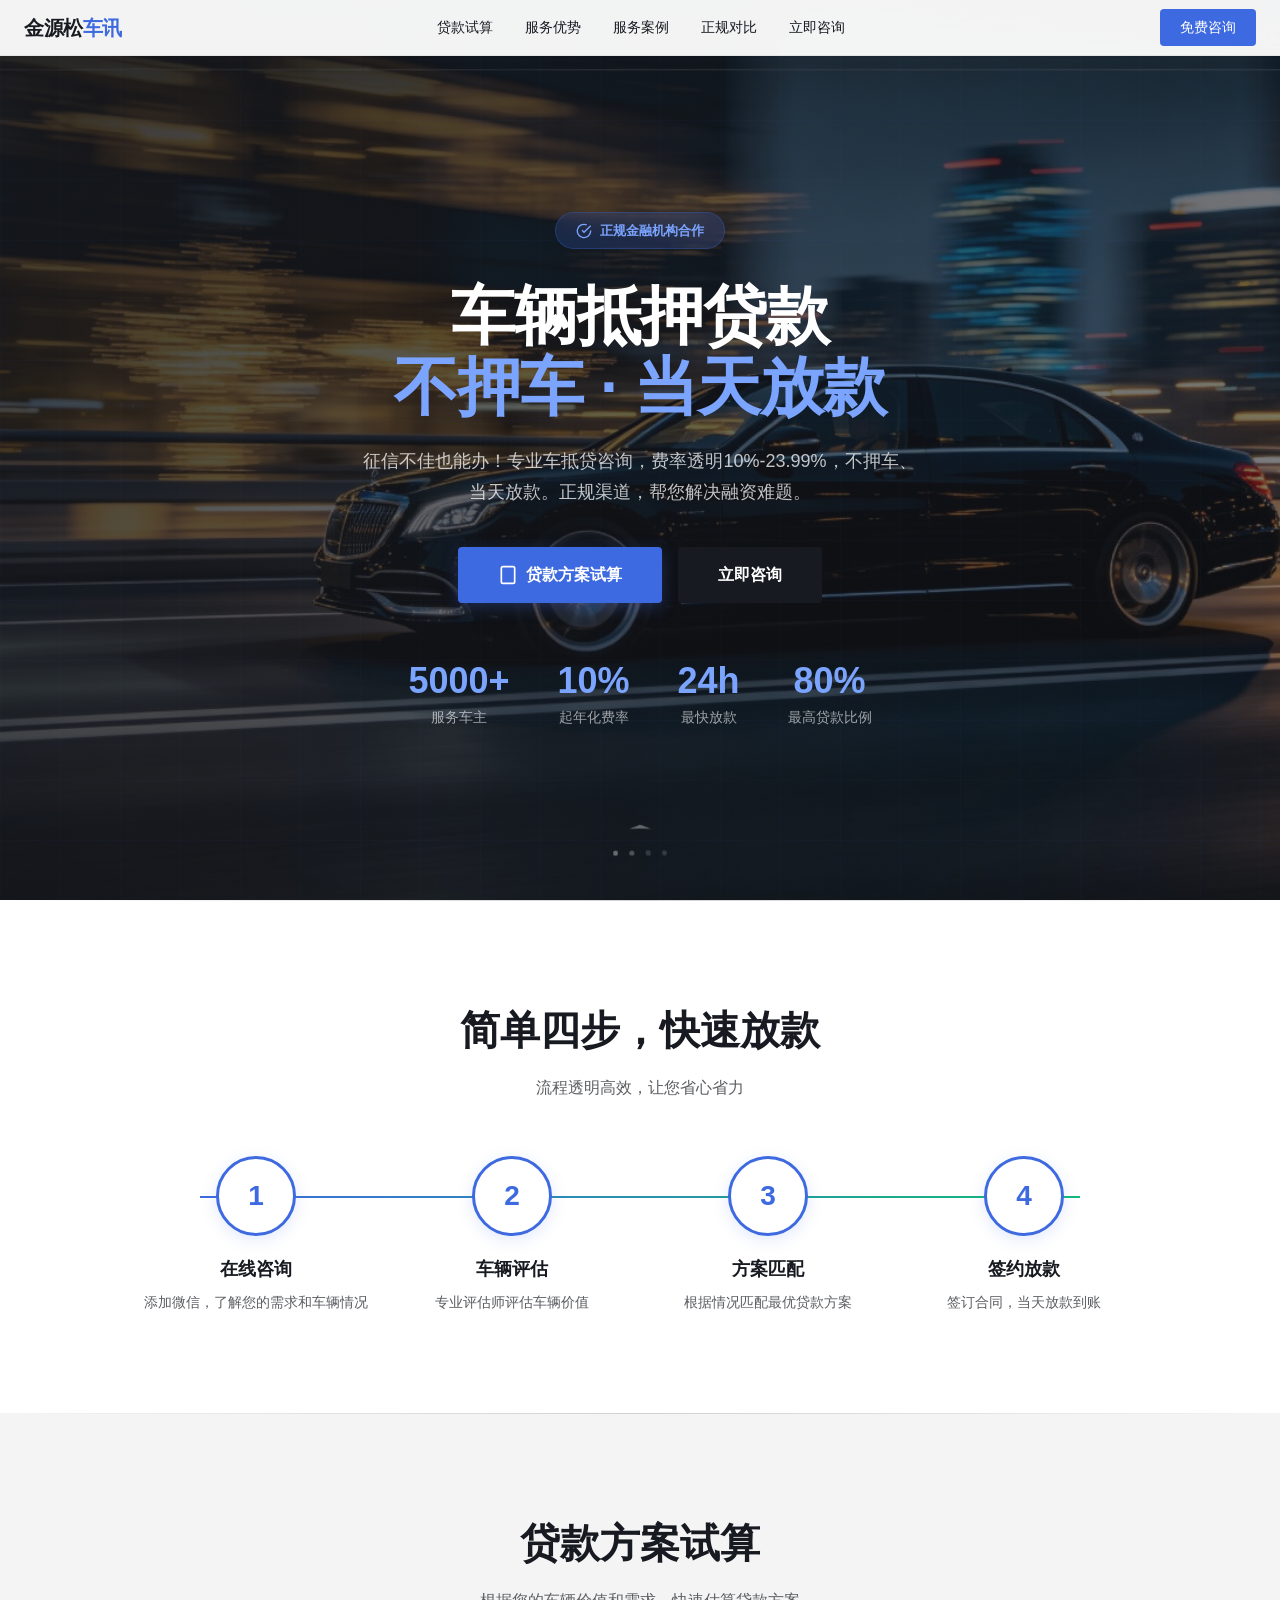
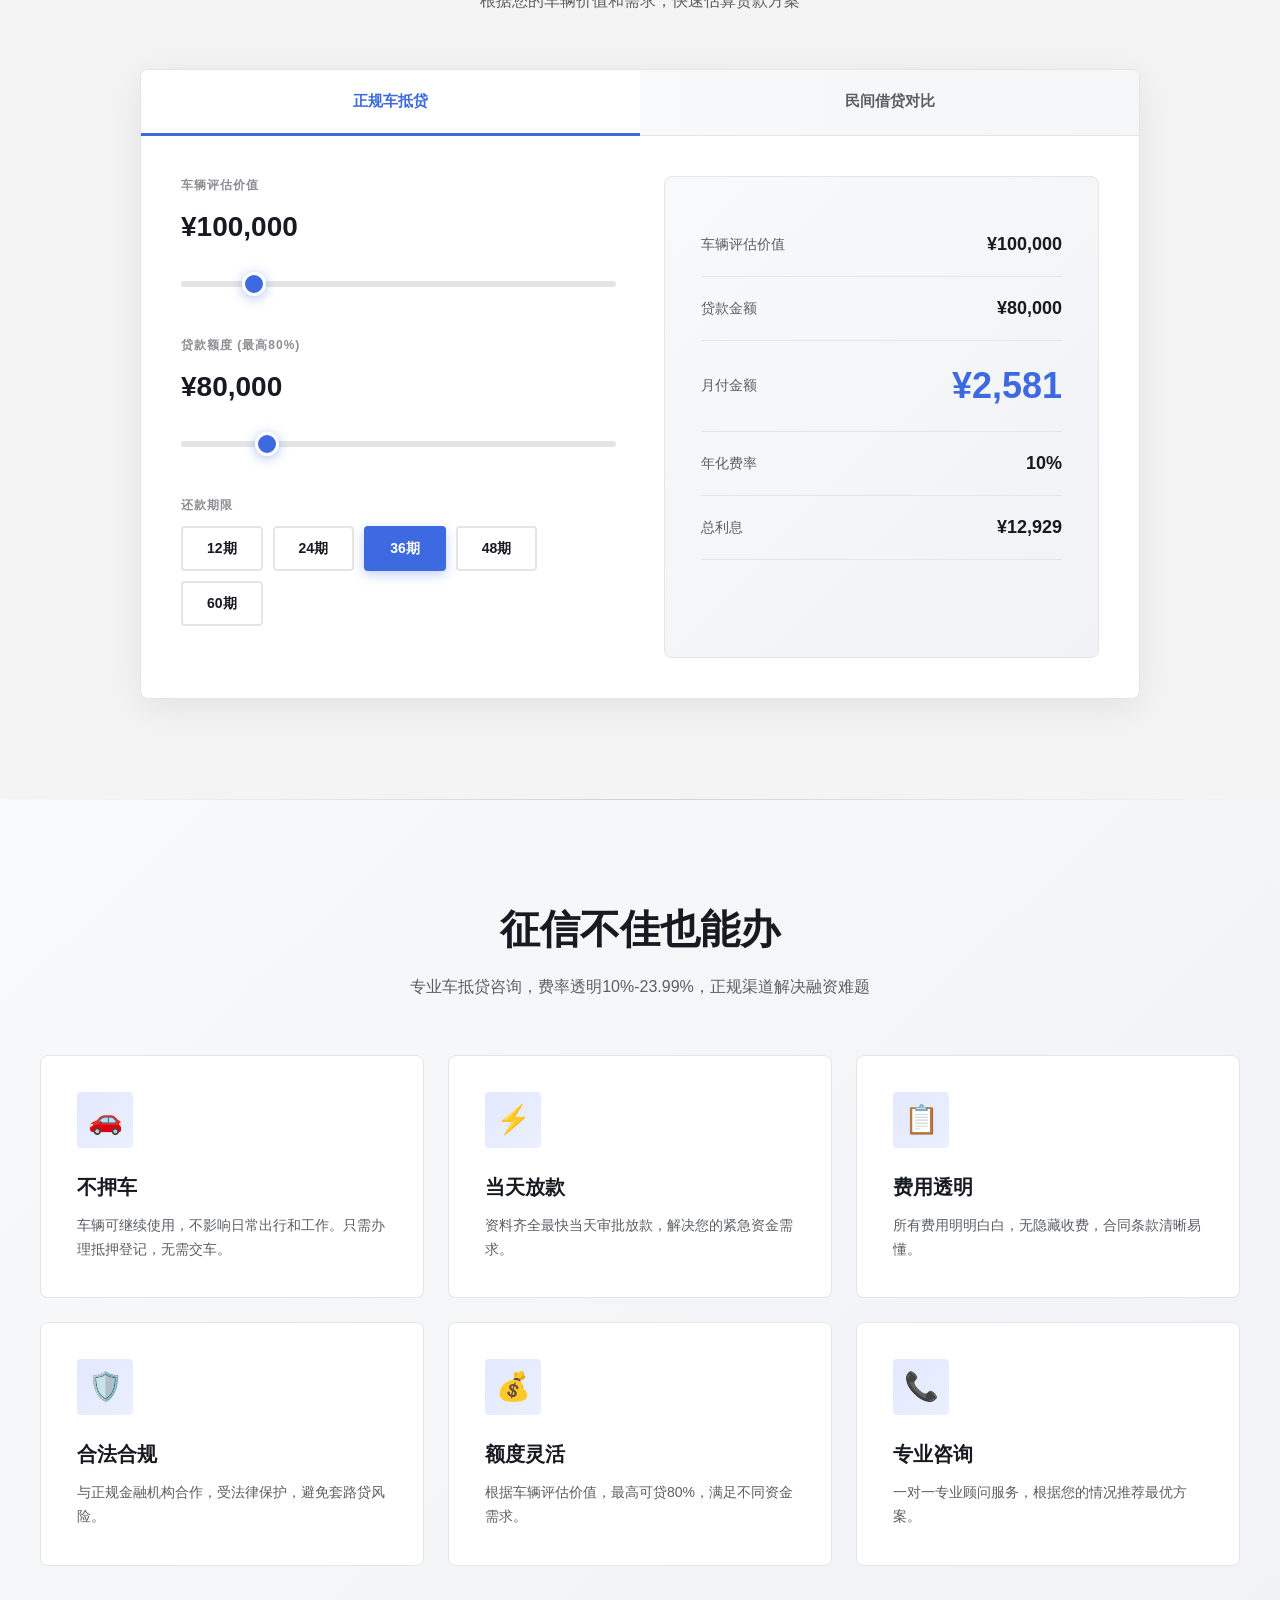
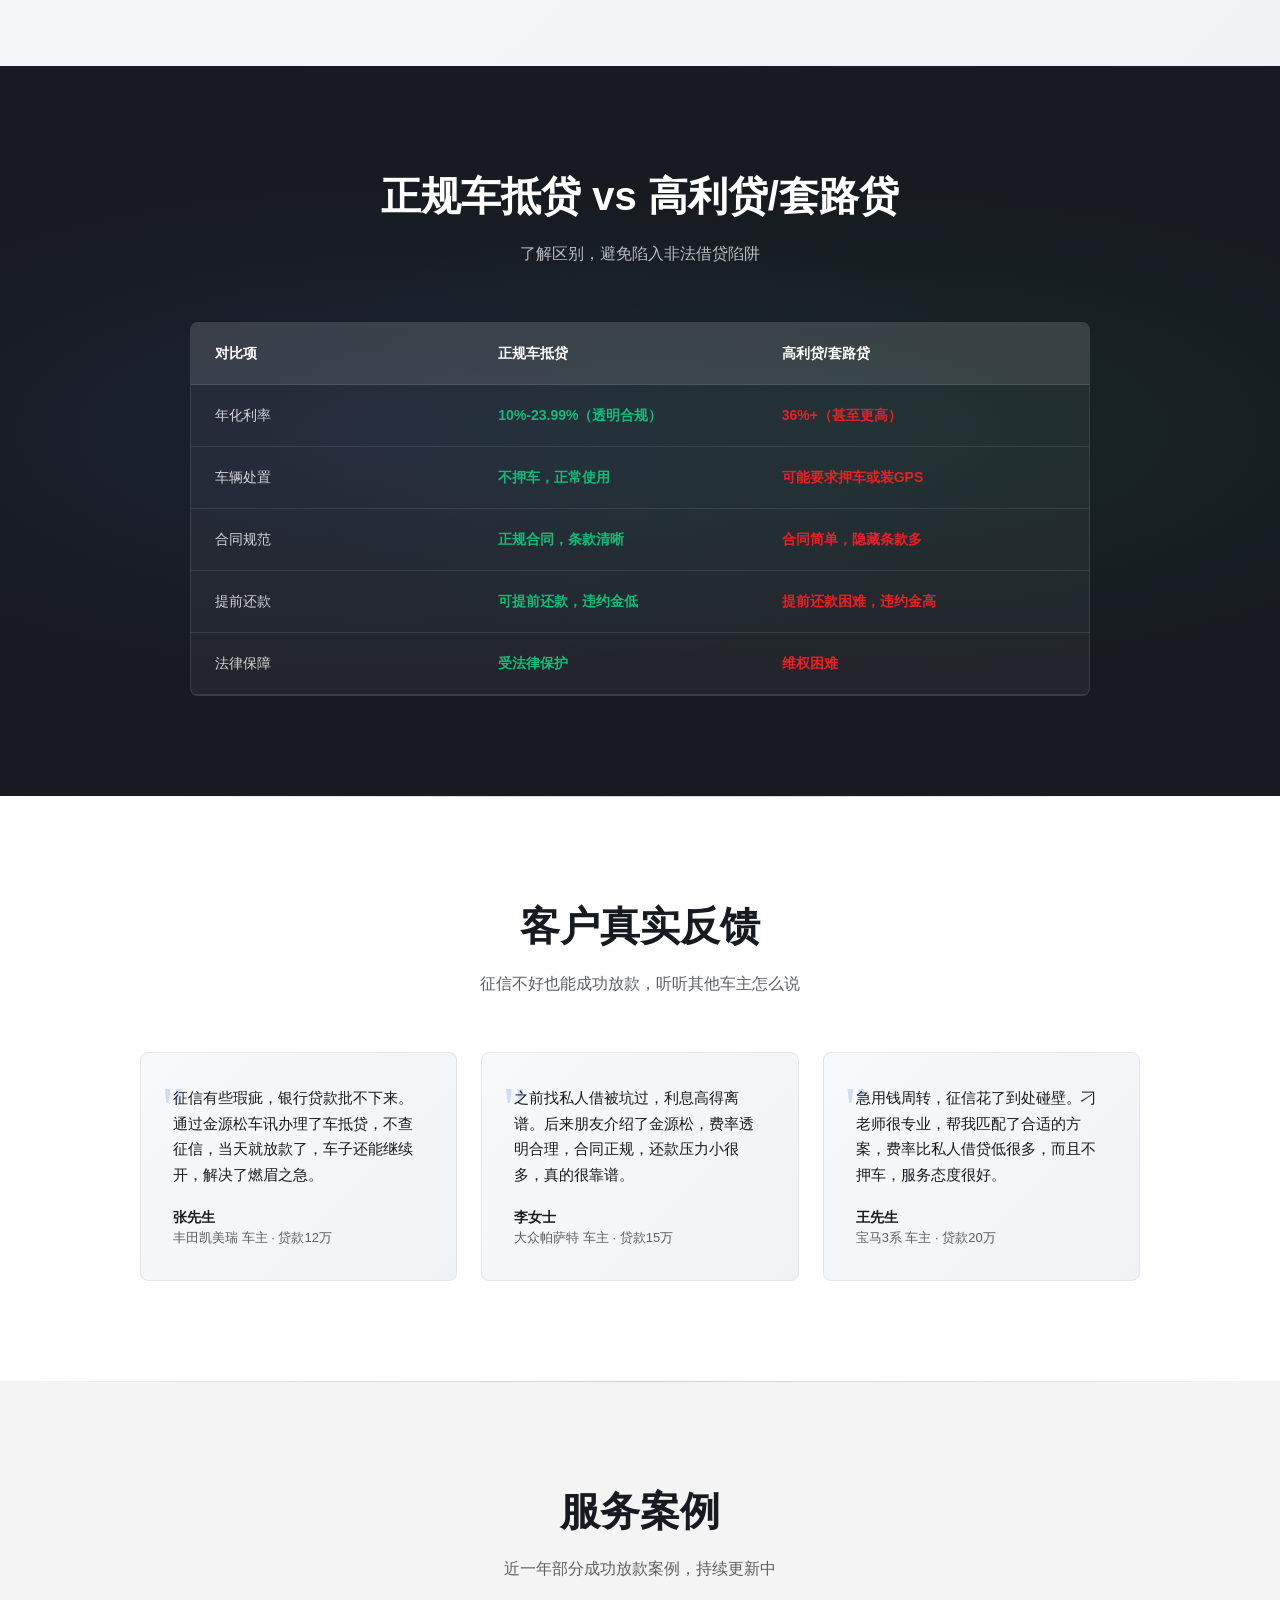
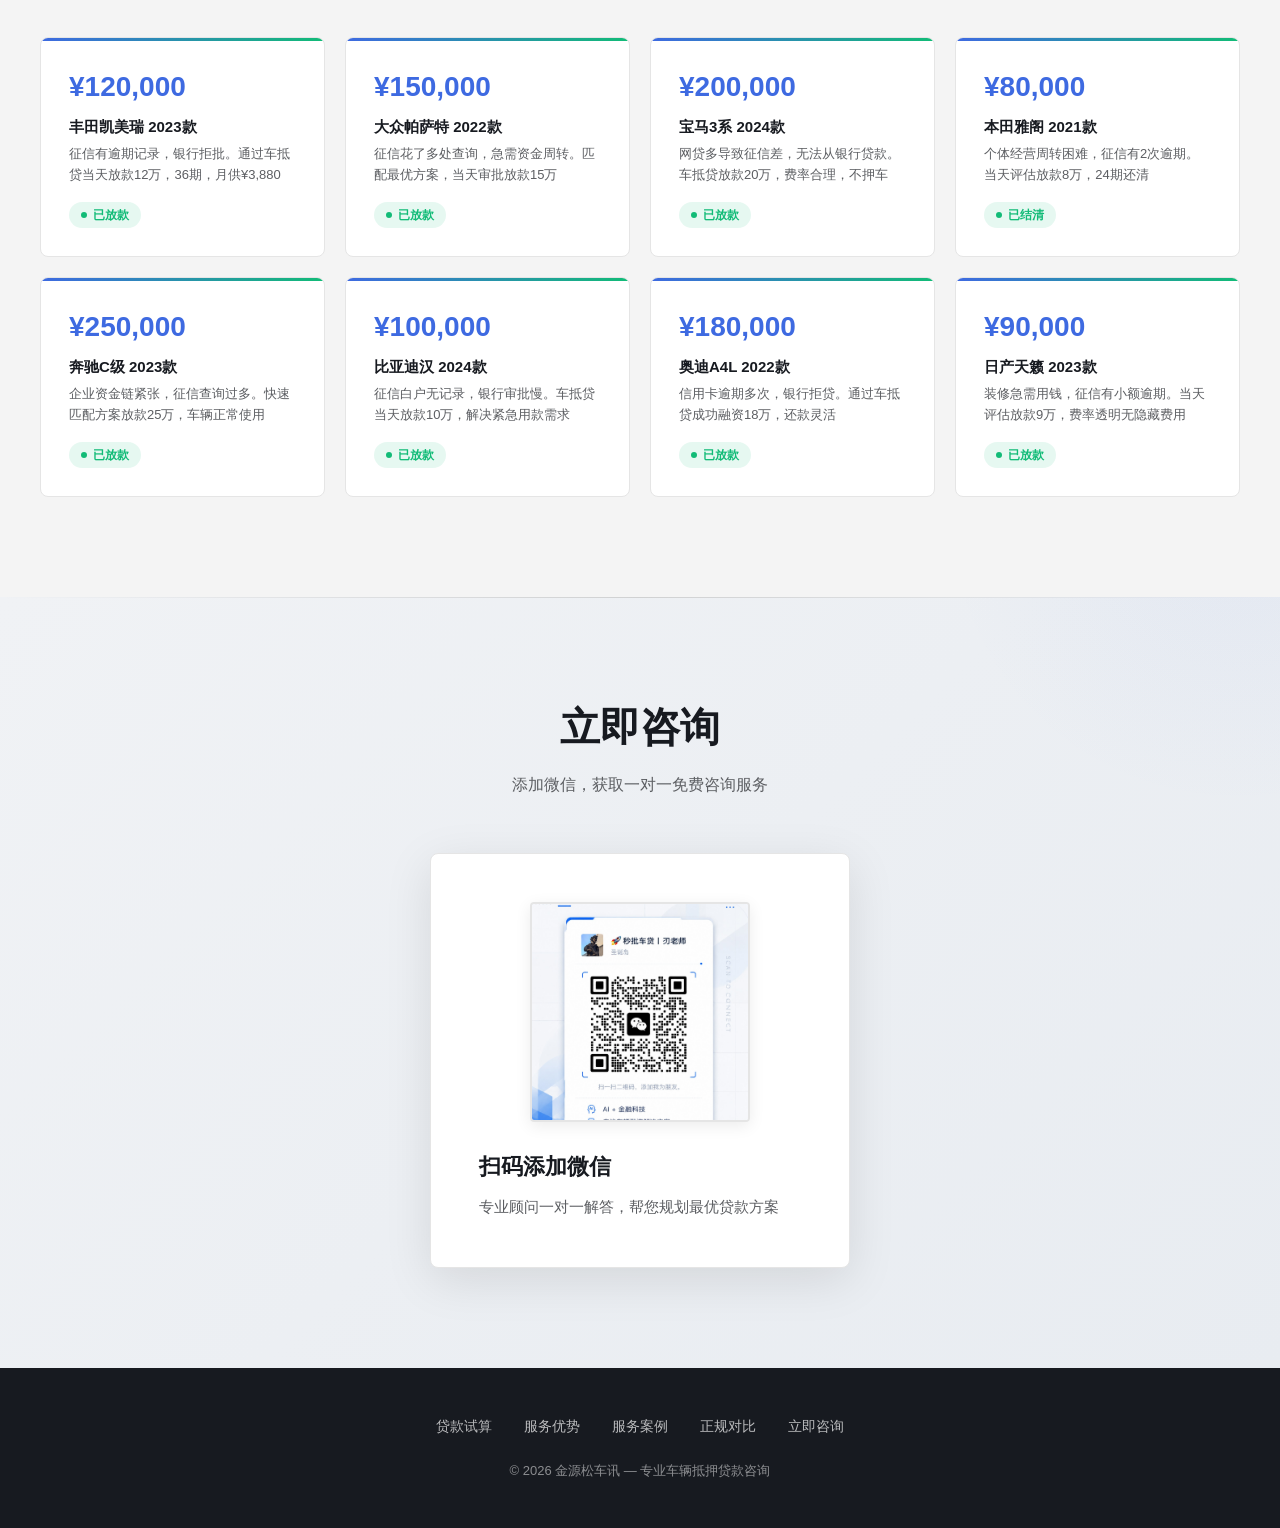
<file: index.html>
<!doctype html>
<html lang="zh-CN">
<head>
  <meta charset="utf-8" />
  <meta name="viewport" content="width=device-width, initial-scale=1" />
  <title>金源松车讯 — 专业车辆抵押贷款咨询</title>
  <meta name="description" content="征信不佳也能办！专业车辆抵押贷款咨询，费率10%-23.99%，不押车、费用透明、当天放款，帮您解决融资难题。" />
  <link rel="preconnect" href="https://fonts.googleapis.com" />
  <link rel="preconnect" href="https://fonts.gstatic.com" crossorigin />
  <link href="https://fonts.googleapis.com/css2?family=Noto+Sans+SC:wght@300;400;500;600;700&display=swap" rel="stylesheet" />
  <style>
    :root {
      --bg-primary: #ffffff;
      --bg-secondary: #f4f4f4;
      --bg-tertiary: #e5e5e5;
      --bg-dark: #171a20;
      --bg-dark-hover: #22262e;
      
      --text-primary: #171a20;
      --text-secondary: #5c5e62;
      --text-muted: #8e8f94;
      --text-light: #ffffff;
      
      --accent: #3e6ae1;
      --accent-hover: #3457b1;
      --accent-light: #e2e8ff;
      
      --success: #12bb77;
      --warning: #f5b800;
      --danger: #e82127;
      
      --border: #d0d1d2;
      --border-light: #e5e5e5;
      
      --font: 'Noto+Sans+SC', -apple-system, BlinkMacSystemFont, sans-serif;
      --radius: 4px;
      --radius-lg: 8px;
      --transition: 0.3s cubic-bezier(0.4,0,0.2,1);
    }

    *, *::before, *::after { box-sizing: border-box; margin: 0; padding: 0; }
    html { scroll-behavior: smooth; }
    body {
      font-family: var(--font);
      font-size: 14px;
      line-height: 1.5;
      color: var(--text-primary);
      background: var(--bg-primary);
      -webkit-font-smoothing: antialiased;
    }
    img { max-width: 100%; height: auto; display: block; }
    a { color: inherit; text-decoration: none; }
    ul, ol { list-style: none; }
    button { font-family: inherit; cursor: pointer; border: none; background: none; }

    /* ===== Header ===== */
    .site-header {
      position: fixed;
      top: 0;
      left: 0;
      right: 0;
      height: 56px;
      background: rgba(255,255,255,0.95);
      backdrop-filter: blur(20px);
      border-bottom: 1px solid var(--border-light);
      z-index: 1000;
      display: flex;
      align-items: center;
      justify-content: space-between;
      padding: 0 24px;
    }
    .logo {
      font-size: 20px;
      font-weight: 700;
      color: var(--text-primary);
      letter-spacing: -0.5px;
    }
    .logo span { color: var(--accent); }
    .header-nav {
      display: flex;
      gap: 32px;
      align-items: center;
    }
    .header-nav a {
      font-size: 14px;
      font-weight: 500;
      color: var(--text-primary);
      transition: color var(--transition);
    }
    .header-nav a:hover { color: var(--accent); }
    .header-cta {
      background: var(--accent);
      color: white;
      padding: 8px 20px;
      border-radius: var(--radius);
      font-size: 14px;
      font-weight: 500;
      transition: background var(--transition);
    }
    .header-cta:hover { background: var(--accent-hover); }

    /* ===== Hero Section with Background Pattern ===== */
    .hero {
      min-height: 100vh;
      display: flex;
      flex-direction: column;
      justify-content: center;
      align-items: center;
      text-align: center;
      padding: 120px 24px 80px;
      background: 
        linear-gradient(135deg, rgba(23,26,32,0.85) 0%, rgba(23,26,32,0.7) 40%, rgba(23,26,32,0.5) 100%),
        url('images/hero_bg.jpg') center/cover no-repeat;
      position: relative;
      overflow: hidden;
    }
    .hero::before {
      content: '';
      position: absolute;
      top: 0;
      left: 0;
      right: 0;
      bottom: 0;
      background-image: 
        linear-gradient(rgba(62,106,225,0.03) 1px, transparent 1px),
        linear-gradient(90deg, rgba(62,106,225,0.03) 1px, transparent 1px);
      background-size: 60px 60px;
      pointer-events: none;
    }
    .hero-content {
      position: relative;
      z-index: 1;
      max-width: 800px;
    }
    .hero-badge {
      display: inline-flex;
      align-items: center;
      gap: 8px;
      background: rgba(62,106,225,0.2);
      color: #7ba4ff;
      padding: 8px 20px;
      border-radius: 100px;
      font-size: 13px;
      font-weight: 600;
      margin-bottom: 32px;
      border: 1px solid rgba(62,106,225,0.3);
      backdrop-filter: blur(10px);
    }
    .hero h1 {
      font-size: clamp(36px, 6vw, 64px);
      font-weight: 700;
      line-height: 1.1;
      letter-spacing: -1px;
      margin-bottom: 24px;
      color: #ffffff;
    }
    .hero h1 .highlight { color: #7ba4ff; }
    .hero-desc {
      font-size: 18px;
      color: rgba(255,255,255,0.75);
      margin-bottom: 40px;
      line-height: 1.7;
      max-width: 560px;
      margin-left: auto;
      margin-right: auto;
    }
    .hero-cta-group {
      display: flex;
      gap: 16px;
      flex-wrap: wrap;
      justify-content: center;
      margin-bottom: 60px;
    }
    .btn-primary {
      background: var(--accent);
      color: white;
      padding: 16px 40px;
      border-radius: var(--radius);
      font-size: 16px;
      font-weight: 600;
      transition: all var(--transition);
      display: inline-flex;
      align-items: center;
      gap: 8px;
      box-shadow: 0 4px 16px rgba(62,106,225,0.3);
    }
    .btn-primary:hover { 
      background: var(--accent-hover); 
      transform: translateY(-2px);
      box-shadow: 0 8px 24px rgba(62,106,225,0.4);
    }
    .btn-secondary {
      background: var(--bg-dark);
      color: white;
      padding: 16px 40px;
      border-radius: var(--radius);
      font-size: 16px;
      font-weight: 600;
      transition: all var(--transition);
    }
    .btn-secondary:hover { 
      background: var(--bg-dark-hover); 
      transform: translateY(-2px);
    }

    /* Hero Stats */
    .hero-stats {
      display: flex;
      justify-content: center;
      gap: 48px;
      flex-wrap: wrap;
      position: relative;
      z-index: 1;
    }
    .stat-item {
      text-align: center;
    }
    .stat-number {
      font-size: 36px;
      font-weight: 700;
      color: #7ba4ff;
      line-height: 1;
      margin-bottom: 8px;
    }
    .stat-label {
      font-size: 14px;
      color: rgba(255,255,255,0.6);
    }

    /* ===== Calculator Section ===== */
    .calculator-section {
      background: var(--bg-secondary);
      padding: 100px 24px;
      position: relative;
    }
    .calculator-section::before {
      content: '';
      position: absolute;
      top: 0;
      left: 0;
      right: 0;
      height: 1px;
      background: linear-gradient(90deg, transparent, var(--border), transparent);
    }
    .section-header {
      text-align: center;
      margin-bottom: 56px;
    }
    .section-header h2 {
      font-size: clamp(28px, 4vw, 40px);
      font-weight: 700;
      margin-bottom: 16px;
    }
    .section-header p {
      font-size: 16px;
      color: var(--text-secondary);
      max-width: 500px;
      margin: 0 auto;
    }

    .calculator-container {
      max-width: 1000px;
      margin: 0 auto;
      background: white;
      border-radius: var(--radius-lg);
      box-shadow: 0 8px 40px rgba(0,0,0,0.08);
      overflow: hidden;
      border: 1px solid var(--border-light);
    }
    .calc-tabs {
      display: flex;
      border-bottom: 1px solid var(--border-light);
      background: linear-gradient(to right, #fafbfc, #f5f6f8);
    }
    .calc-tab {
      flex: 1;
      padding: 20px;
      text-align: center;
      font-size: 15px;
      font-weight: 600;
      color: var(--text-secondary);
      cursor: pointer;
      transition: all var(--transition);
      border-bottom: 3px solid transparent;
      margin-bottom: -1px;
    }
    .calc-tab.active {
      color: var(--accent);
      border-bottom-color: var(--accent);
      background: white;
    }
    .calc-tab:hover { color: var(--accent); }

    .calc-body {
      padding: 40px;
      display: grid;
      grid-template-columns: 1fr 1fr;
      gap: 48px;
    }
    @media (max-width: 768px) {
      .calc-body { grid-template-columns: 1fr; gap: 32px; }
    }

    .calc-field {
      margin-bottom: 32px;
    }
    .calc-field label {
      display: block;
      font-size: 12px;
      font-weight: 600;
      color: var(--text-muted);
      margin-bottom: 12px;
      text-transform: uppercase;
      letter-spacing: 1px;
    }
    .calc-field .value-display {
      font-size: 28px;
      font-weight: 700;
      color: var(--text-primary);
      margin-bottom: 16px;
    }
    .slider-container {
      position: relative;
      height: 40px;
      display: flex;
      align-items: center;
    }
    input[type="range"] {
      -webkit-appearance: none;
      width: 100%;
      height: 6px;
      background: var(--border-light);
      border-radius: 3px;
      outline: none;
    }
    input[type="range"]::-webkit-slider-thumb {
      -webkit-appearance: none;
      width: 24px;
      height: 24px;
      background: var(--accent);
      border-radius: 50%;
      cursor: pointer;
      box-shadow: 0 2px 12px rgba(62,106,225,0.4);
      transition: transform var(--transition);
      border: 3px solid white;
    }
    input[type="range"]::-webkit-slider-thumb:hover { transform: scale(1.15); }

    .term-options {
      display: flex;
      gap: 10px;
      flex-wrap: wrap;
    }
    .term-option {
      padding: 10px 24px;
      border: 2px solid var(--border-light);
      border-radius: var(--radius);
      font-size: 14px;
      font-weight: 600;
      cursor: pointer;
      transition: all var(--transition);
      background: white;
    }
    .term-option:hover { border-color: var(--accent); color: var(--accent); }
    .term-option.active {
      background: var(--accent);
      border-color: var(--accent);
      color: white;
      box-shadow: 0 4px 12px rgba(62,106,225,0.3);
    }

    .calc-result {
      background: linear-gradient(135deg, #f8f9fa 0%, #f0f2f5 100%);
      border-radius: var(--radius-lg);
      padding: 36px;
      border: 1px solid var(--border-light);
    }
    .result-item {
      display: flex;
      justify-content: space-between;
      align-items: center;
      padding: 18px 0;
      border-bottom: 1px solid var(--border-light);
    }
    .result-item:last-child { border-bottom: none; }
    .result-label {
      font-size: 14px;
      color: var(--text-secondary);
    }
    .result-value {
      font-size: 18px;
      font-weight: 700;
      color: var(--text-primary);
    }
    .result-value.highlight {
      font-size: 36px;
      color: var(--accent);
    }
    .result-value.saving {
      color: var(--success);
    }

    /* ===== Process Section ===== */
    .process-section {
      padding: 100px 24px;
      background: white;
      position: relative;
    }
    .process-section::before {
      content: '';
      position: absolute;
      top: 0;
      left: 0;
      right: 0;
      height: 1px;
      background: linear-gradient(90deg, transparent, var(--border), transparent);
    }
    .process-steps {
      max-width: 1000px;
      margin: 0 auto;
      display: flex;
      justify-content: space-between;
      gap: 24px;
      position: relative;
    }
    .process-steps::before {
      content: '';
      position: absolute;
      top: 40px;
      left: 60px;
      right: 60px;
      height: 2px;
      background: linear-gradient(90deg, var(--accent), var(--success));
      z-index: 0;
    }
    @media (max-width: 768px) {
      .process-steps { flex-direction: column; }
      .process-steps::before { display: none; }
    }
    .process-step {
      flex: 1;
      text-align: center;
      position: relative;
      z-index: 1;
    }
    .step-number {
      width: 80px;
      height: 80px;
      background: white;
      border: 3px solid var(--accent);
      border-radius: 50%;
      display: flex;
      align-items: center;
      justify-content: center;
      margin: 0 auto 20px;
      font-size: 28px;
      font-weight: 700;
      color: var(--accent);
      box-shadow: 0 4px 16px rgba(62,106,225,0.15);
    }
    .process-step h3 {
      font-size: 18px;
      font-weight: 700;
      margin-bottom: 8px;
    }
    .process-step p {
      font-size: 14px;
      color: var(--text-secondary);
      line-height: 1.6;
    }

    /* ===== Features Section ===== */
    .features-section {
      padding: 100px 24px;
      background: 
        linear-gradient(135deg, #f8f9fa 0%, #f0f2f5 100%);
      position: relative;
    }
    .features-section::before {
      content: '';
      position: absolute;
      top: 0;
      left: 0;
      right: 0;
      height: 1px;
      background: linear-gradient(90deg, transparent, var(--border), transparent);
    }
    .features-grid {
      max-width: 1200px;
      margin: 0 auto;
      display: grid;
      grid-template-columns: repeat(auto-fit, minmax(320px, 1fr));
      gap: 24px;
    }
    .feature-card {
      padding: 36px;
      border-radius: var(--radius-lg);
      background: white;
      transition: all var(--transition);
      border: 1px solid var(--border-light);
      position: relative;
      overflow: hidden;
    }
    .feature-card::before {
      content: '';
      position: absolute;
      top: 0;
      left: 0;
      right: 0;
      height: 3px;
      background: linear-gradient(90deg, var(--accent), var(--success));
      transform: scaleX(0);
      transition: transform var(--transition);
    }
    .feature-card:hover::before {
      transform: scaleX(1);
    }
    .feature-card:hover {
      transform: translateY(-6px);
      box-shadow: 0 20px 60px rgba(0,0,0,0.1);
      border-color: var(--accent);
    }
    .feature-icon {
      width: 56px;
      height: 56px;
      background: linear-gradient(135deg, var(--accent-light), rgba(62,106,225,0.1));
      border-radius: var(--radius);
      display: flex;
      align-items: center;
      justify-content: center;
      margin-bottom: 24px;
      font-size: 28px;
    }
    .feature-card h3 {
      font-size: 20px;
      font-weight: 700;
      margin-bottom: 12px;
    }
    .feature-card p {
      font-size: 14px;
      color: var(--text-secondary);
      line-height: 1.7;
    }

    /* ===== Comparison Section ===== */
    .comparison-section {
      padding: 100px 24px;
      background: var(--bg-dark);
      color: white;
      position: relative;
      overflow: hidden;
    }
    .comparison-section::before {
      content: '';
      position: absolute;
      top: 0;
      left: 0;
      right: 0;
      bottom: 0;
      background: 
        radial-gradient(ellipse at 30% 50%, rgba(62,106,225,0.1) 0%, transparent 50%),
        radial-gradient(ellipse at 70% 50%, rgba(18,187,119,0.08) 0%, transparent 50%);
      pointer-events: none;
    }
    .comparison-section .section-header h2,
    .comparison-section .section-header p {
      color: white;
      position: relative;
      z-index: 1;
    }
    .comparison-section .section-header p {
      opacity: 0.7;
    }
    .comparison-table {
      max-width: 900px;
      margin: 0 auto;
      background: rgba(255,255,255,0.05);
      border-radius: var(--radius-lg);
      overflow: hidden;
      border: 1px solid rgba(255,255,255,0.1);
      position: relative;
      z-index: 1;
    }
    .comparison-row {
      display: grid;
      grid-template-columns: 1fr 1fr 1fr;
      padding: 20px 24px;
      border-bottom: 1px solid rgba(255,255,255,0.1);
      align-items: center;
    }
    .comparison-row.header {
      background: rgba(255,255,255,0.1);
      font-weight: 700;
      font-size: 14px;
    }
    .comparison-row .check { color: var(--success); font-weight: 700; }
    .comparison-row .cross { color: var(--danger); font-weight: 700; }
    .comparison-row .label { opacity: 0.8; }

    /* ===== Testimonials Section ===== */
    .testimonials-section {
      padding: 100px 24px;
      background: white;
      position: relative;
    }
    .testimonials-section::before {
      content: '';
      position: absolute;
      top: 0;
      left: 0;
      right: 0;
      height: 1px;
      background: linear-gradient(90deg, transparent, var(--border), transparent);
    }
    .testimonials-grid {
      max-width: 1000px;
      margin: 0 auto;
      display: grid;
      grid-template-columns: repeat(auto-fit, minmax(300px, 1fr));
      gap: 24px;
    }
    .testimonial-card {
      padding: 32px;
      background: linear-gradient(135deg, #f8f9fa, #f0f2f5);
      border-radius: var(--radius-lg);
      border: 1px solid var(--border-light);
      position: relative;
    }
    .testimonial-card::before {
      content: '"';
      font-size: 60px;
      color: var(--accent);
      opacity: 0.2;
      position: absolute;
      top: 10px;
      left: 20px;
      font-family: Georgia, serif;
    }
    .testimonial-text {
      font-size: 15px;
      line-height: 1.7;
      color: var(--text-primary);
      margin-bottom: 20px;
      position: relative;
      z-index: 1;
    }
    .testimonial-author {
      font-size: 14px;
      font-weight: 600;
      color: var(--text-primary);
    }
    .testimonial-role {
      font-size: 13px;
      color: var(--text-secondary);
    }

    /* ===== Cases Section ===== */
    .cases-section {
      padding: 100px 24px;
      background: var(--bg-secondary);
      position: relative;
    }
    .cases-section::before {
      content: '';
      position: absolute;
      top: 0;
      left: 0;
      right: 0;
      height: 1px;
      background: linear-gradient(90deg, transparent, var(--border), transparent);
    }
    .cases-grid {
      max-width: 1200px;
      margin: 0 auto;
      display: grid;
      grid-template-columns: repeat(auto-fit, minmax(260px, 1fr));
      gap: 20px;
    }
    .case-card {
      background: white;
      border-radius: var(--radius-lg);
      padding: 28px;
      border: 1px solid var(--border-light);
      transition: all var(--transition);
      position: relative;
      overflow: hidden;
    }
    .case-card:hover {
      transform: translateY(-4px);
      box-shadow: 0 16px 48px rgba(0,0,0,0.08);
    }
    .case-card::before {
      content: '';
      position: absolute;
      top: 0;
      left: 0;
      right: 0;
      height: 3px;
      background: linear-gradient(90deg, var(--accent), var(--success));
    }
    .case-amount {
      font-size: 28px;
      font-weight: 700;
      color: var(--accent);
      margin-bottom: 8px;
    }
    .case-vehicle {
      font-size: 15px;
      font-weight: 600;
      color: var(--text-primary);
      margin-bottom: 6px;
    }
    .case-detail {
      font-size: 13px;
      color: var(--text-secondary);
      line-height: 1.6;
    }
    .case-status {
      display: inline-flex;
      align-items: center;
      gap: 6px;
      margin-top: 16px;
      padding: 4px 12px;
      background: rgba(18,187,119,0.1);
      color: var(--success);
      border-radius: 100px;
      font-size: 12px;
      font-weight: 600;
    }
    .case-status::before {
      content: '';
      width: 6px;
      height: 6px;
      background: var(--success);
      border-radius: 50%;
    }

    /* ===== QR Section ===== */
    .qr-section {
      padding: 100px 24px;
      background: 
        linear-gradient(135deg, #f0f2f5 0%, #e8ecf1 100%);
      position: relative;
      overflow: hidden;
    }
    .qr-section::before {
      content: '';
      position: absolute;
      top: 0;
      left: 0;
      right: 0;
      height: 1px;
      background: linear-gradient(90deg, transparent, var(--border), transparent);
    }
    .qr-section::after {
      content: '';
      position: absolute;
      top: -50%;
      right: -20%;
      width: 600px;
      height: 600px;
      background: radial-gradient(circle, rgba(62,106,225,0.05) 0%, transparent 70%);
      pointer-events: none;
    }
    .qr-container {
      max-width: 420px;
      margin: 0 auto;
      background: white;
      border-radius: var(--radius-lg);
      padding: 48px;
      box-shadow: 0 12px 48px rgba(0,0,0,0.1);
      border: 1px solid var(--border-light);
      position: relative;
      z-index: 1;
    }
    .qr-image {
      width: 220px;
      height: 220px;
      margin: 0 auto 28px;
      border-radius: var(--radius);
      overflow: hidden;
      border: 2px solid var(--border-light);
      box-shadow: 0 4px 16px rgba(0,0,0,0.08);
    }
    .qr-image img {
      width: 100%;
      height: 100%;
      object-fit: cover;
    }
    .qr-text h3 {
      font-size: 22px;
      font-weight: 700;
      margin-bottom: 12px;
    }
    .qr-text p {
      font-size: 15px;
      color: var(--text-secondary);
      line-height: 1.6;
    }

    /* ===== Footer ===== */
    .site-footer {
      background: var(--bg-dark);
      color: white;
      padding: 48px 24px;
      text-align: center;
      position: relative;
    }
    .footer-links {
      display: flex;
      justify-content: center;
      gap: 32px;
      margin-bottom: 24px;
      flex-wrap: wrap;
    }
    .footer-links a {
      font-size: 14px;
      color: rgba(255,255,255,0.7);
      transition: color var(--transition);
    }
    .footer-links a:hover { color: white; }
    .copyright {
      font-size: 13px;
      color: rgba(255,255,255,0.5);
    }

    /* ===== Mobile Menu ===== */
    .mobile-menu-btn {
      display: none;
      flex-direction: column;
      gap: 5px;
      cursor: pointer;
      padding: 8px;
    }
    .mobile-menu-btn span {
      display: block;
      width: 24px;
      height: 2px;
      background: var(--text-primary);
      transition: all var(--transition);
    }
    @media (max-width: 768px) {
      .header-nav { display: none; }
      .mobile-menu-btn { display: flex; }
      .hero { padding-top: 100px; }
      .hero-stats { gap: 24px; }
      .process-steps::before { display: none; }
    }
  </style>
</head>
<body>

  <!-- Header -->
  <header class="site-header">
    <div class="logo">金源松<span>车讯</span></div>
    <nav class="header-nav">
      <a href="#calculator">贷款试算</a>
      <a href="#features">服务优势</a>
      <a href="#cases">服务案例</a>
      <a href="#comparison">正规对比</a>
      <a href="#contact">立即咨询</a>
    </nav>
    <a href="#contact" class="header-cta">免费咨询</a>
    <div class="mobile-menu-btn">
      <span></span>
      <span></span>
      <span></span>
    </div>
  </header>

  <!-- Hero Section -->
  <section class="hero">
    <div class="hero-content">
      <div class="hero-badge">
        <svg width="16" height="16" viewBox="0 0 24 24" fill="none" stroke="currentColor" stroke-width="2"><path d="M22 11.08V12a10 10 0 1 1-5.93-9.14"></path><polyline points="22 4 12 14.01 9 11.01"></polyline></svg>
        正规金融机构合作
      </div>
      <h1>车辆抵押贷款<br><span class="highlight">不押车 · 当天放款</span></h1>
      <p class="hero-desc">
        征信不佳也能办！专业车抵贷咨询，费率透明10%-23.99%，不押车、当天放款。正规渠道，帮您解决融资难题。
      </p>
      <div class="hero-cta-group">
        <a href="#calculator" class="btn-primary">
          <svg width="20" height="20" viewBox="0 0 24 24" fill="none" stroke="currentColor" stroke-width="2"><rect x="4" y="2" width="16" height="20" rx="2"></rect><line x1="12" y1="18" x2="12.01" y2="18"></line></svg>
          贷款方案试算
        </a>
        <a href="#contact" class="btn-secondary">立即咨询</a>
      </div>
    </div>
    <div class="hero-stats">
      <div class="stat-item">
        <div class="stat-number">5000+</div>
        <div class="stat-label">服务车主</div>
      </div>
      <div class="stat-item">
        <div class="stat-number">10%</div>
        <div class="stat-label">起年化费率</div>
      </div>
      <div class="stat-item">
        <div class="stat-number">24h</div>
        <div class="stat-label">最快放款</div>
      </div>
      <div class="stat-item">
        <div class="stat-number">80%</div>
        <div class="stat-label">最高贷款比例</div>
      </div>
    </div>
  </section>

  <!-- Process Section -->
  <section class="process-section" id="process">
    <div class="section-header">
      <h2>简单四步，快速放款</h2>
      <p>流程透明高效，让您省心省力</p>
    </div>
    <div class="process-steps">
      <div class="process-step">
        <div class="step-number">1</div>
        <h3>在线咨询</h3>
        <p>添加微信，了解您的需求和车辆情况</p>
      </div>
      <div class="process-step">
        <div class="step-number">2</div>
        <h3>车辆评估</h3>
        <p>专业评估师评估车辆价值</p>
      </div>
      <div class="process-step">
        <div class="step-number">3</div>
        <h3>方案匹配</h3>
        <p>根据情况匹配最优贷款方案</p>
      </div>
      <div class="process-step">
        <div class="step-number">4</div>
        <h3>签约放款</h3>
        <p>签订合同，当天放款到账</p>
      </div>
    </div>
  </section>

  <!-- Calculator Section -->
  <section class="calculator-section" id="calculator">
    <div class="section-header">
      <h2>贷款方案试算</h2>
      <p>根据您的车辆价值和需求，快速估算贷款方案</p>
    </div>
    <div class="calculator-container">
      <div class="calc-tabs">
        <div class="calc-tab active" onclick="switchTab(this, 'formal')">正规车抵贷</div>
        <div class="calc-tab" onclick="switchTab(this, 'informal')">民间借贷对比</div>
      </div>
      <div class="calc-body">
        <div class="calc-inputs">
          <div class="calc-field">
            <label>车辆评估价值</label>
            <div class="value-display" id="carValueDisplay">¥100,000</div>
            <div class="slider-container">
              <input type="range" id="carValue" min="30000" max="500000" step="5000" value="100000" oninput="updateCalculation()">
            </div>
          </div>
          <div class="calc-field">
            <label>贷款额度 (最高80%)</label>
            <div class="value-display" id="loanAmountDisplay">¥80,000</div>
            <div class="slider-container">
              <input type="range" id="loanAmount" min="10000" max="400000" step="5000" value="80000" oninput="updateCalculation()">
            </div>
          </div>
          <div class="calc-field">
            <label>还款期限</label>
            <div class="term-options">
              <div class="term-option" onclick="selectTerm(this, 12)">12期</div>
              <div class="term-option" onclick="selectTerm(this, 24)">24期</div>
              <div class="term-option active" onclick="selectTerm(this, 36)">36期</div>
              <div class="term-option" onclick="selectTerm(this, 48)">48期</div>
              <div class="term-option" onclick="selectTerm(this, 60)">60期</div>
            </div>
          </div>
        </div>
        <div class="calc-result">
          <div class="result-item">
            <span class="result-label">车辆评估价值</span>
            <span class="result-value" id="resultCarValue">¥100,000</span>
          </div>
          <div class="result-item">
            <span class="result-label">贷款金额</span>
            <span class="result-value" id="resultLoanAmount">¥80,000</span>
          </div>
          <div class="result-item">
            <span class="result-label">月付金额</span>
            <span class="result-value highlight" id="resultMonthly">¥2,525</span>
          </div>
          <div class="result-item">
            <span class="result-label">年化费率</span>
            <span class="result-value" id="resultRate">10%</span>
          </div>
          <div class="result-item">
            <span class="result-label">总利息</span>
            <span class="result-value" id="resultTotalInterest">¥10,915</span>
          </div>
          <div class="result-item" id="savingRow" style="display:none;">
            <span class="result-label">相比民间借贷节省</span>
            <span class="result-value saving" id="resultSaving">¥15,000+</span>
          </div>
        </div>
      </div>
    </div>
  </section>

  <!-- Features Section -->
  <section class="features-section" id="features">
    <div class="section-header">
      <h2>征信不佳也能办</h2>
      <p>专业车抵贷咨询，费率透明10%-23.99%，正规渠道解决融资难题</p>
    </div>
    <div class="features-grid">
      <div class="feature-card">
        <div class="feature-icon">🚗</div>
        <h3>不押车</h3>
        <p>车辆可继续使用，不影响日常出行和工作。只需办理抵押登记，无需交车。</p>
      </div>
      <div class="feature-card">
        <div class="feature-icon">⚡</div>
        <h3>当天放款</h3>
        <p>资料齐全最快当天审批放款，解决您的紧急资金需求。</p>
      </div>
      <div class="feature-card">
        <div class="feature-icon">📋</div>
        <h3>费用透明</h3>
        <p>所有费用明明白白，无隐藏收费，合同条款清晰易懂。</p>
      </div>
      <div class="feature-card">
        <div class="feature-icon">🛡️</div>
        <h3>合法合规</h3>
        <p>与正规金融机构合作，受法律保护，避免套路贷风险。</p>
      </div>
      <div class="feature-card">
        <div class="feature-icon">💰</div>
        <h3>额度灵活</h3>
        <p>根据车辆评估价值，最高可贷80%，满足不同资金需求。</p>
      </div>
      <div class="feature-card">
        <div class="feature-icon">📞</div>
        <h3>专业咨询</h3>
        <p>一对一专业顾问服务，根据您的情况推荐最优方案。</p>
      </div>
    </div>
  </section>

  <!-- Comparison Section -->
  <section class="comparison-section" id="comparison">
    <div class="section-header">
      <h2>正规车抵贷 vs 高利贷/套路贷</h2>
      <p>了解区别，避免陷入非法借贷陷阱</p>
    </div>
    <div class="comparison-table">
      <div class="comparison-row header">
        <div>对比项</div>
        <div>正规车抵贷</div>
        <div>高利贷/套路贷</div>
      </div>
      <div class="comparison-row">
        <div class="label">年化利率</div>
        <div class="check">10%-23.99%（透明合规）</div>
        <div class="cross">36%+（甚至更高）</div>
      </div>
      <div class="comparison-row">
        <div class="label">车辆处置</div>
        <div class="check">不押车，正常使用</div>
        <div class="cross">可能要求押车或装GPS</div>
      </div>
      <div class="comparison-row">
        <div class="label">合同规范</div>
        <div class="check">正规合同，条款清晰</div>
        <div class="cross">合同简单，隐藏条款多</div>
      </div>
      <div class="comparison-row">
        <div class="label">提前还款</div>
        <div class="check">可提前还款，违约金低</div>
        <div class="cross">提前还款困难，违约金高</div>
      </div>
      <div class="comparison-row">
        <div class="label">法律保障</div>
        <div class="check">受法律保护</div>
        <div class="cross">维权困难</div>
      </div>
    </div>
  </section>

  <!-- Testimonials Section -->
  <section class="testimonials-section" id="testimonials">
    <div class="section-header">
      <h2>客户真实反馈</h2>
      <p>征信不好也能成功放款，听听其他车主怎么说</p>
    </div>
    <div class="testimonials-grid">
      <div class="testimonial-card">
        <p class="testimonial-text">征信有些瑕疵，银行贷款批不下来。通过金源松车讯办理了车抵贷，不查征信，当天就放款了，车子还能继续开，解决了燃眉之急。</p>
        <div class="testimonial-author">张先生</div>
        <div class="testimonial-role">丰田凯美瑞 车主 · 贷款12万</div>
      </div>
      <div class="testimonial-card">
        <p class="testimonial-text">之前找私人借被坑过，利息高得离谱。后来朋友介绍了金源松，费率透明合理，合同正规，还款压力小很多，真的很靠谱。</p>
        <div class="testimonial-author">李女士</div>
        <div class="testimonial-role">大众帕萨特 车主 · 贷款15万</div>
      </div>
      <div class="testimonial-card">
        <p class="testimonial-text">急用钱周转，征信花了到处碰壁。刁老师很专业，帮我匹配了合适的方案，费率比私人借贷低很多，而且不押车，服务态度很好。</p>
        <div class="testimonial-author">王先生</div>
        <div class="testimonial-role">宝马3系 车主 · 贷款20万</div>
      </div>
    </div>
  </section>

  <!-- Cases Section -->
  <section class="cases-section" id="cases">
    <div class="section-header">
      <h2>服务案例</h2>
      <p>近一年部分成功放款案例，持续更新中</p>
    </div>
    <div class="cases-grid">
      <div class="case-card">
        <div class="case-amount">¥120,000</div>
        <div class="case-vehicle">丰田凯美瑞 2023款</div>
        <div class="case-detail">征信有逾期记录，银行拒批。通过车抵贷当天放款12万，36期，月供¥3,880</div>
        <div class="case-status">已放款</div>
      </div>
      <div class="case-card">
        <div class="case-amount">¥150,000</div>
        <div class="case-vehicle">大众帕萨特 2022款</div>
        <div class="case-detail">征信花了多处查询，急需资金周转。匹配最优方案，当天审批放款15万</div>
        <div class="case-status">已放款</div>
      </div>
      <div class="case-card">
        <div class="case-amount">¥200,000</div>
        <div class="case-vehicle">宝马3系 2024款</div>
        <div class="case-detail">网贷多导致征信差，无法从银行贷款。车抵贷放款20万，费率合理，不押车</div>
        <div class="case-status">已放款</div>
      </div>
      <div class="case-card">
        <div class="case-amount">¥80,000</div>
        <div class="case-vehicle">本田雅阁 2021款</div>
        <div class="case-detail">个体经营周转困难，征信有2次逾期。当天评估放款8万，24期还清</div>
        <div class="case-status">已结清</div>
      </div>
      <div class="case-card">
        <div class="case-amount">¥250,000</div>
        <div class="case-vehicle">奔驰C级 2023款</div>
        <div class="case-detail">企业资金链紧张，征信查询过多。快速匹配方案放款25万，车辆正常使用</div>
        <div class="case-status">已放款</div>
      </div>
      <div class="case-card">
        <div class="case-amount">¥100,000</div>
        <div class="case-vehicle">比亚迪汉 2024款</div>
        <div class="case-detail">征信白户无记录，银行审批慢。车抵贷当天放款10万，解决紧急用款需求</div>
        <div class="case-status">已放款</div>
      </div>
      <div class="case-card">
        <div class="case-amount">¥180,000</div>
        <div class="case-vehicle">奥迪A4L 2022款</div>
        <div class="case-detail">信用卡逾期多次，银行拒贷。通过车抵贷成功融资18万，还款灵活</div>
        <div class="case-status">已放款</div>
      </div>
      <div class="case-card">
        <div class="case-amount">¥90,000</div>
        <div class="case-vehicle">日产天籁 2023款</div>
        <div class="case-detail">装修急需用钱，征信有小额逾期。当天评估放款9万，费率透明无隐藏费用</div>
        <div class="case-status">已放款</div>
      </div>
    </div>
  </section>

  <!-- QR Section -->
  <section class="qr-section" id="contact">
    <div class="section-header">
      <h2>立即咨询</h2>
      <p>添加微信，获取一对一免费咨询服务</p>
    </div>
    <div class="qr-container">
      <div class="qr-image">
        <img src="images/qrcode.jpg" alt="金源松车讯微信二维码" onerror="this.parentElement.innerHTML='<div style=\'display:flex;align-items:center;justify-content:center;height:100%;color:#999;\'>二维码</div>'">
      </div>
      <div class="qr-text">
        <h3>扫码添加微信</h3>
        <p>专业顾问一对一解答，帮您规划最优贷款方案</p>
      </div>
    </div>
  </section>

  <!-- Footer -->
  <footer class="site-footer">
    <div class="footer-links">
      <a href="#calculator">贷款试算</a>
      <a href="#features">服务优势</a>
      <a href="#cases">服务案例</a>
      <a href="#comparison">正规对比</a>
      <a href="#contact">立即咨询</a>
    </div>
    <div class="copyright">
      © 2026 金源松车讯 — 专业车辆抵押贷款咨询
    </div>
  </footer>

  <script>
    let currentTerm = 36;
    let currentTab = 'formal';

    function switchTab(element, tab) {
      document.querySelectorAll('.calc-tab').forEach(t => t.classList.remove('active'));
      element.classList.add('active');
      currentTab = tab;
      updateCalculation();
    }

    function selectTerm(element, term) {
      document.querySelectorAll('.term-option').forEach(t => t.classList.remove('active'));
      element.classList.add('active');
      currentTerm = term;
      updateCalculation();
    }

    function updateCalculation() {
      const carValue = parseInt(document.getElementById('carValue').value);
      const loanAmount = parseInt(document.getElementById('loanAmount').value);
      
      // Update displays
      document.getElementById('carValueDisplay').textContent = '¥' + carValue.toLocaleString();
      document.getElementById('loanAmountDisplay').textContent = '¥' + loanAmount.toLocaleString();
      
      // Calculate based on tab
      let rate, monthly, totalInterest;
      
      if (currentTab === 'formal') {
        // Formal loan: 10% annual rate
        rate = 10;
        const monthlyRate = rate / 100 / 12;
        monthly = loanAmount * (monthlyRate * Math.pow(1 + monthlyRate, currentTerm)) / (Math.pow(1 + monthlyRate, currentTerm) - 1);
        totalInterest = monthly * currentTerm - loanAmount;
        document.getElementById('savingRow').style.display = 'none';
      } else {
        // Informal loan: 36% annual rate
        rate = 36;
        const monthlyRate = rate / 100 / 12;
        monthly = loanAmount * (monthlyRate * Math.pow(1 + monthlyRate, currentTerm)) / (Math.pow(1 + monthlyRate, currentTerm) - 1);
        totalInterest = monthly * currentTerm - loanAmount;
        
        // Calculate savings
        const formalRate = 10 / 100 / 12;
        const formalMonthly = loanAmount * (formalRate * Math.pow(1 + formalRate, currentTerm)) / (Math.pow(1 + formalRate, currentTerm) - 1);
        const formalTotalInterest = formalMonthly * currentTerm - loanAmount;
        const saving = totalInterest - formalTotalInterest;
        document.getElementById('resultSaving').textContent = '¥' + Math.round(saving).toLocaleString();
        document.getElementById('savingRow').style.display = 'flex';
      }
      
      // Update results
      document.getElementById('resultCarValue').textContent = '¥' + carValue.toLocaleString();
      document.getElementById('resultLoanAmount').textContent = '¥' + loanAmount.toLocaleString();
      document.getElementById('resultMonthly').textContent = '¥' + Math.round(monthly).toLocaleString();
      document.getElementById('resultRate').textContent = rate + '%';
      document.getElementById('resultTotalInterest').textContent = '¥' + Math.round(totalInterest).toLocaleString();
    }

    // Initialize
    updateCalculation();
  </script>

</body>
</html>
</file>
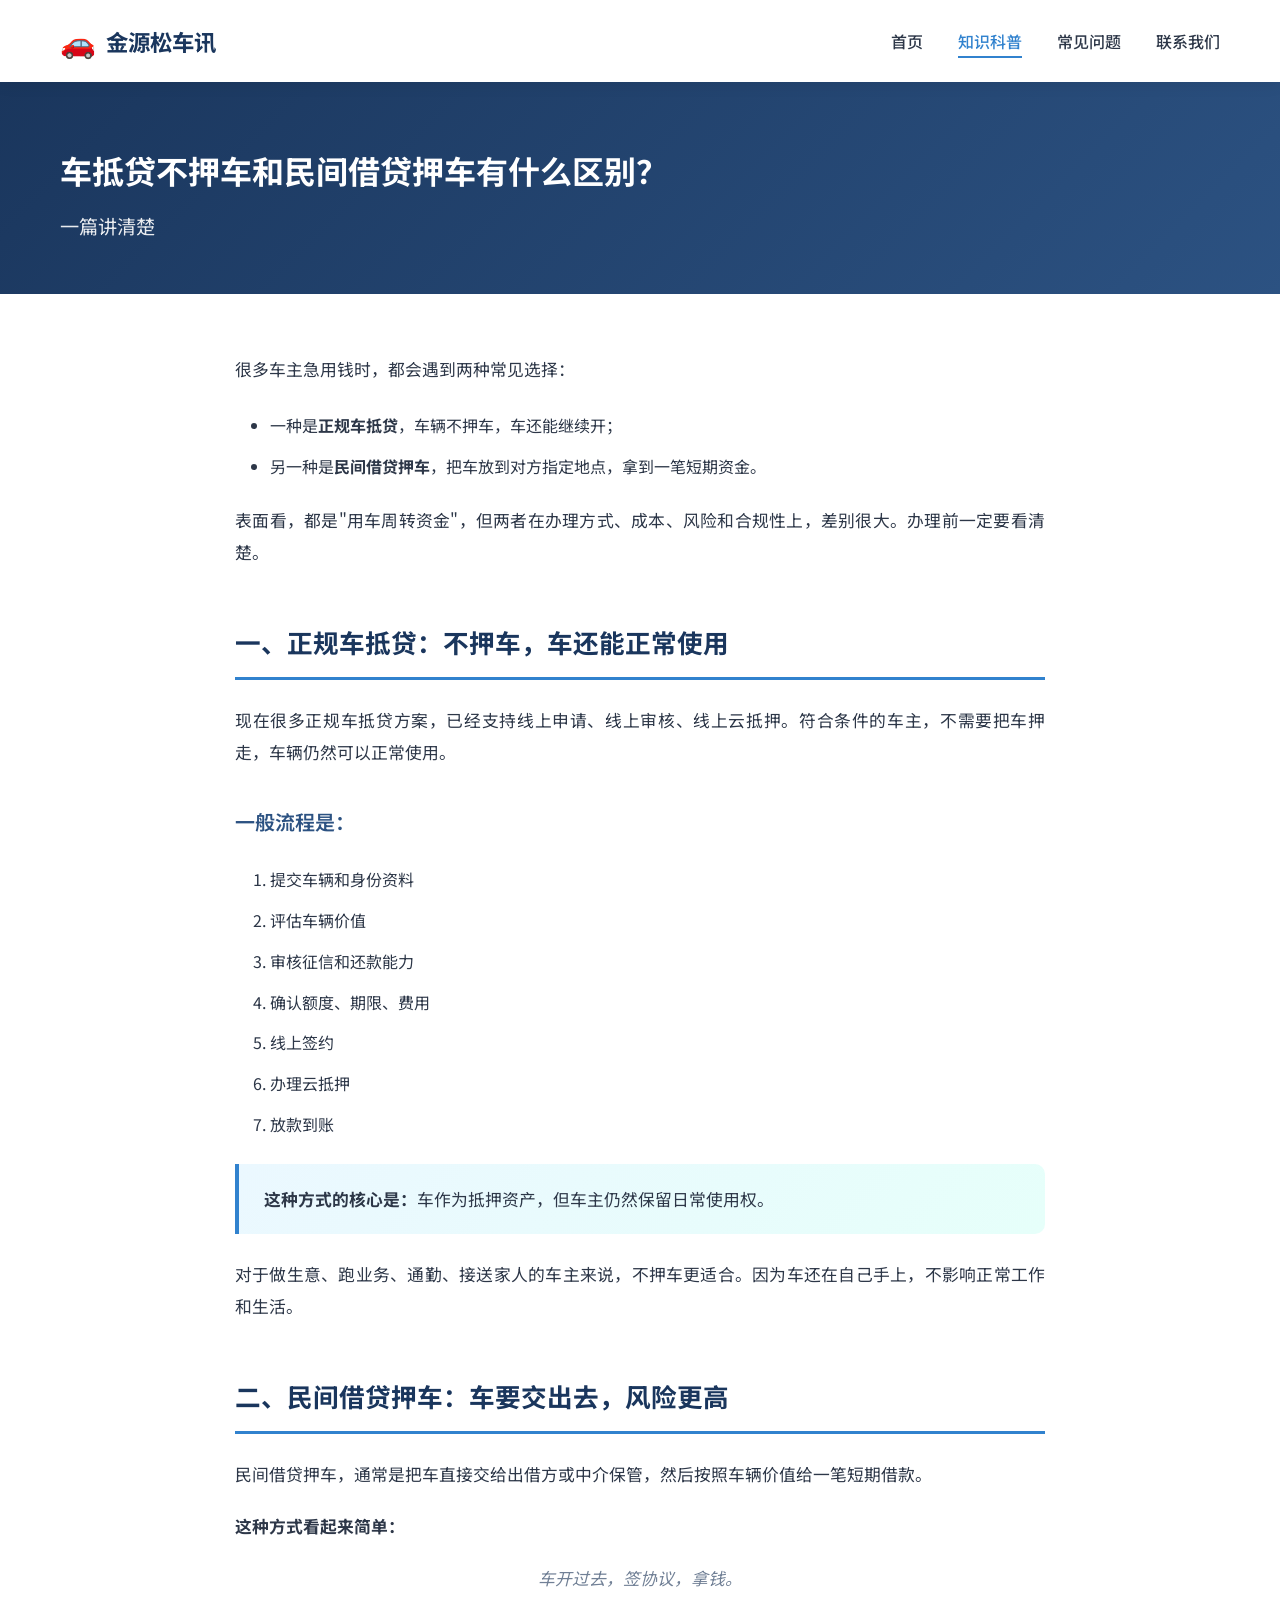
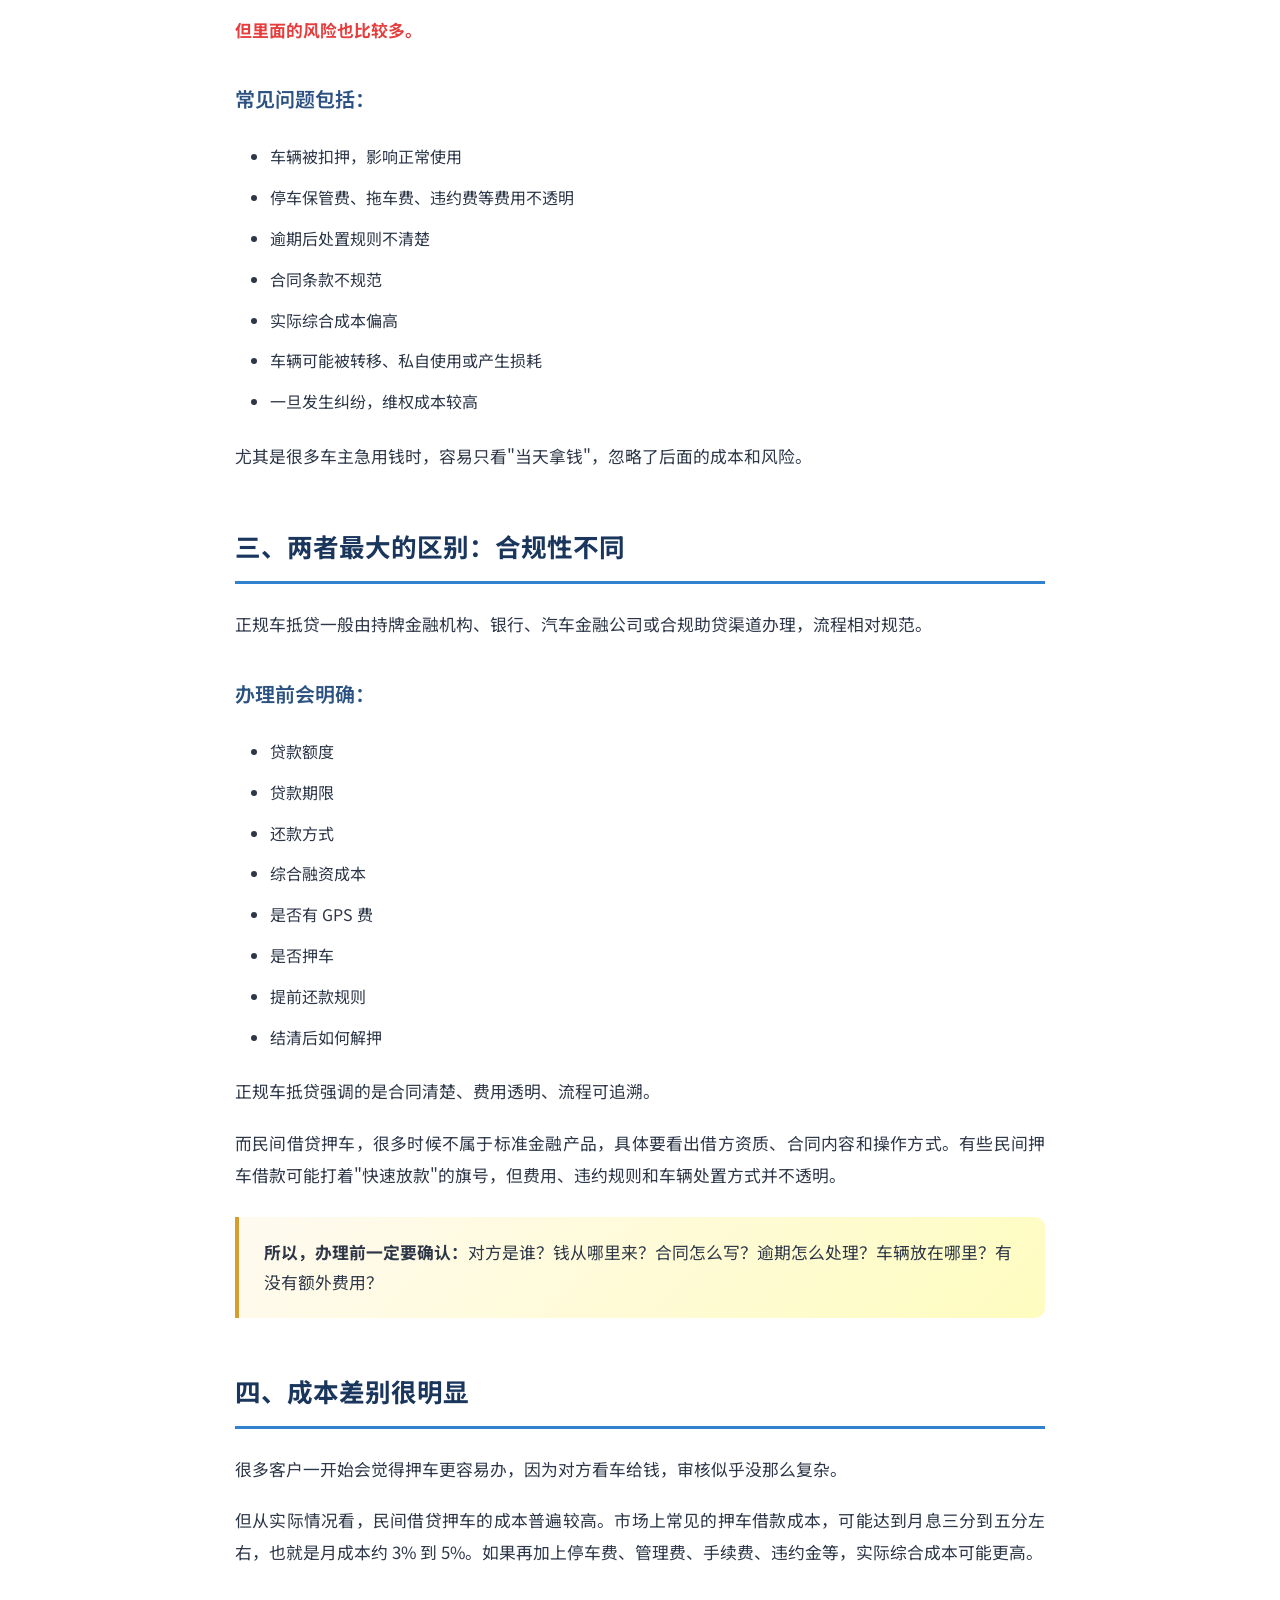
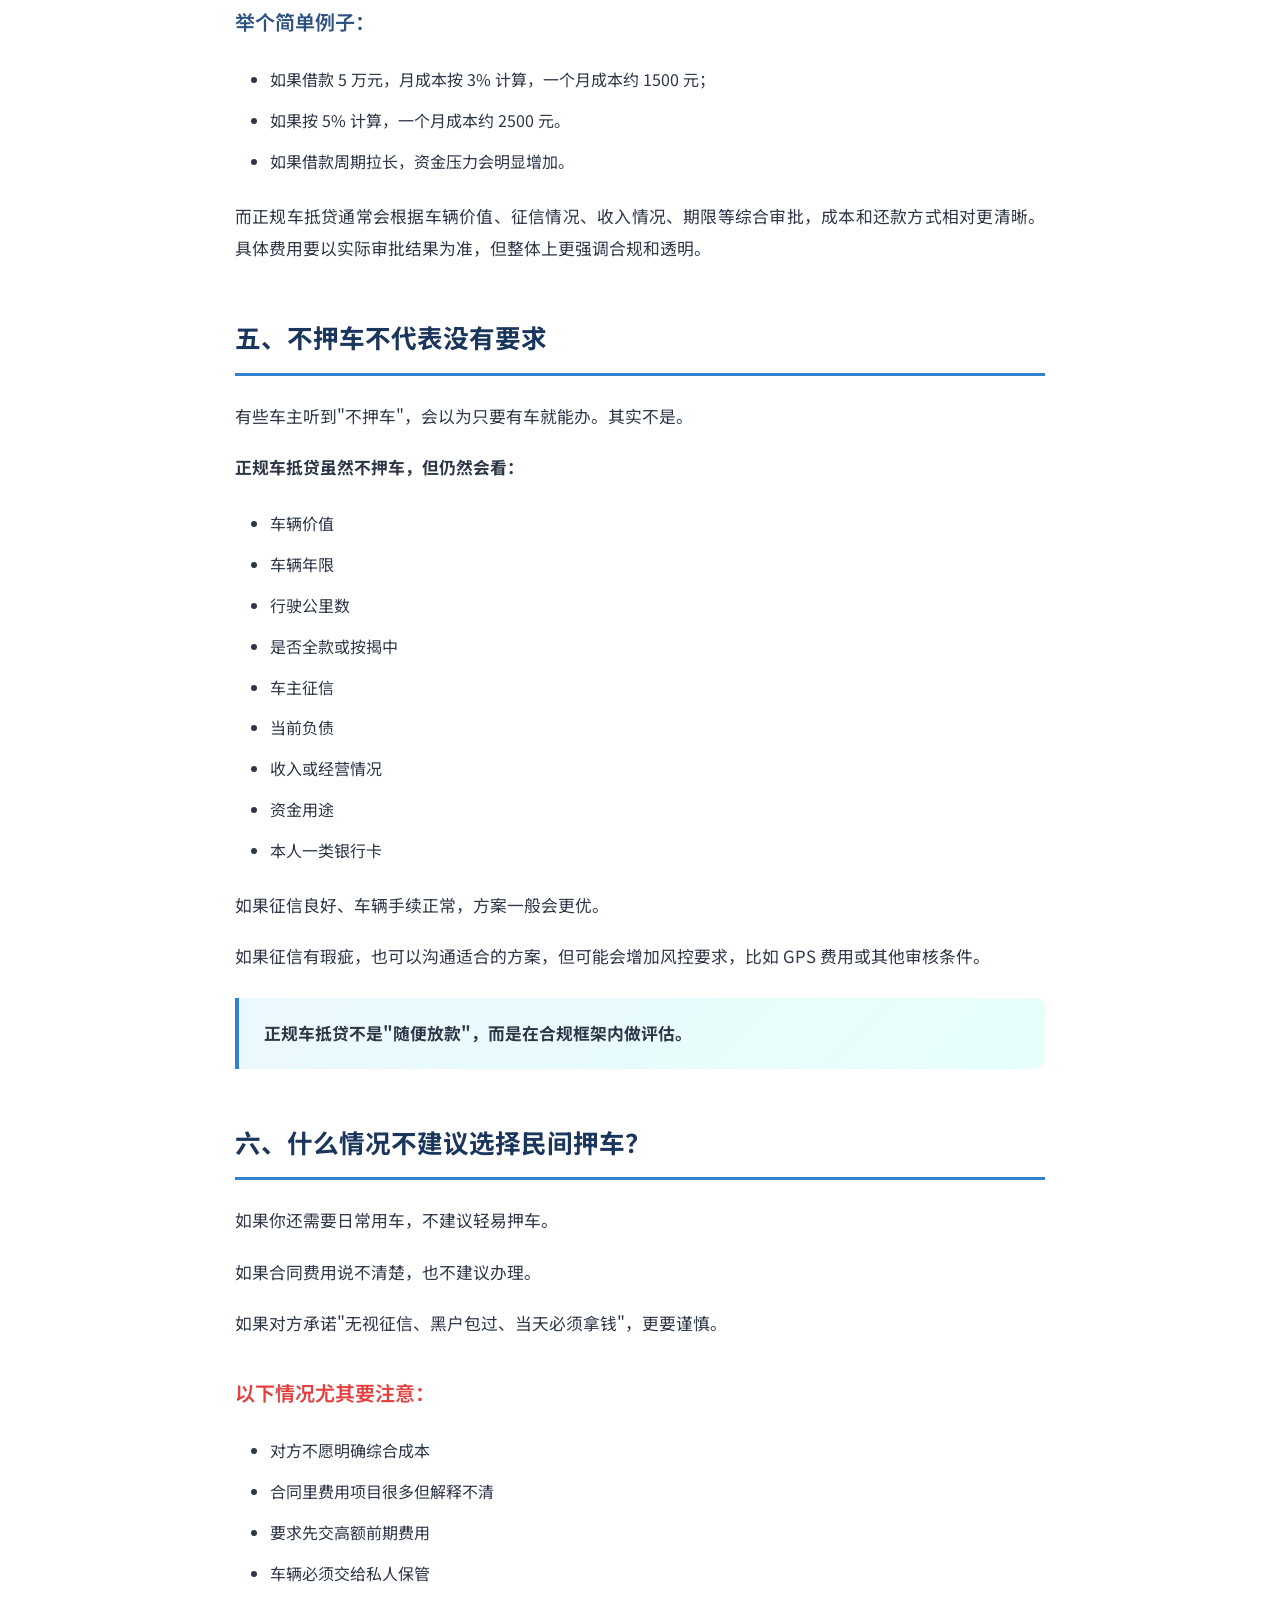
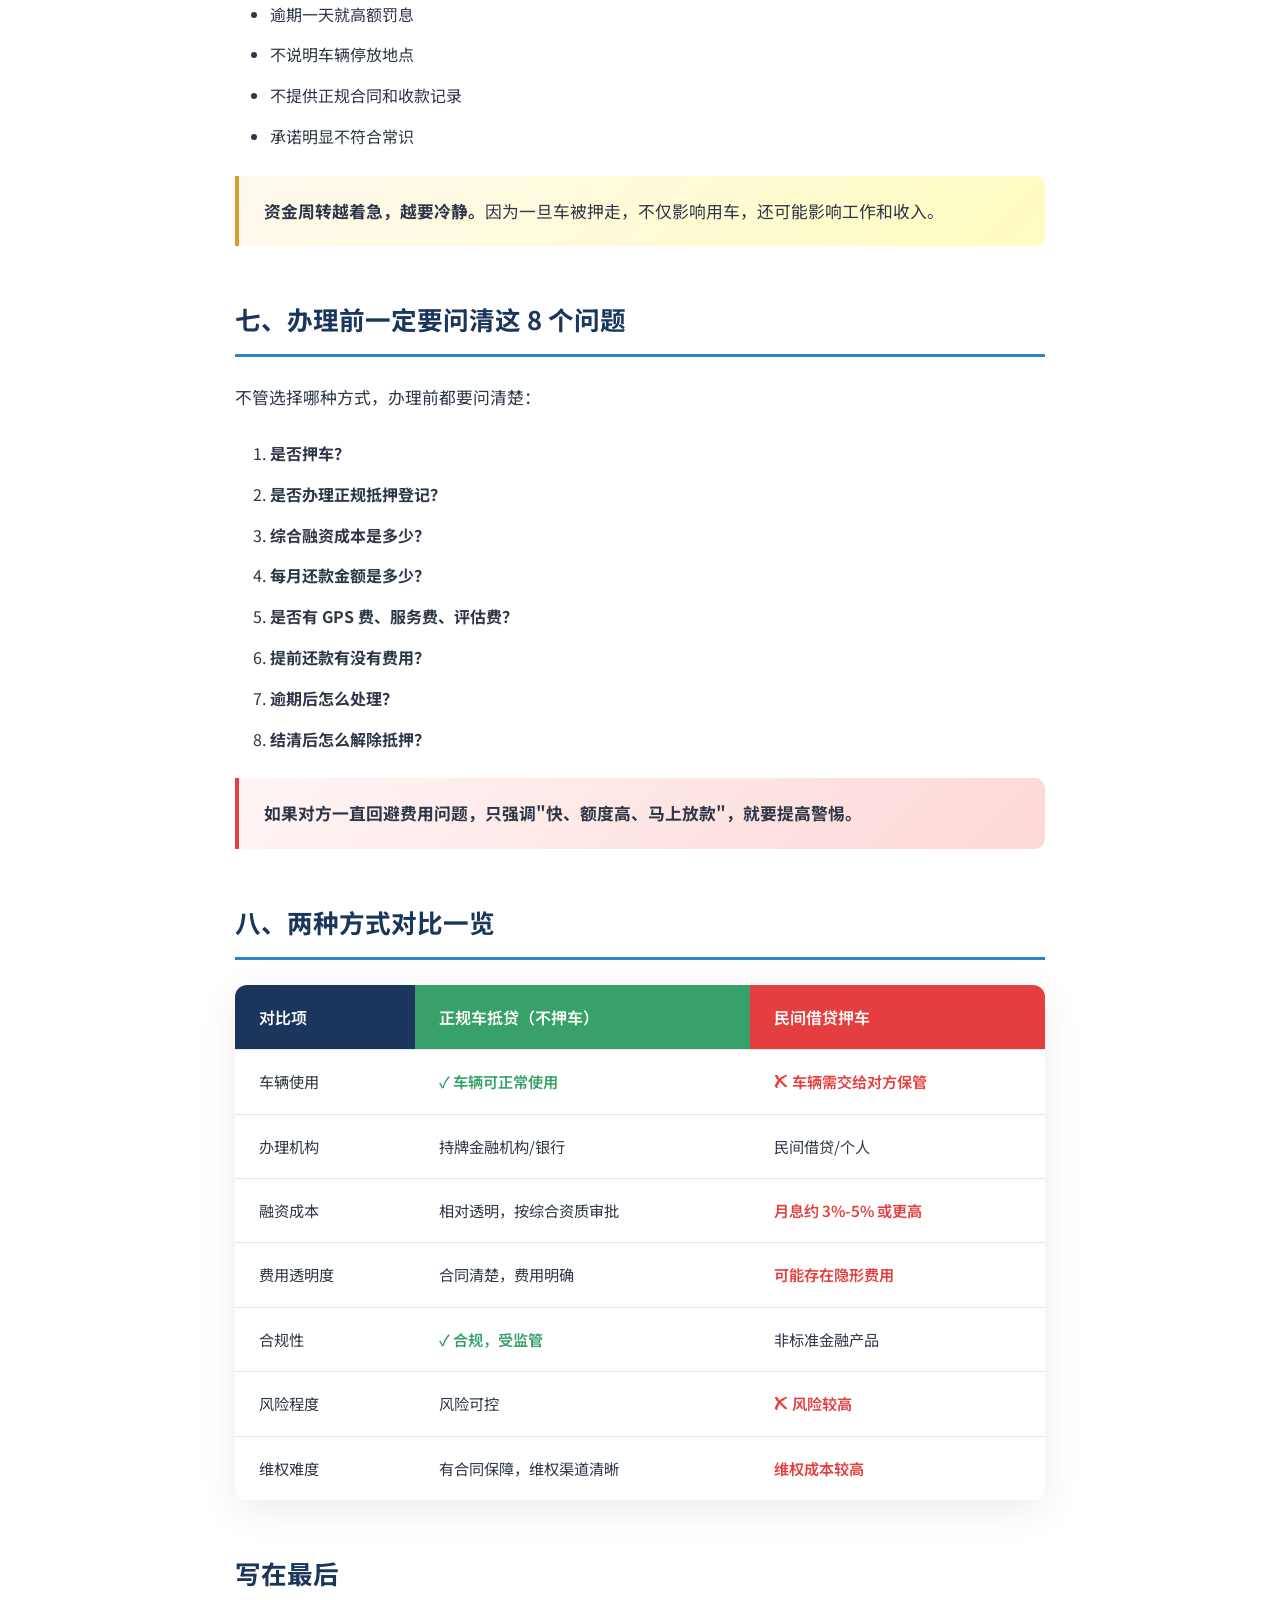
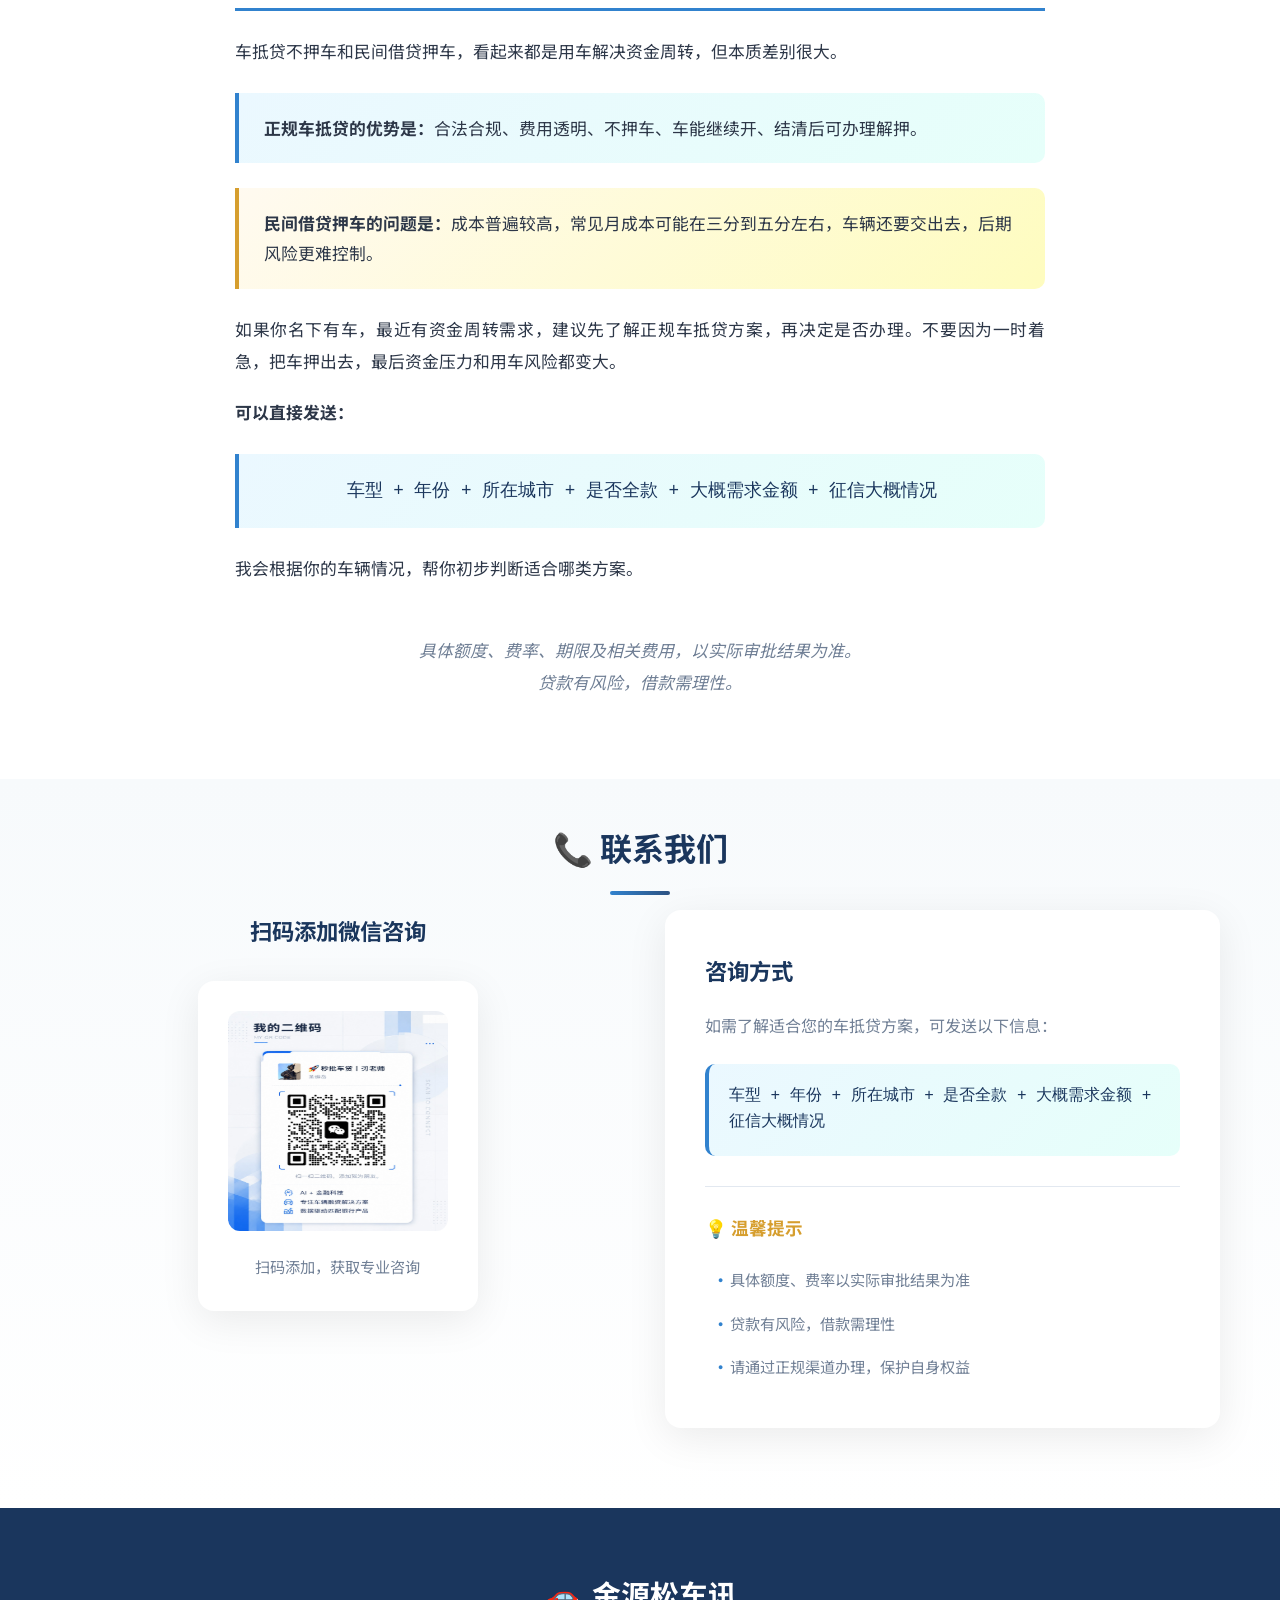
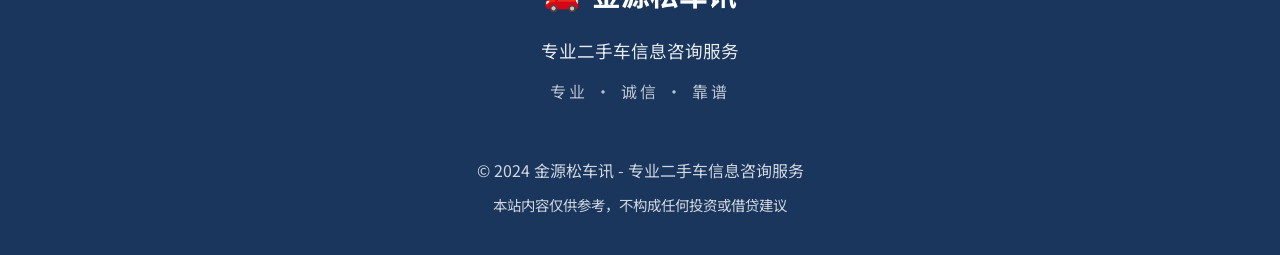
<file: article.html>
<!DOCTYPE html>
<html lang="zh-CN">
<head>
    <meta charset="UTF-8">
    <meta name="viewport" content="width=device-width, initial-scale=1.0">
    <title>车抵贷不押车和民间借贷押车有什么区别？ - 金源松车讯</title>
    <link rel="stylesheet" href="style.css">
    <link rel="preconnect" href="https://fonts.googleapis.com">
    <link href="https://fonts.googleapis.com/css2?family=Noto+Sans+SC:wght@300;400;500;700&display=swap" rel="stylesheet">
</head>
<body>
    <!-- 导航栏 -->
    <nav class="navbar">
        <div class="container">
            <a href="index.html" class="logo">
                <span class="logo-icon">🚗</span>
                <span class="logo-text">金源松车讯</span>
            </a>
            <ul class="nav-links">
                <li><a href="index.html">首页</a></li>
                <li><a href="article.html" class="active">知识科普</a></li>
                <li><a href="faq.html">常见问题</a></li>
                <li><a href="index.html#contact">联系我们</a></li>
            </ul>
        </div>
    </nav>

    <!-- 文章头部 -->
    <header class="article-header">
        <div class="container">
            <h1>车抵贷不押车和民间借贷押车有什么区别？</h1>
            <p>一篇讲清楚</p>
        </div>
    </header>

    <!-- 文章内容 -->
    <article class="article-content">
        <div class="container">
            <p>很多车主急用钱时，都会遇到两种常见选择：</p>
            <ul>
                <li>一种是<strong>正规车抵贷</strong>，车辆不押车，车还能继续开；</li>
                <li>另一种是<strong>民间借贷押车</strong>，把车放到对方指定地点，拿到一笔短期资金。</li>
            </ul>
            <p>表面看，都是"用车周转资金"，但两者在办理方式、成本、风险和合规性上，差别很大。办理前一定要看清楚。</p>

            <h2>一、正规车抵贷：不押车，车还能正常使用</h2>
            <p>现在很多正规车抵贷方案，已经支持线上申请、线上审核、线上云抵押。符合条件的车主，不需要把车押走，车辆仍然可以正常使用。</p>
            
            <h3>一般流程是：</h3>
            <ol>
                <li>提交车辆和身份资料</li>
                <li>评估车辆价值</li>
                <li>审核征信和还款能力</li>
                <li>确认额度、期限、费用</li>
                <li>线上签约</li>
                <li>办理云抵押</li>
                <li>放款到账</li>
            </ol>

            <div class="highlight-box">
                <strong>这种方式的核心是：</strong>车作为抵押资产，但车主仍然保留日常使用权。
            </div>

            <p>对于做生意、跑业务、通勤、接送家人的车主来说，不押车更适合。因为车还在自己手上，不影响正常工作和生活。</p>

            <h2>二、民间借贷押车：车要交出去，风险更高</h2>
            <p>民间借贷押车，通常是把车直接交给出借方或中介保管，然后按照车辆价值给一笔短期借款。</p>

            <p><strong>这种方式看起来简单：</strong></p>
            <p style="text-align: center; color: #718096; font-style: italic;">车开过去，签协议，拿钱。</p>

            <p style="color: #e53e3e;"><strong>但里面的风险也比较多。</strong></p>

            <h3>常见问题包括：</h3>
            <ul>
                <li>车辆被扣押，影响正常使用</li>
                <li>停车保管费、拖车费、违约费等费用不透明</li>
                <li>逾期后处置规则不清楚</li>
                <li>合同条款不规范</li>
                <li>实际综合成本偏高</li>
                <li>车辆可能被转移、私自使用或产生损耗</li>
                <li>一旦发生纠纷，维权成本较高</li>
            </ul>

            <p>尤其是很多车主急用钱时，容易只看"当天拿钱"，忽略了后面的成本和风险。</p>

            <h2>三、两者最大的区别：合规性不同</h2>
            <p>正规车抵贷一般由持牌金融机构、银行、汽车金融公司或合规助贷渠道办理，流程相对规范。</p>

            <h3>办理前会明确：</h3>
            <ul>
                <li>贷款额度</li>
                <li>贷款期限</li>
                <li>还款方式</li>
                <li>综合融资成本</li>
                <li>是否有 GPS 费</li>
                <li>是否押车</li>
                <li>提前还款规则</li>
                <li>结清后如何解押</li>
            </ul>

            <p>正规车抵贷强调的是合同清楚、费用透明、流程可追溯。</p>

            <p>而民间借贷押车，很多时候不属于标准金融产品，具体要看出借方资质、合同内容和操作方式。有些民间押车借款可能打着"快速放款"的旗号，但费用、违约规则和车辆处置方式并不透明。</p>

            <div class="warning-box">
                <strong>所以，办理前一定要确认：</strong>对方是谁？钱从哪里来？合同怎么写？逾期怎么处理？车辆放在哪里？有没有额外费用？
            </div>

            <h2>四、成本差别很明显</h2>
            <p>很多客户一开始会觉得押车更容易办，因为对方看车给钱，审核似乎没那么复杂。</p>

            <p>但从实际情况看，民间借贷押车的成本普遍较高。市场上常见的押车借款成本，可能达到月息三分到五分左右，也就是月成本约 3% 到 5%。如果再加上停车费、管理费、手续费、违约金等，实际综合成本可能更高。</p>

            <h3>举个简单例子：</h3>
            <ul>
                <li>如果借款 5 万元，月成本按 3% 计算，一个月成本约 1500 元；</li>
                <li>如果按 5% 计算，一个月成本约 2500 元。</li>
                <li>如果借款周期拉长，资金压力会明显增加。</li>
            </ul>

            <p>而正规车抵贷通常会根据车辆价值、征信情况、收入情况、期限等综合审批，成本和还款方式相对更清晰。具体费用要以实际审批结果为准，但整体上更强调合规和透明。</p>

            <h2>五、不押车不代表没有要求</h2>
            <p>有些车主听到"不押车"，会以为只要有车就能办。其实不是。</p>

            <p><strong>正规车抵贷虽然不押车，但仍然会看：</strong></p>
            <ul>
                <li>车辆价值</li>
                <li>车辆年限</li>
                <li>行驶公里数</li>
                <li>是否全款或按揭中</li>
                <li>车主征信</li>
                <li>当前负债</li>
                <li>收入或经营情况</li>
                <li>资金用途</li>
                <li>本人一类银行卡</li>
            </ul>

            <p>如果征信良好、车辆手续正常，方案一般会更优。</p>
            <p>如果征信有瑕疵，也可以沟通适合的方案，但可能会增加风控要求，比如 GPS 费用或其他审核条件。</p>

            <div class="highlight-box">
                <strong>正规车抵贷不是"随便放款"，而是在合规框架内做评估。</strong>
            </div>

            <h2>六、什么情况不建议选择民间押车？</h2>
            <p>如果你还需要日常用车，不建议轻易押车。</p>
            <p>如果合同费用说不清楚，也不建议办理。</p>
            <p>如果对方承诺"无视征信、黑户包过、当天必须拿钱"，更要谨慎。</p>

            <h3 style="color: #e53e3e;">以下情况尤其要注意：</h3>
            <ul>
                <li>对方不愿明确综合成本</li>
                <li>合同里费用项目很多但解释不清</li>
                <li>要求先交高额前期费用</li>
                <li>车辆必须交给私人保管</li>
                <li>逾期一天就高额罚息</li>
                <li>不说明车辆停放地点</li>
                <li>不提供正规合同和收款记录</li>
                <li>承诺明显不符合常识</li>
            </ul>

            <div class="warning-box">
                <strong>资金周转越着急，越要冷静。</strong>因为一旦车被押走，不仅影响用车，还可能影响工作和收入。
            </div>

            <h2>七、办理前一定要问清这 8 个问题</h2>
            <p>不管选择哪种方式，办理前都要问清楚：</p>
            <ol>
                <li><strong>是否押车？</strong></li>
                <li><strong>是否办理正规抵押登记？</strong></li>
                <li><strong>综合融资成本是多少？</strong></li>
                <li><strong>每月还款金额是多少？</strong></li>
                <li><strong>是否有 GPS 费、服务费、评估费？</strong></li>
                <li><strong>提前还款有没有费用？</strong></li>
                <li><strong>逾期后怎么处理？</strong></li>
                <li><strong>结清后怎么解除抵押？</strong></li>
            </ol>

            <div class="danger-box">
                <strong>如果对方一直回避费用问题，只强调"快、额度高、马上放款"，就要提高警惕。</strong>
            </div>

            <h2>八、两种方式对比一览</h2>
            <div class="table-wrapper">
                <table class="compare-table">
                    <thead>
                        <tr>
                            <th>对比项</th>
                            <th class="highlight-green">正规车抵贷（不押车）</th>
                            <th class="highlight-red">民间借贷押车</th>
                        </tr>
                    </thead>
                    <tbody>
                        <tr>
                            <td>车辆使用</td>
                            <td class="highlight-green">✓ 车辆可正常使用</td>
                            <td class="highlight-red">✗ 车辆需交给对方保管</td>
                        </tr>
                        <tr>
                            <td>办理机构</td>
                            <td>持牌金融机构/银行</td>
                            <td>民间借贷/个人</td>
                        </tr>
                        <tr>
                            <td>融资成本</td>
                            <td>相对透明，按综合资质审批</td>
                            <td class="highlight-red">月息约 3%-5% 或更高</td>
                        </tr>
                        <tr>
                            <td>费用透明度</td>
                            <td>合同清楚，费用明确</td>
                            <td class="highlight-red">可能存在隐形费用</td>
                        </tr>
                        <tr>
                            <td>合规性</td>
                            <td class="highlight-green">✓ 合规，受监管</td>
                            <td>非标准金融产品</td>
                        </tr>
                        <tr>
                            <td>风险程度</td>
                            <td>风险可控</td>
                            <td class="highlight-red">✗ 风险较高</td>
                        </tr>
                        <tr>
                            <td>维权难度</td>
                            <td>有合同保障，维权渠道清晰</td>
                            <td class="highlight-red">维权成本较高</td>
                        </tr>
                    </tbody>
                </table>
            </div>

            <h2>写在最后</h2>
            <p>车抵贷不押车和民间借贷押车，看起来都是用车解决资金周转，但本质差别很大。</p>

            <div class="highlight-box">
                <strong>正规车抵贷的优势是：</strong>合法合规、费用透明、不押车、车能继续开、结清后可办理解押。
            </div>

            <div class="warning-box">
                <strong>民间借贷押车的问题是：</strong>成本普遍较高，常见月成本可能在三分到五分左右，车辆还要交出去，后期风险更难控制。
            </div>

            <p>如果你名下有车，最近有资金周转需求，建议先了解正规车抵贷方案，再决定是否办理。不要因为一时着急，把车押出去，最后资金压力和用车风险都变大。</p>

            <p><strong>可以直接发送：</strong></p>
            <div class="highlight-box" style="text-align: center;">
                <code style="font-size: 1.1rem; color: #1a365d;">车型 + 年份 + 所在城市 + 是否全款 + 大概需求金额 + 征信大概情况</code>
            </div>
            <p>我会根据你的车辆情况，帮你初步判断适合哪类方案。</p>

            <p style="text-align: center; color: #718096; font-style: italic; margin-top: 50px;">
                具体额度、费率、期限及相关费用，以实际审批结果为准。<br>
                贷款有风险，借款需理性。
            </p>
        </div>
    </article>

    <!-- 联系我们区域 -->
    <section id="contact" class="contact" style="padding-top: 40px;">
        <div class="container">
            <h2 class="section-title">📞 联系我们</h2>
            <div class="contact-wrapper">
                <div class="contact-info">
                    <h3>扫码添加微信咨询</h3>
                    <div class="qrcode-box">
                        <img src="images/qrcode.jpg" alt="微信二维码" class="qrcode-img">
                        <p class="qrcode-tip">扫码添加，获取专业咨询</p>
                    </div>
                </div>
                <div class="contact-form-box">
                    <h3>咨询方式</h3>
                    <p>如需了解适合您的车抵贷方案，可发送以下信息：</p>
                    <div class="info-template">
                        <code>车型 + 年份 + 所在城市 + 是否全款 + 大概需求金额 + 征信大概情况</code>
                    </div>
                    <div class="contact-tips">
                        <h4>💡 温馨提示</h4>
                        <ul>
                            <li>具体额度、费率以实际审批结果为准</li>
                            <li>贷款有风险，借款需理性</li>
                            <li>请通过正规渠道办理，保护自身权益</li>
                        </ul>
                    </div>
                </div>
            </div>
        </div>
    </section>

    <!-- 页脚 -->
    <footer class="footer">
        <div class="container">
            <div class="footer-content">
                <div class="footer-brand">
                    <span class="logo-icon">🚗</span>
                    <span class="logo-text">金源松车讯</span>
                </div>
                <p class="footer-desc">专业二手车信息咨询服务</p>
                <p class="footer-slogan">专业 · 诚信 · 靠谱</p>
            </div>
            <div class="footer-bottom">
                <p>&copy; 2024 金源松车讯 - 专业二手车信息咨询服务</p>
                <p class="footer-note">本站内容仅供参考，不构成任何投资或借贷建议</p>
            </div>
        </div>
    </footer>
</body>
</html>
</file>
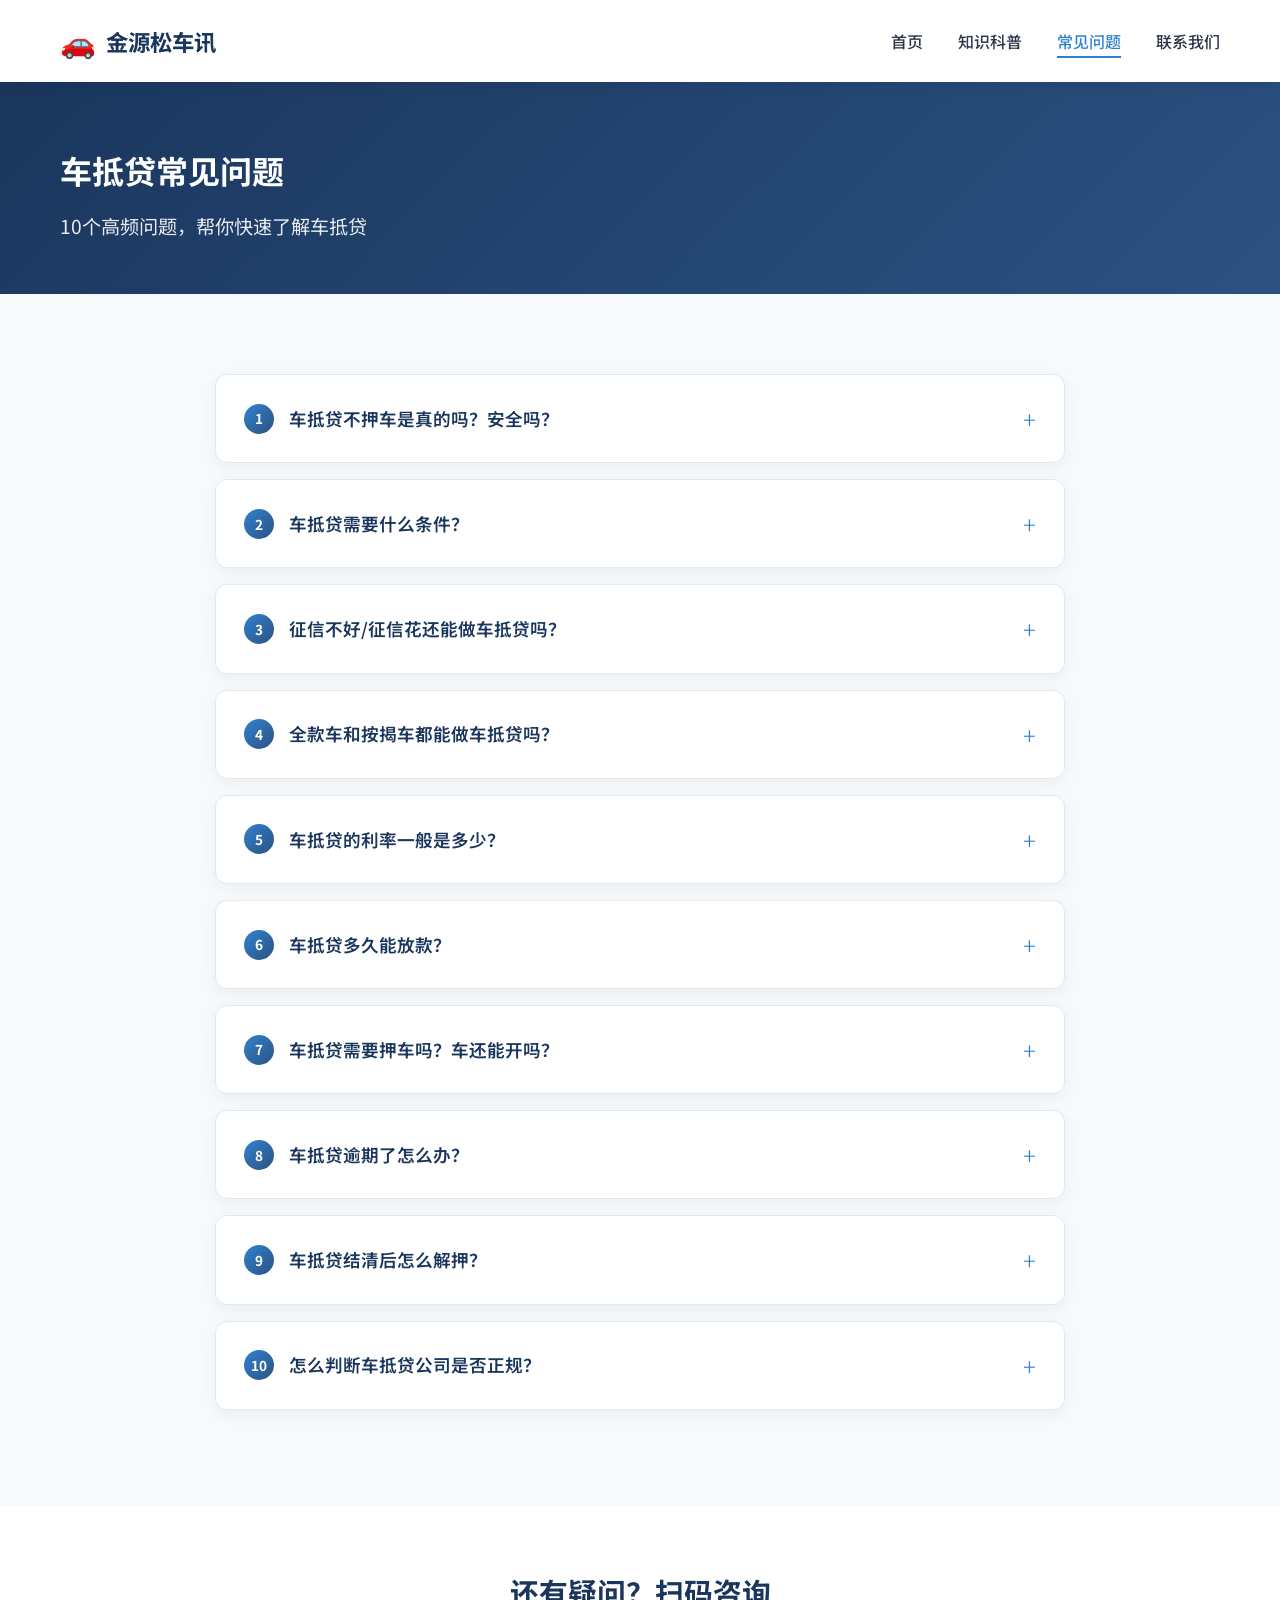
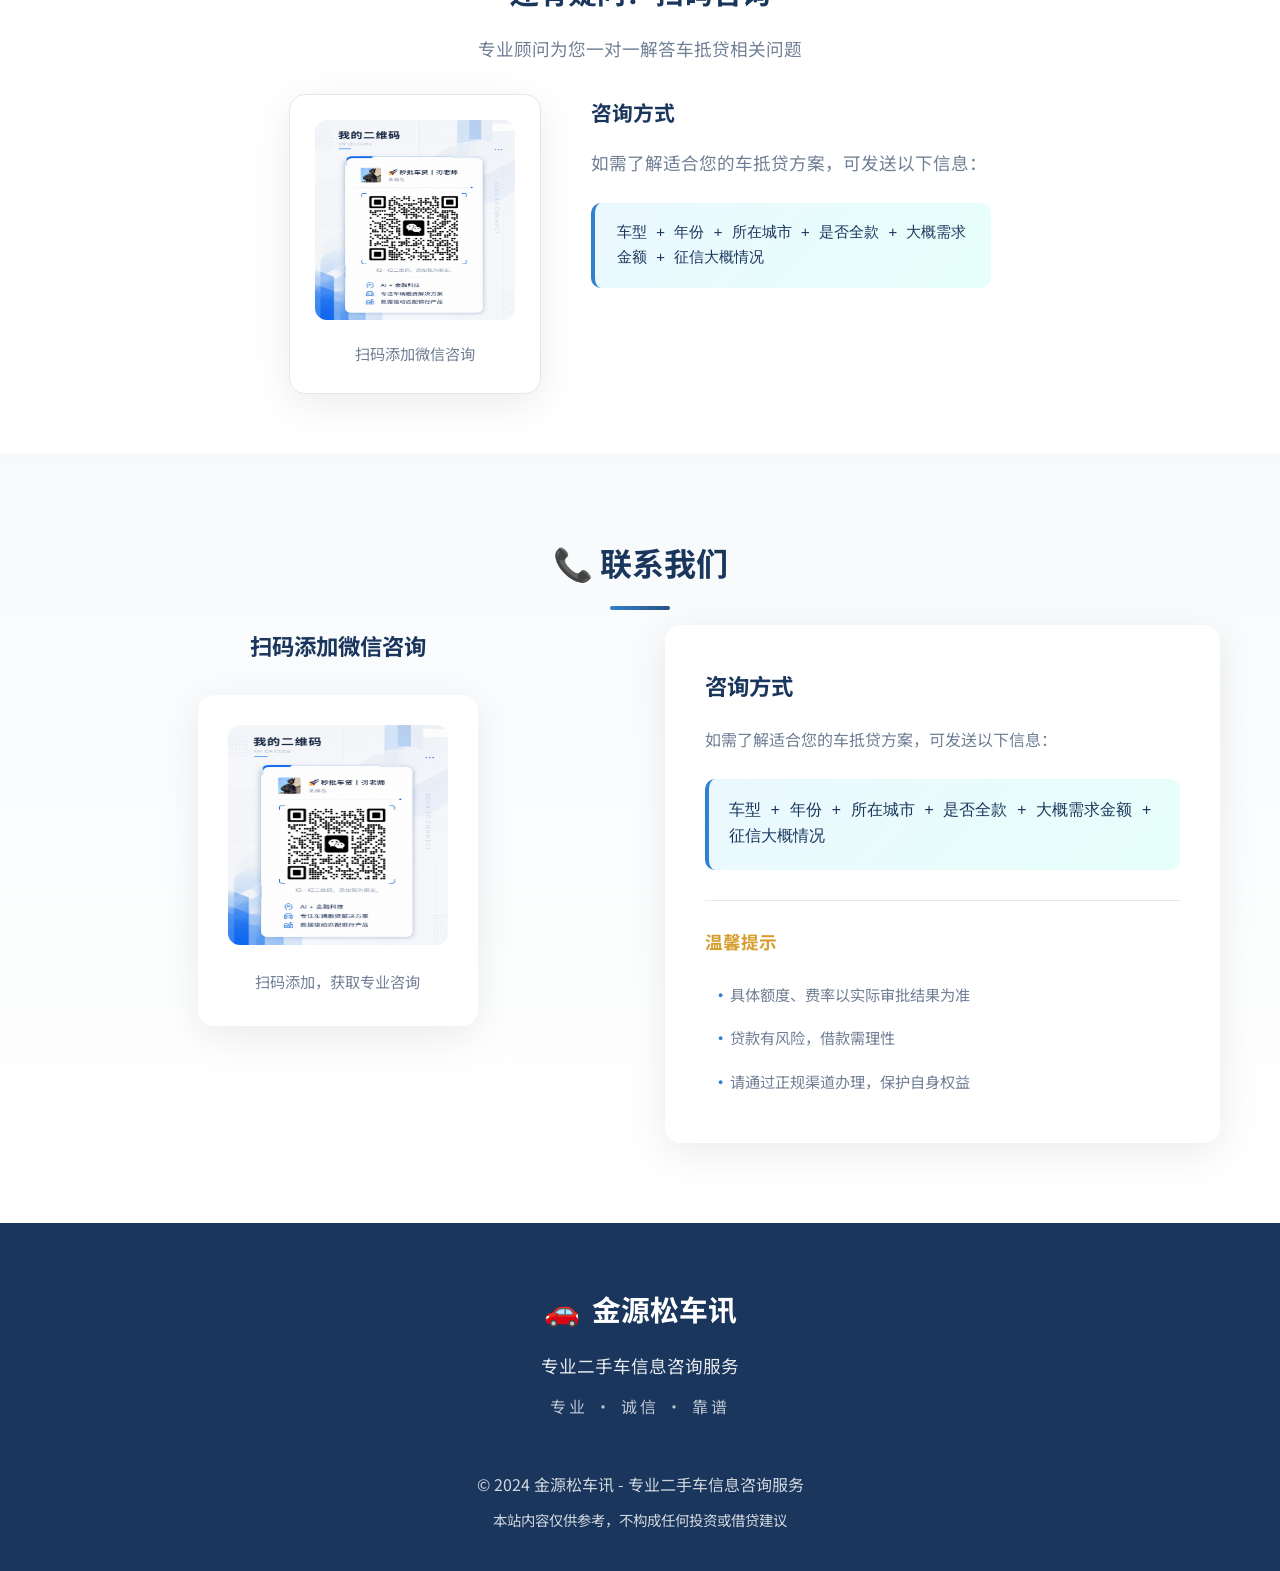
<file: faq.html>
<!DOCTYPE html>
<html lang="zh-CN">
<head>
    <meta charset="UTF-8">
    <meta name="viewport" content="width=device-width, initial-scale=1.0">
    <title>车抵贷常见问题大全 - 金源松车讯</title>
    <meta name="description" content="车抵贷不押车安全吗？征信不好能做吗？全款车按揭车都能贷吗？金源松车讯为您解答车抵贷常见问题，帮助您避坑选正规渠道。">
    <meta name="keywords" content="车抵贷常见问题,不押车贷款安全吗,征信花能做车抵贷吗,车抵贷条件,车抵贷利率">
    <meta property="og:title" content="车抵贷常见问题大全 - 金源松车讯">
    <meta property="og:description" content="车抵贷不押车安全吗？征信不好能做吗？全款车按揭车都能贷吗？金源松车讯为您解答车抵贷常见问题，帮助您避坑选正规渠道。">
    <meta property="og:type" content="website">
    <meta property="og:site_name" content="金源松车讯">
    <link rel="stylesheet" href="style.css">
    <link rel="preconnect" href="https://fonts.googleapis.com">
    <link href="https://fonts.googleapis.com/css2?family=Noto+Sans+SC:wght@300;400;500;700&display=swap" rel="stylesheet">
    <style>
        /* FAQ 手风琴样式 */
        .faq-section {
            padding: 80px 0;
            background: var(--bg-light);
        }

        .faq-list {
            max-width: 850px;
            margin: 0 auto;
        }

        .faq-item {
            background: white;
            border-radius: 12px;
            margin-bottom: 16px;
            box-shadow: 0 4px 15px rgba(0,0,0,0.05);
            border: 1px solid var(--border-color);
            overflow: hidden;
            transition: all 0.3s;
        }

        .faq-item:hover {
            box-shadow: 0 8px 25px rgba(0,0,0,0.08);
            border-color: var(--accent-color);
        }

        .faq-question {
            display: flex;
            align-items: center;
            justify-content: space-between;
            padding: 22px 28px;
            cursor: pointer;
            font-weight: 600;
            font-size: 1.1rem;
            color: var(--primary-color);
            user-select: none;
            transition: background 0.3s;
        }

        .faq-question:hover {
            background: #f7fafc;
        }

        .faq-question::after {
            content: '+';
            font-size: 1.5rem;
            font-weight: 300;
            color: var(--accent-color);
            flex-shrink: 0;
            margin-left: 20px;
            transition: transform 0.3s;
        }

        .faq-answer {
            max-height: 0;
            overflow: hidden;
            transition: max-height 0.4s ease, padding 0.3s ease;
        }

        .faq-answer-inner {
            padding: 0 28px 24px;
            color: var(--text-light);
            line-height: 1.9;
            font-size: 1rem;
        }

        /* 纯CSS手风琴效果 */
        .faq-toggle {
            display: none;
        }

        .faq-toggle:checked + .faq-question::after {
            content: '\2212';
            transform: rotate(180deg);
        }

        .faq-toggle:checked + .faq-question {
            background: #f7fafc;
            border-bottom: 1px solid var(--border-color);
        }

        .faq-toggle:checked ~ .faq-answer {
            max-height: 600px;
        }

        .faq-number {
            display: inline-flex;
            align-items: center;
            justify-content: center;
            width: 30px;
            height: 30px;
            border-radius: 50%;
            background: linear-gradient(135deg, var(--accent-color), var(--secondary-color));
            color: white;
            font-size: 0.85rem;
            font-weight: 700;
            margin-right: 15px;
            flex-shrink: 0;
        }

        .faq-question-text {
            flex: 1;
        }

        /* 底部CTA */
        .cta-section {
            padding: 60px 0;
            background: white;
            text-align: center;
        }

        .cta-section h2 {
            color: var(--primary-color);
            font-size: 1.8rem;
            margin-bottom: 15px;
        }

        .cta-section p {
            color: var(--text-light);
            font-size: 1.1rem;
            margin-bottom: 30px;
        }

        .cta-contact-wrapper {
            display: flex;
            justify-content: center;
            align-items: flex-start;
            gap: 50px;
            flex-wrap: wrap;
        }

        .cta-qrcode-box {
            background: white;
            padding: 25px;
            border-radius: 16px;
            box-shadow: 0 10px 40px rgba(0,0,0,0.08);
            border: 1px solid var(--border-color);
        }

        .cta-qrcode-box img {
            width: 200px;
            height: 200px;
            border-radius: 12px;
        }

        .cta-qrcode-box p {
            margin-top: 12px;
            font-size: 0.95rem;
            color: var(--text-light);
            margin-bottom: 0;
        }

        .cta-info {
            text-align: left;
            max-width: 400px;
        }

        .cta-info h3 {
            color: var(--primary-color);
            font-size: 1.3rem;
            margin-bottom: 15px;
        }

        .cta-info p {
            text-align: left;
            margin-bottom: 15px;
        }

        .cta-info .info-template {
            background: linear-gradient(135deg, #ebf8ff 0%, #e6fffa 100%);
            padding: 18px 22px;
            border-radius: 10px;
            border-left: 4px solid var(--accent-color);
        }

        .cta-info .info-template code {
            color: var(--primary-color);
            font-size: 0.95rem;
            font-weight: 500;
            line-height: 1.6;
        }

        @media (max-width: 768px) {
            .faq-question {
                padding: 18px 20px;
                font-size: 1rem;
            }

            .faq-answer-inner {
                padding: 0 20px 20px;
            }

            .cta-contact-wrapper {
                flex-direction: column;
                align-items: center;
            }

            .cta-info {
                text-align: center;
            }

            .cta-info p {
                text-align: center;
            }
        }
    </style>
</head>
<body>
    <!-- 导航栏 -->
    <nav class="navbar">
        <div class="container">
            <a href="index.html" class="logo">
                <span class="logo-icon">🚗</span>
                <span class="logo-text">金源松车讯</span>
            </a>
            <ul class="nav-links">
                <li><a href="index.html">首页</a></li>
                <li><a href="article.html">知识科普</a></li>
                <li><a href="faq.html" class="active">常见问题</a></li>
                <li><a href="#contact">联系我们</a></li>
            </ul>
        </div>
    </nav>

    <!-- 页面头部 -->
    <header class="article-header">
        <div class="container">
            <h1>车抵贷常见问题</h1>
            <p>10个高频问题，帮你快速了解车抵贷</p>
        </div>
    </header>

    <!-- FAQ列表 -->
    <section class="faq-section">
        <div class="container">
            <div class="faq-list">

                <!-- Q1 -->
                <div class="faq-item">
                    <input type="checkbox" id="faq1" class="faq-toggle">
                    <label for="faq1" class="faq-question">
                        <span class="faq-number">1</span>
                        <span class="faq-question-text">车抵贷不押车是真的吗？安全吗？</span>
                    </label>
                    <div class="faq-answer">
                        <div class="faq-answer-inner">
                            <p>车抵贷不押车是真实存在的，也是目前市场上主流的正规车抵贷方式。其原理是通过办理车辆抵押登记（通常为云抵押或电子抵押），将车辆作为抵押资产登记在金融机构名下，但车辆的实际使用权仍然归车主所有，车主可以正常驾驶出行。</p>
                            <p>安全性方面，只要选择持牌金融机构或合规助贷渠道办理，签订正规合同，明确费用和还款方式，整体是安全可控的。需要注意的是，不押车不代表没有门槛，正规机构仍然会审核车辆价值、车主征信、还款能力等信息。建议办理前确认对方资质，仔细阅读合同条款，避免选择承诺"无视征信、当天必放"的非正规渠道。</p>
                        </div>
                    </div>
                </div>

                <!-- Q2 -->
                <div class="faq-item">
                    <input type="checkbox" id="faq2" class="faq-toggle">
                    <label for="faq2" class="faq-question">
                        <span class="faq-number">2</span>
                        <span class="faq-question-text">车抵贷需要什么条件？</span>
                    </label>
                    <div class="faq-answer">
                        <div class="faq-answer-inner">
                            <p>正规车抵贷一般需要满足以下基本条件：申请人年龄在18-65周岁之间，名下有合法拥有的机动车，车辆手续齐全（包括行驶证、车辆登记证书等），车辆无重大事故记录，非查封、扣押状态。</p>
                            <p>此外，机构还会综合评估以下因素：车辆的品牌、型号、年份、行驶里程和市场评估价值；车主的个人征信状况和当前负债情况；稳定的收入来源或经营收入证明；本人名下的一类银行储蓄卡。不同机构的具体要求可能有所差异，征信越好、车辆价值越高，通常能获得的额度和费率越优。建议提前准备好相关资料，以便加快审批流程。</p>
                        </div>
                    </div>
                </div>

                <!-- Q3 -->
                <div class="faq-item">
                    <input type="checkbox" id="faq3" class="faq-toggle">
                    <label for="faq3" class="faq-question">
                        <span class="faq-number">3</span>
                        <span class="faq-question-text">征信不好/征信花还能做车抵贷吗？</span>
                    </label>
                    <div class="faq-answer">
                        <div class="faq-answer-inner">
                            <p>征信不好或征信花（即征信查询次数多、网贷记录多）并不意味着完全不能做车抵贷，但可能会影响审批结果和贷款条件。</p>
                            <p>征信良好的车主通常能获得更高的额度和更优的费率。如果征信存在瑕疵，部分机构仍然可以受理，但可能会采取更严格的风控措施，例如降低贷款额度、提高综合费率、要求安装GPS设备、增加共同借款人等。具体能否通过审批，取决于征信问题的严重程度、车辆价值以及还款能力的综合评估。</p>
                            <p>建议征信有瑕疵的车主不要轻信"黑户包过、无视征信"的宣传，这类承诺往往来自非正规渠道，可能存在高额隐形费用或其他风险。正确的做法是如实说明征信情况，由正规机构评估后给出适合的方案。</p>
                        </div>
                    </div>
                </div>

                <!-- Q4 -->
                <div class="faq-item">
                    <input type="checkbox" id="faq4" class="faq-toggle">
                    <label for="faq4" class="faq-question">
                        <span class="faq-number">4</span>
                        <span class="faq-question-text">全款车和按揭车都能做车抵贷吗？</span>
                    </label>
                    <div class="faq-answer">
                        <div class="faq-answer-inner">
                            <p>全款车和按揭车都可以做车抵贷，但两者的办理方式和可贷额度有所不同。</p>
                            <p>全款车（即车辆登记证书在车主本人手中、无贷款余额）办理车抵贷相对简单，车辆评估价值即为抵押基础，通常可贷额度为车辆评估价值的50%-80%，具体取决于车辆状况和车主资质。</p>
                            <p>按揭车（即车辆仍在按揭还款中）也可以办理二次抵押贷款，但可贷额度会扣除未结清的贷款余额。例如，车辆评估价值10万元，按揭余额3万元，那么二次抵押的可贷额度基数约为7万元，再按比例折算。需要注意的是，并非所有机构都接受按揭车二次抵押，且按揭车的审批条件通常更为严格，建议提前咨询确认。</p>
                        </div>
                    </div>
                </div>

                <!-- Q5 -->
                <div class="faq-item">
                    <input type="checkbox" id="faq5" class="faq-toggle">
                    <label for="faq5" class="faq-question">
                        <span class="faq-number">5</span>
                        <span class="faq-question-text">车抵贷的利率一般是多少？</span>
                    </label>
                    <div class="faq-answer">
                        <div class="faq-answer-inner">
                            <p>车抵贷的利率（综合融资成本）因机构类型、车辆价值、车主资质、贷款期限等因素而异，没有统一标准。一般来说，银行或持牌消费金融公司的车抵贷产品，年化综合费率可能在8%-18%左右；合规助贷渠道的综合费率会根据风险评估有所浮动。</p>
                            <p>影响费率的主要因素包括：征信状况（征信越好费率越低）、车辆价值（高价值车辆通常费率更优）、贷款期限（短期和长期费率不同）、还款方式（等额本息、先息后本等）。需要注意的是，除了利息之外，还可能涉及GPS安装费、评估费、账户管理费等，办理前务必了解清楚综合成本，而不仅仅是月供金额。</p>
                            <p>建议车主在办理前多方比较，选择费用透明、合同规范的正规渠道，避免因只关注月供而忽略综合成本。</p>
                        </div>
                    </div>
                </div>

                <!-- Q6 -->
                <div class="faq-item">
                    <input type="checkbox" id="faq6" class="faq-toggle">
                    <label for="faq6" class="faq-question">
                        <span class="faq-number">6</span>
                        <span class="faq-question-text">车抵贷多久能放款？</span>
                    </label>
                    <div class="faq-answer">
                        <div class="faq-answer-inner">
                            <p>车抵贷的放款时间取决于多个因素，包括资料准备是否齐全、车辆评估速度、审批流程以及抵押登记的办理方式。</p>
                            <p>一般情况下，如果车主资料齐全、车辆状况良好、征信正常，从提交申请到放款大约需要1-3个工作日。部分效率较高的渠道可以实现当天审批、当天放款，但通常需要满足一定条件。如果涉及线下评估车辆、办理实体抵押登记，时间可能会延长至3-5个工作日。</p>
                            <p>目前很多正规机构支持线上申请和云抵押（电子抵押登记），大大缩短了办理周期。建议车主提前准备好行驶证、车辆登记证书、身份证、银行卡等必要资料，以加快审批进度。需要注意的是，承诺"半小时放款、无需审核"的渠道往往不够正规，需谨慎对待。</p>
                        </div>
                    </div>
                </div>

                <!-- Q7 -->
                <div class="faq-item">
                    <input type="checkbox" id="faq7" class="faq-toggle">
                    <label for="faq7" class="faq-question">
                        <span class="faq-number">7</span>
                        <span class="faq-question-text">车抵贷需要押车吗？车还能开吗？</span>
                    </label>
                    <div class="faq-answer">
                        <div class="faq-answer-inner">
                            <p>正规车抵贷通常不需要押车，车辆在办理抵押登记后仍然可以正常使用。这是目前主流车抵贷产品的标准模式，也是与民间借贷押车的核心区别之一。</p>
                            <p>办理流程中，车主需要将车辆登记证书（绿本）交由机构保管或办理抵押登记，但车辆本身不需要停放在任何指定地点。车主可以正常驾驶、通勤、跑业务，不影响日常生活和工作。</p>
                            <p>需要注意的是，部分风控要求较高的案例中，机构可能会要求安装GPS定位设备（通常会提前告知并征得同意），但这不影响车辆的正常使用。贷款期间，车主应按时还款、妥善保管车辆，避免出现违规改装、二次抵押等行为。如果遇到要求必须将车辆交给对方保管的机构，建议仔细核实其资质和合同条款，确保自身权益不受损害。</p>
                        </div>
                    </div>
                </div>

                <!-- Q8 -->
                <div class="faq-item">
                    <input type="checkbox" id="faq8" class="faq-toggle">
                    <label for="faq8" class="faq-question">
                        <span class="faq-number">8</span>
                        <span class="faq-question-text">车抵贷逾期了怎么办？</span>
                    </label>
                    <div class="faq-answer">
                        <div class="faq-answer-inner">
                            <p>车抵贷逾期后，建议车主第一时间主动联系贷款机构，说明逾期原因并协商解决方案。大多数正规机构都有相应的逾期处理机制，早期沟通往往能获得更灵活的处理方式。</p>
                            <p>可能的处理方式包括：协商延期还款或调整还款计划；补缴逾期款项及相应罚息后恢复正常还款；部分机构提供一定的宽限期（具体以合同约定为准）。需要注意的是，逾期会产生额外费用，且逾期记录会上报征信系统，影响个人信用。</p>
                            <p>如果长期逾期且无法协商解决，机构有权按照合同约定采取催收措施，在极端情况下可能通过法律途径处置抵押车辆。因此，建议车主在申请车抵贷时，根据自身还款能力合理规划贷款额度和期限，避免因过度借贷导致还款困难。如确实遇到临时资金问题，尽早与机构沟通是最佳选择。</p>
                        </div>
                    </div>
                </div>

                <!-- Q9 -->
                <div class="faq-item">
                    <input type="checkbox" id="faq9" class="faq-toggle">
                    <label for="faq9" class="faq-question">
                        <span class="faq-number">9</span>
                        <span class="faq-question-text">车抵贷结清后怎么解押？</span>
                    </label>
                    <div class="faq-answer">
                        <div class="faq-answer-inner">
                            <p>车抵贷全部结清后，需要办理车辆解押手续，解除车辆上的抵押登记，恢复车辆的完全自由处置权。具体流程一般如下：</p>
                            <p>首先，确认贷款已全部还清（包括本金、利息及其他费用），向贷款机构申请开具贷款结清证明。机构审核确认后，会在5-15个工作日内将车辆登记证书（绿本）和结清证明邮寄给车主。收到资料后，车主携带本人身份证、车辆登记证书、结清证明等材料，前往当地车管所办理抵押解除手续。</p>
                            <p>办理解押时，车管所会在车辆登记证书上注明抵押已解除，车辆即恢复正常状态。如果当初办理的是云抵押（电子抵押），部分机构支持线上解押，流程更加便捷。建议车主在贷款结清后主动跟进解押进度，确保车辆状态及时恢复正常。</p>
                        </div>
                    </div>
                </div>

                <!-- Q10 -->
                <div class="faq-item">
                    <input type="checkbox" id="faq10" class="faq-toggle">
                    <label for="faq10" class="faq-question">
                        <span class="faq-number">10</span>
                        <span class="faq-question-text">怎么判断车抵贷公司是否正规？</span>
                    </label>
                    <div class="faq-answer">
                        <div class="faq-answer-inner">
                            <p>判断车抵贷公司是否正规，可以从以下几个方面进行考察：</p>
                            <p><strong>第一，查看机构资质。</strong>正规车抵贷通常由银行、持牌消费金融公司或合规助贷机构办理，可以在相关监管部门官网查询其经营资质和业务许可。</p>
                            <p><strong>第二，审查合同条款。</strong>正规机构会提供标准化的贷款合同，明确标注贷款金额、期限、利率、还款方式、违约责任等关键信息。如果合同模糊不清、费用项目繁多且解释不明，需要提高警惕。</p>
                            <p><strong>第三，关注费用透明度。</strong>正规渠道会在办理前告知所有费用明细，包括利息、GPS费、评估费等，不会在放款后突然增加额外收费。</p>
                            <p><strong>第四，警惕过度承诺。</strong>如果对方承诺"无视征信、黑户包过、零门槛、秒放款"等明显不符合风控常识的内容，大概率不是正规渠道。</p>
                            <p><strong>第五，确认资金来源。</strong>正规机构的资金来自银行或持牌金融机构，而非个人账户。如果要求将还款转入个人账户，需格外谨慎。</p>
                        </div>
                    </div>
                </div>

            </div>
        </div>
    </section>

    <!-- 底部CTA引导 -->
    <section class="cta-section">
        <div class="container">
            <h2>还有疑问？扫码咨询</h2>
            <p>专业顾问为您一对一解答车抵贷相关问题</p>
            <div class="cta-contact-wrapper">
                <div class="cta-qrcode-box">
                    <img src="images/qrcode.jpg" alt="微信二维码">
                    <p>扫码添加微信咨询</p>
                </div>
                <div class="cta-info">
                    <h3>咨询方式</h3>
                    <p>如需了解适合您的车抵贷方案，可发送以下信息：</p>
                    <div class="info-template">
                        <code>车型 + 年份 + 所在城市 + 是否全款 + 大概需求金额 + 征信大概情况</code>
                    </div>
                </div>
            </div>
        </div>
    </section>

    <!-- 联系我们 -->
    <section id="contact" class="contact">
        <div class="container">
            <h2 class="section-title">📞 联系我们</h2>
            <div class="contact-wrapper">
                <div class="contact-info">
                    <h3>扫码添加微信咨询</h3>
                    <div class="qrcode-box">
                        <img src="images/qrcode.jpg" alt="微信二维码" class="qrcode-img">
                        <p class="qrcode-tip">扫码添加，获取专业咨询</p>
                    </div>
                </div>
                <div class="contact-form-box">
                    <h3>咨询方式</h3>
                    <p>如需了解适合您的车抵贷方案，可发送以下信息：</p>
                    <div class="info-template">
                        <code>车型 + 年份 + 所在城市 + 是否全款 + 大概需求金额 + 征信大概情况</code>
                    </div>
                    <div class="contact-tips">
                        <h4>温馨提示</h4>
                        <ul>
                            <li>具体额度、费率以实际审批结果为准</li>
                            <li>贷款有风险，借款需理性</li>
                            <li>请通过正规渠道办理，保护自身权益</li>
                        </ul>
                    </div>
                </div>
            </div>
        </div>
    </section>

    <!-- 页脚 -->
    <footer class="footer">
        <div class="container">
            <div class="footer-content">
                <div class="footer-brand">
                    <span class="logo-icon">🚗</span>
                    <span class="logo-text">金源松车讯</span>
                </div>
                <p class="footer-desc">专业二手车信息咨询服务</p>
                <p class="footer-slogan">专业 · 诚信 · 靠谱</p>
            </div>
            <div class="footer-bottom">
                <p>&copy; 2024 金源松车讯 - 专业二手车信息咨询服务</p>
                <p class="footer-note">本站内容仅供参考，不构成任何投资或借贷建议</p>
            </div>
        </div>
    </footer>
</body>
</html>
</file>
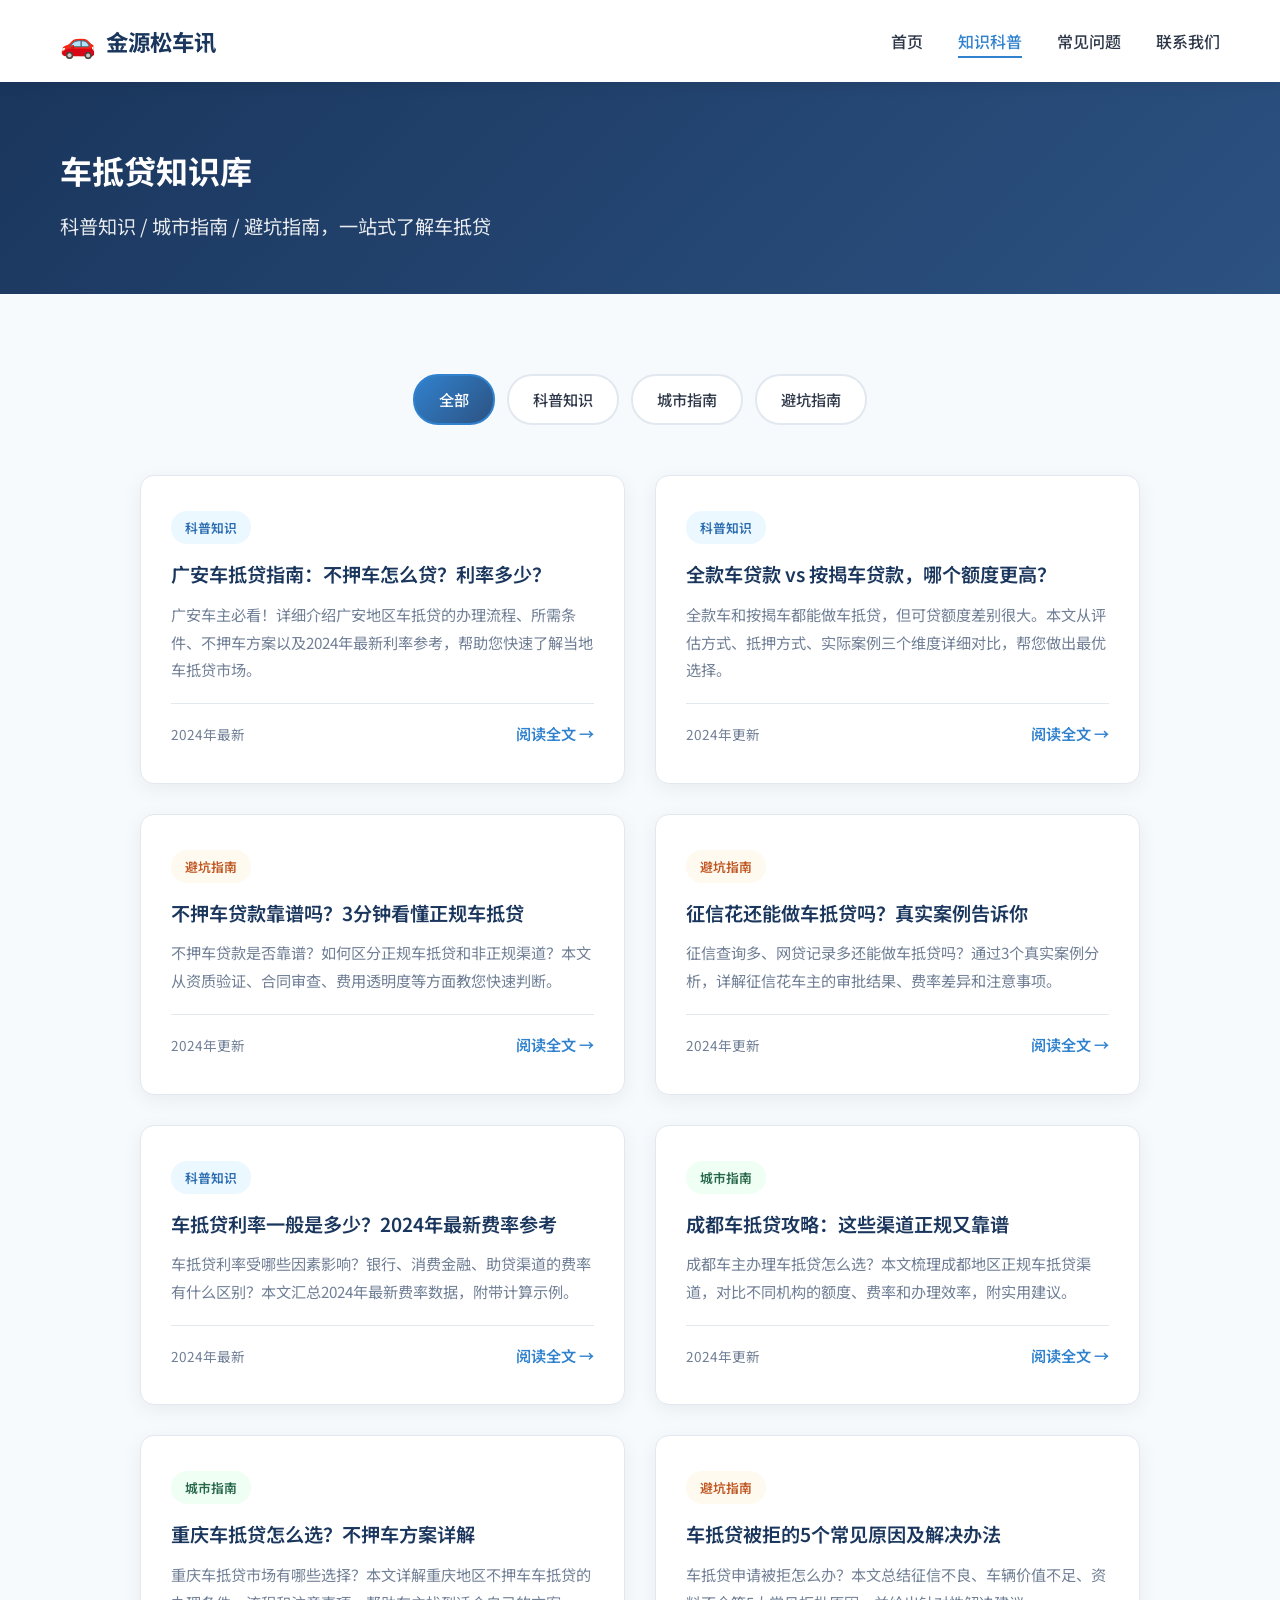
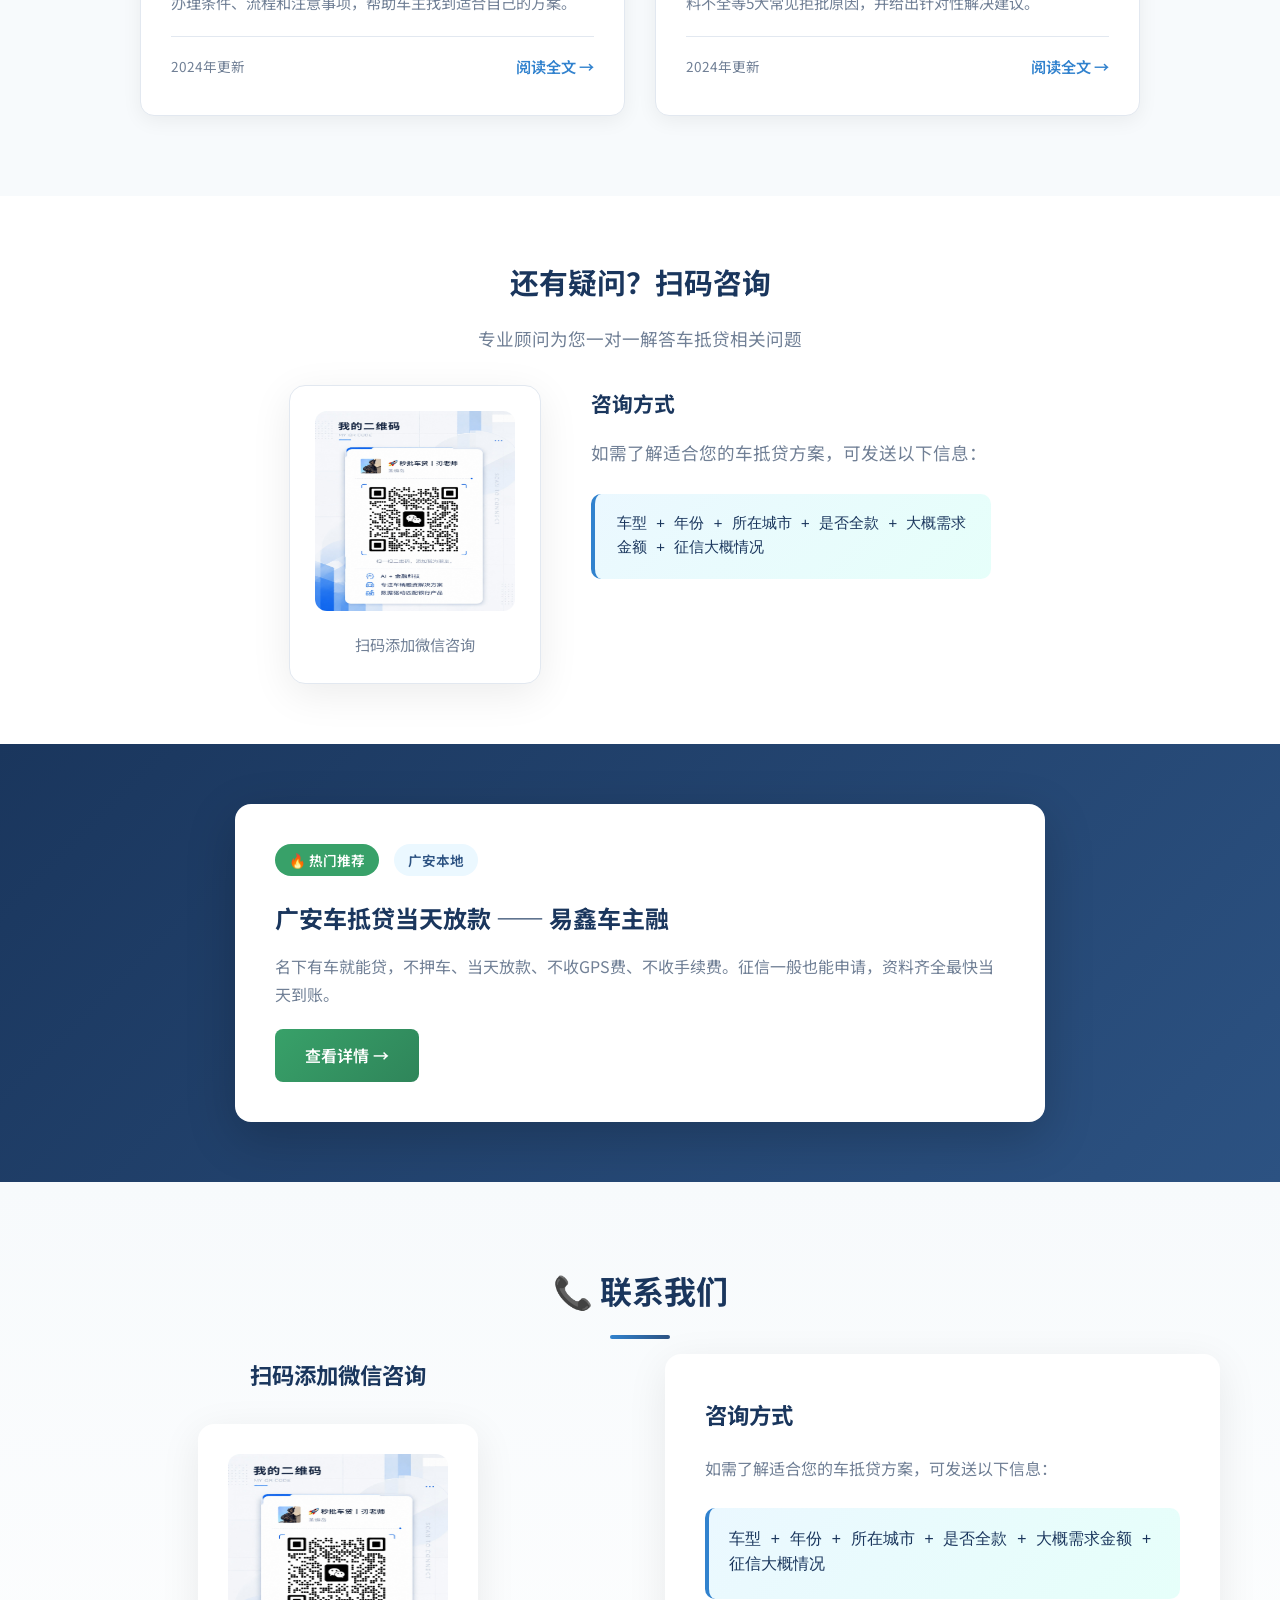
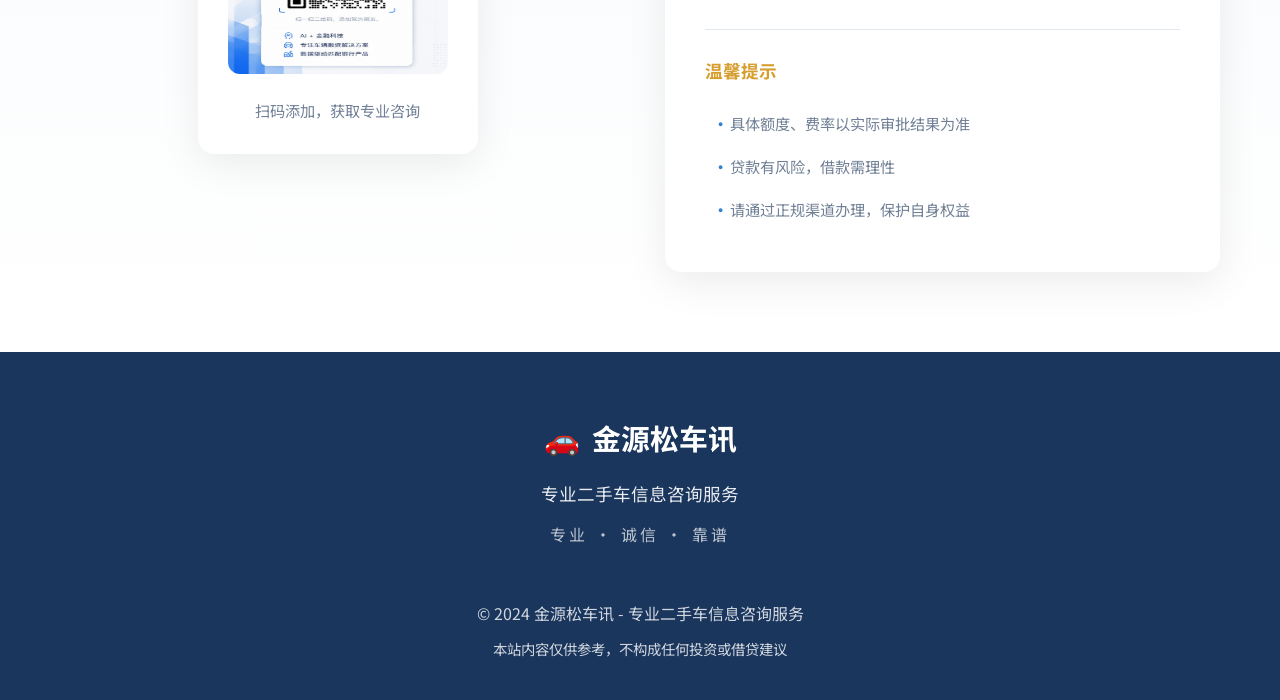
<file: seo-articles.html>
<!DOCTYPE html>
<html lang="zh-CN">
<head>
    <meta charset="UTF-8">
    <meta name="viewport" content="width=device-width, initial-scale=1.0">
    <title>车抵贷知识库 - 不押车贷款科普 - 金源松车讯</title>
    <meta name="description" content="车抵贷知识库汇集不押车贷款科普、城市指南、避坑指南等实用文章，帮助车主全面了解车抵贷，选择正规渠道，避免踩坑。">
    <meta name="keywords" content="车抵贷知识库,不押车贷款科普,车抵贷指南,车抵贷避坑,车抵贷利率,广安车抵贷,成都车抵贷,重庆车抵贷">
    <meta property="og:title" content="车抵贷知识库 - 不押车贷款科普 - 金源松车讯">
    <meta property="og:description" content="车抵贷知识库汇集不押车贷款科普、城市指南、避坑指南等实用文章，帮助车主全面了解车抵贷，选择正规渠道，避免踩坑。">
    <meta property="og:type" content="website">
    <meta property="og:site_name" content="金源松车讯">
    <link rel="stylesheet" href="style.css">
    <link rel="preconnect" href="https://fonts.googleapis.com">
    <link href="https://fonts.googleapis.com/css2?family=Noto+Sans+SC:wght@300;400;500;700&display=swap" rel="stylesheet">
    <style>
        /* 文章分类标签 */
        .filter-tags {
            display: flex;
            justify-content: center;
            gap: 12px;
            margin-bottom: 50px;
            flex-wrap: wrap;
        }

        .filter-tag {
            padding: 10px 24px;
            border-radius: 25px;
            border: 2px solid var(--border-color);
            background: white;
            color: var(--text-color);
            font-size: 0.95rem;
            font-weight: 500;
            cursor: pointer;
            transition: all 0.3s;
            text-decoration: none;
        }

        .filter-tag:hover,
        .filter-tag.active {
            background: linear-gradient(135deg, var(--accent-color), var(--secondary-color));
            color: white;
            border-color: var(--accent-color);
        }

        /* 文章列表区域 */
        .articles-section {
            padding: 80px 0;
            background: var(--bg-light);
        }

        .articles-grid {
            display: grid;
            grid-template-columns: repeat(2, 1fr);
            gap: 30px;
            max-width: 1000px;
            margin: 0 auto;
        }

        .article-list-card {
            background: white;
            border-radius: 14px;
            padding: 35px 30px;
            box-shadow: 0 5px 20px rgba(0,0,0,0.06);
            border: 1px solid var(--border-color);
            transition: all 0.3s;
            display: flex;
            flex-direction: column;
        }

        .article-list-card:hover {
            transform: translateY(-5px);
            box-shadow: 0 12px 35px rgba(0,0,0,0.1);
            border-color: var(--accent-color);
        }

        .article-list-card .card-category {
            display: inline-block;
            padding: 5px 14px;
            border-radius: 16px;
            font-size: 0.8rem;
            font-weight: 600;
            margin-bottom: 16px;
            width: fit-content;
        }

        .card-category.cat-science {
            background: #ebf8ff;
            color: #2b6cb0;
        }

        .card-category.cat-city {
            background: #f0fff4;
            color: #276749;
        }

        .card-category.cat-warning {
            background: #fffaf0;
            color: #c05621;
        }

        .article-list-card h3 {
            color: var(--primary-color);
            font-size: 1.2rem;
            line-height: 1.5;
            margin-bottom: 12px;
            font-weight: 600;
        }

        .article-list-card .card-summary {
            color: var(--text-light);
            font-size: 0.95rem;
            line-height: 1.8;
            margin-bottom: 20px;
            flex: 1;
        }

        .article-list-card .card-meta {
            display: flex;
            justify-content: space-between;
            align-items: center;
            padding-top: 16px;
            border-top: 1px solid var(--border-color);
        }

        .card-date {
            color: var(--text-light);
            font-size: 0.85rem;
        }

        .card-link {
            color: var(--accent-color);
            font-weight: 600;
            font-size: 0.95rem;
            text-decoration: none;
            transition: color 0.3s;
        }

        .card-link:hover {
            color: var(--secondary-color);
        }

        /* 底部CTA */
        .articles-cta {
            padding: 60px 0;
            background: white;
            text-align: center;
        }

        .articles-cta h2 {
            color: var(--primary-color);
            font-size: 1.8rem;
            margin-bottom: 15px;
        }

        .articles-cta p {
            color: var(--text-light);
            font-size: 1.1rem;
            margin-bottom: 30px;
        }

        .articles-cta .cta-contact-wrapper {
            display: flex;
            justify-content: center;
            align-items: flex-start;
            gap: 50px;
            flex-wrap: wrap;
        }

        .articles-cta .cta-qrcode-box {
            background: white;
            padding: 25px;
            border-radius: 16px;
            box-shadow: 0 10px 40px rgba(0,0,0,0.08);
            border: 1px solid var(--border-color);
        }

        .articles-cta .cta-qrcode-box img {
            width: 200px;
            height: 200px;
            border-radius: 12px;
        }

        .articles-cta .cta-qrcode-box p {
            margin-top: 12px;
            font-size: 0.95rem;
            color: var(--text-light);
            margin-bottom: 0;
        }

        .articles-cta .cta-info {
            text-align: left;
            max-width: 400px;
        }

        .articles-cta .cta-info h3 {
            color: var(--primary-color);
            font-size: 1.3rem;
            margin-bottom: 15px;
        }

        .articles-cta .cta-info p {
            text-align: left;
            margin-bottom: 15px;
        }

        .articles-cta .cta-info .info-template {
            background: linear-gradient(135deg, #ebf8ff 0%, #e6fffa 100%);
            padding: 18px 22px;
            border-radius: 10px;
            border-left: 4px solid var(--accent-color);
        }

        .articles-cta .cta-info .info-template code {
            color: var(--primary-color);
            font-size: 0.95rem;
            font-weight: 500;
            line-height: 1.6;
        }

        @media (max-width: 768px) {
            .articles-grid {
                grid-template-columns: 1fr;
            }

            .articles-cta .cta-contact-wrapper {
                flex-direction: column;
                align-items: center;
            }

            .articles-cta .cta-info {
                text-align: center;
            }

            .articles-cta .cta-info p {
                text-align: center;
            }

            .filter-tags {
                gap: 8px;
            }

            .filter-tag {
                padding: 8px 18px;
                font-size: 0.9rem;
            }
        }
    </style>
</head>
<body>
    <!-- 导航栏 -->
    <nav class="navbar">
        <div class="container">
            <a href="index.html" class="logo">
                <span class="logo-icon">🚗</span>
                <span class="logo-text">金源松车讯</span>
            </a>
            <ul class="nav-links">
                <li><a href="index.html">首页</a></li>
                <li><a href="article.html" class="active">知识科普</a></li>
                <li><a href="faq.html">常见问题</a></li>
                <li><a href="#contact">联系我们</a></li>
            </ul>
        </div>
    </nav>

    <!-- 页面头部 -->
    <header class="article-header">
        <div class="container">
            <h1>车抵贷知识库</h1>
            <p>科普知识 / 城市指南 / 避坑指南，一站式了解车抵贷</p>
        </div>
    </header>

    <!-- 文章列表 -->
    <section class="articles-section">
        <div class="container">
            <!-- 分类标签 -->
            <div class="filter-tags">
                <span class="filter-tag active">全部</span>
                <span class="filter-tag">科普知识</span>
                <span class="filter-tag">城市指南</span>
                <span class="filter-tag">避坑指南</span>
            </div>

            <!-- 文章卡片列表 -->
            <div class="articles-grid">

                <!-- 文章1 -->
                <div class="article-list-card">
                    <span class="card-category cat-science">科普知识</span>
                    <h3>广安车抵贷指南：不押车怎么贷？利率多少？</h3>
                    <p class="card-summary">广安车主必看！详细介绍广安地区车抵贷的办理流程、所需条件、不押车方案以及2024年最新利率参考，帮助您快速了解当地车抵贷市场。</p>
                    <div class="card-meta">
                        <span class="card-date">2024年最新</span>
                        <a href="article.html" class="card-link">阅读全文 &rarr;</a>
                    </div>
                </div>

                <!-- 文章2 -->
                <div class="article-list-card">
                    <span class="card-category cat-science">科普知识</span>
                    <h3>全款车贷款 vs 按揭车贷款，哪个额度更高？</h3>
                    <p class="card-summary">全款车和按揭车都能做车抵贷，但可贷额度差别很大。本文从评估方式、抵押方式、实际案例三个维度详细对比，帮您做出最优选择。</p>
                    <div class="card-meta">
                        <span class="card-date">2024年更新</span>
                        <a href="article.html" class="card-link">阅读全文 &rarr;</a>
                    </div>
                </div>

                <!-- 文章3 -->
                <div class="article-list-card">
                    <span class="card-category cat-warning">避坑指南</span>
                    <h3>不押车贷款靠谱吗？3分钟看懂正规车抵贷</h3>
                    <p class="card-summary">不押车贷款是否靠谱？如何区分正规车抵贷和非正规渠道？本文从资质验证、合同审查、费用透明度等方面教您快速判断。</p>
                    <div class="card-meta">
                        <span class="card-date">2024年更新</span>
                        <a href="article.html" class="card-link">阅读全文 &rarr;</a>
                    </div>
                </div>

                <!-- 文章4 -->
                <div class="article-list-card">
                    <span class="card-category cat-warning">避坑指南</span>
                    <h3>征信花还能做车抵贷吗？真实案例告诉你</h3>
                    <p class="card-summary">征信查询多、网贷记录多还能做车抵贷吗？通过3个真实案例分析，详解征信花车主的审批结果、费率差异和注意事项。</p>
                    <div class="card-meta">
                        <span class="card-date">2024年更新</span>
                        <a href="article.html" class="card-link">阅读全文 &rarr;</a>
                    </div>
                </div>

                <!-- 文章5 -->
                <div class="article-list-card">
                    <span class="card-category cat-science">科普知识</span>
                    <h3>车抵贷利率一般是多少？2024年最新费率参考</h3>
                    <p class="card-summary">车抵贷利率受哪些因素影响？银行、消费金融、助贷渠道的费率有什么区别？本文汇总2024年最新费率数据，附带计算示例。</p>
                    <div class="card-meta">
                        <span class="card-date">2024年最新</span>
                        <a href="article.html" class="card-link">阅读全文 &rarr;</a>
                    </div>
                </div>

                <!-- 文章6 -->
                <div class="article-list-card">
                    <span class="card-category cat-city">城市指南</span>
                    <h3>成都车抵贷攻略：这些渠道正规又靠谱</h3>
                    <p class="card-summary">成都车主办理车抵贷怎么选？本文梳理成都地区正规车抵贷渠道，对比不同机构的额度、费率和办理效率，附实用建议。</p>
                    <div class="card-meta">
                        <span class="card-date">2024年更新</span>
                        <a href="article.html" class="card-link">阅读全文 &rarr;</a>
                    </div>
                </div>

                <!-- 文章7 -->
                <div class="article-list-card">
                    <span class="card-category cat-city">城市指南</span>
                    <h3>重庆车抵贷怎么选？不押车方案详解</h3>
                    <p class="card-summary">重庆车抵贷市场有哪些选择？本文详解重庆地区不押车车抵贷的办理条件、流程和注意事项，帮助车主找到适合自己的方案。</p>
                    <div class="card-meta">
                        <span class="card-date">2024年更新</span>
                        <a href="article.html" class="card-link">阅读全文 &rarr;</a>
                    </div>
                </div>

                <!-- 文章8 -->
                <div class="article-list-card">
                    <span class="card-category cat-warning">避坑指南</span>
                    <h3>车抵贷被拒的5个常见原因及解决办法</h3>
                    <p class="card-summary">车抵贷申请被拒怎么办？本文总结征信不良、车辆价值不足、资料不全等5大常见拒批原因，并给出针对性解决建议。</p>
                    <div class="card-meta">
                        <span class="card-date">2024年更新</span>
                        <a href="article.html" class="card-link">阅读全文 &rarr;</a>
                    </div>
                </div>

            </div>
        </div>
    </section>

    <!-- 底部CTA -->
    <section class="articles-cta">
        <div class="container">
            <h2>还有疑问？扫码咨询</h2>
            <p>专业顾问为您一对一解答车抵贷相关问题</p>
            <div class="cta-contact-wrapper">
                <div class="cta-qrcode-box">
                    <img src="images/qrcode.jpg" alt="微信二维码">
                    <p>扫码添加微信咨询</p>
                </div>
                <div class="cta-info">
                    <h3>咨询方式</h3>
                    <p>如需了解适合您的车抵贷方案，可发送以下信息：</p>
                    <div class="info-template">
                        <code>车型 + 年份 + 所在城市 + 是否全款 + 大概需求金额 + 征信大概情况</code>
                    </div>
                </div>
            </div>
        </div>
    </section>

    <!-- 推荐文章：易鑫车主融 -->
    <section style="padding: 60px 0; background: linear-gradient(135deg, #1a365d 0%, #2c5282 100%);">
        <div class="container" style="max-width: 850px;">
            <div style="background: white; border-radius: 16px; padding: 40px; box-shadow: 0 15px 50px rgba(0,0,0,0.2);">
                <div style="display: flex; align-items: center; gap: 15px; margin-bottom: 20px;">
                    <span style="background: #38a169; color: white; padding: 4px 14px; border-radius: 20px; font-size: 0.85rem; font-weight: 600;">🔥 热门推荐</span>
                    <span style="background: #ebf8ff; color: #2c5282; padding: 4px 14px; border-radius: 20px; font-size: 0.85rem; font-weight: 600;">广安本地</span>
                </div>
                <h3 style="color: #1a365d; font-size: 1.5rem; margin-bottom: 12px;">广安车抵贷当天放款 —— 易鑫车主融</h3>
                <p style="color: #718096; margin-bottom: 20px; line-height: 1.8;">名下有车就能贷，不押车、当天放款、不收GPS费、不收手续费。征信一般也能申请，资料齐全最快当天到账。</p>
                <a href="yixin.html" style="display: inline-block; background: linear-gradient(135deg, #38a169, #2f855a); color: white; padding: 12px 30px; border-radius: 8px; text-decoration: none; font-weight: 600; transition: all 0.3s;">查看详情 →</a>
            </div>
        </div>
    </section>

    <!-- 联系我们 -->
    <section id="contact" class="contact">
        <div class="container">
            <h2 class="section-title">📞 联系我们</h2>
            <div class="contact-wrapper">
                <div class="contact-info">
                    <h3>扫码添加微信咨询</h3>
                    <div class="qrcode-box">
                        <img src="images/qrcode.jpg" alt="微信二维码" class="qrcode-img">
                        <p class="qrcode-tip">扫码添加，获取专业咨询</p>
                    </div>
                </div>
                <div class="contact-form-box">
                    <h3>咨询方式</h3>
                    <p>如需了解适合您的车抵贷方案，可发送以下信息：</p>
                    <div class="info-template">
                        <code>车型 + 年份 + 所在城市 + 是否全款 + 大概需求金额 + 征信大概情况</code>
                    </div>
                    <div class="contact-tips">
                        <h4>温馨提示</h4>
                        <ul>
                            <li>具体额度、费率以实际审批结果为准</li>
                            <li>贷款有风险，借款需理性</li>
                            <li>请通过正规渠道办理，保护自身权益</li>
                        </ul>
                    </div>
                </div>
            </div>
        </div>
    </section>

    <!-- 页脚 -->
    <footer class="footer">
        <div class="container">
            <div class="footer-content">
                <div class="footer-brand">
                    <span class="logo-icon">🚗</span>
                    <span class="logo-text">金源松车讯</span>
                </div>
                <p class="footer-desc">专业二手车信息咨询服务</p>
                <p class="footer-slogan">专业 · 诚信 · 靠谱</p>
            </div>
            <div class="footer-bottom">
                <p>&copy; 2024 金源松车讯 - 专业二手车信息咨询服务</p>
                <p class="footer-note">本站内容仅供参考，不构成任何投资或借贷建议</p>
            </div>
        </div>
    </footer>
</body>
</html>
</file>
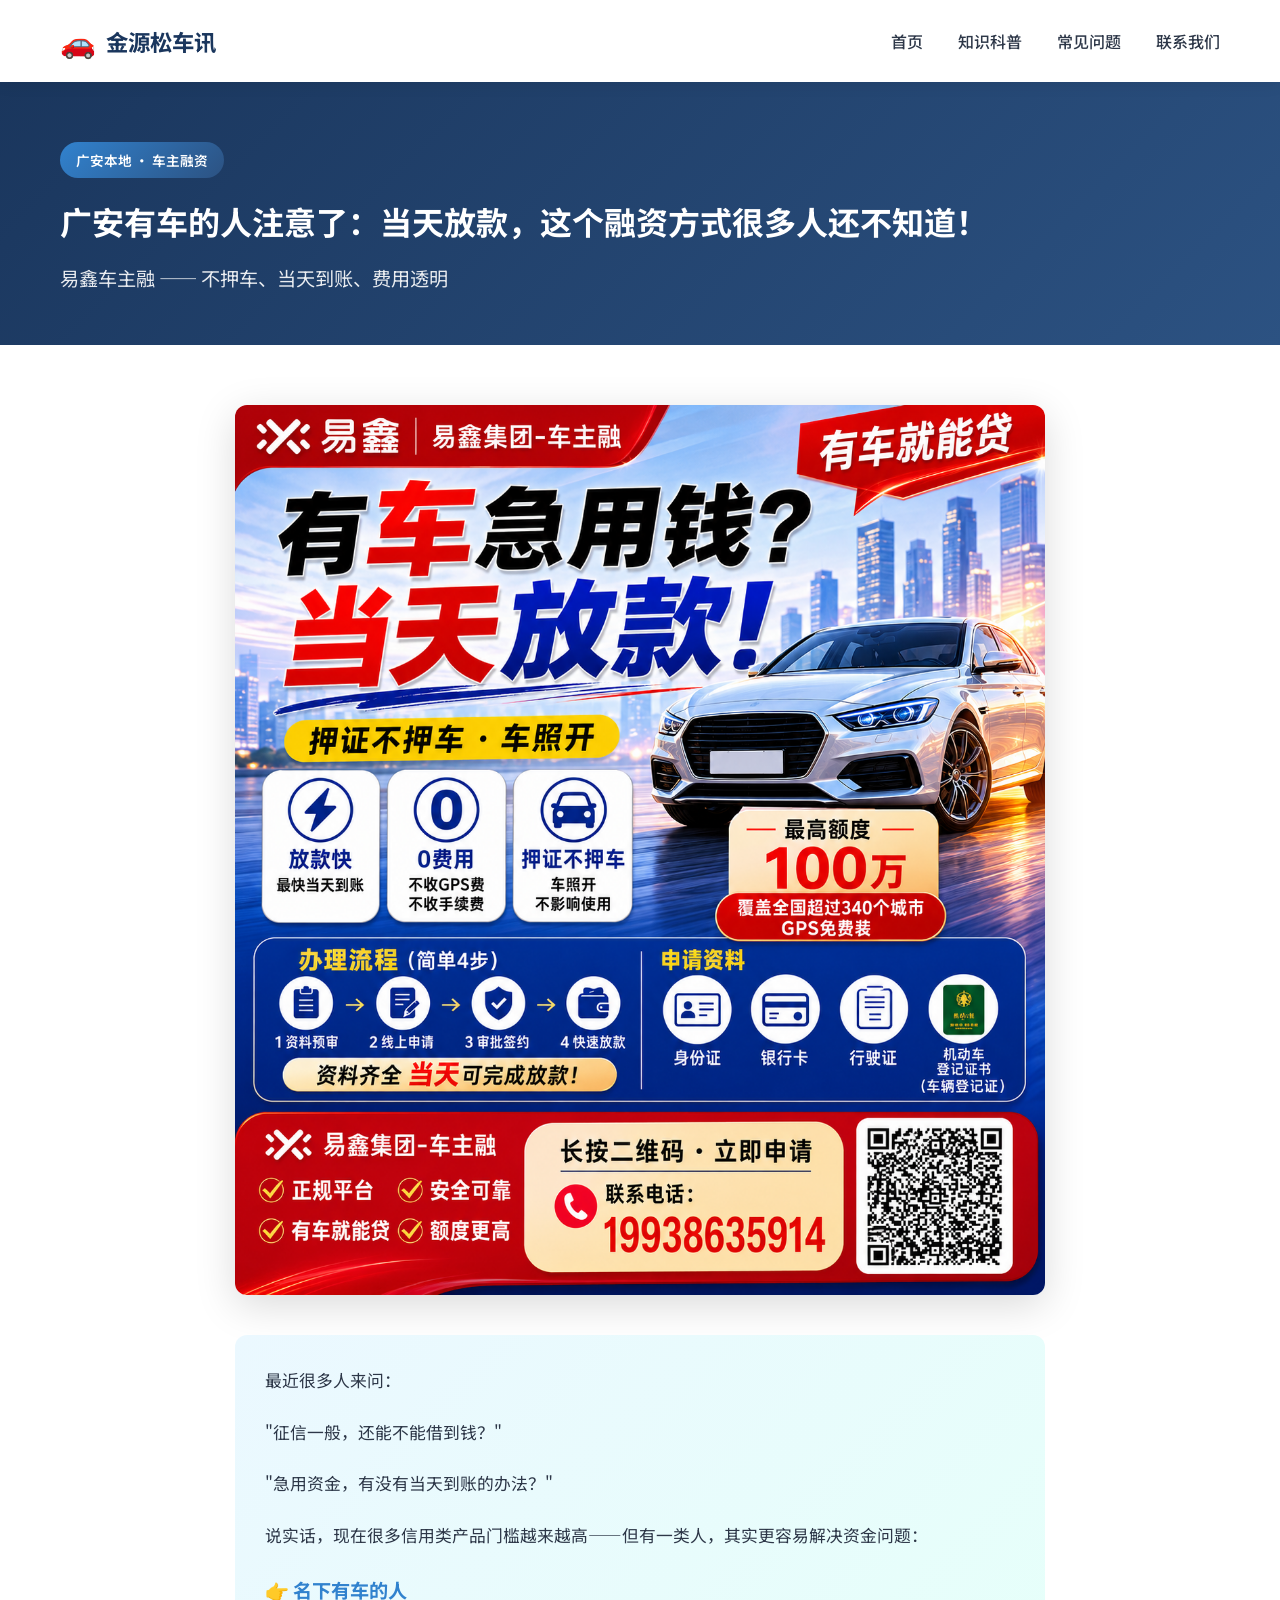
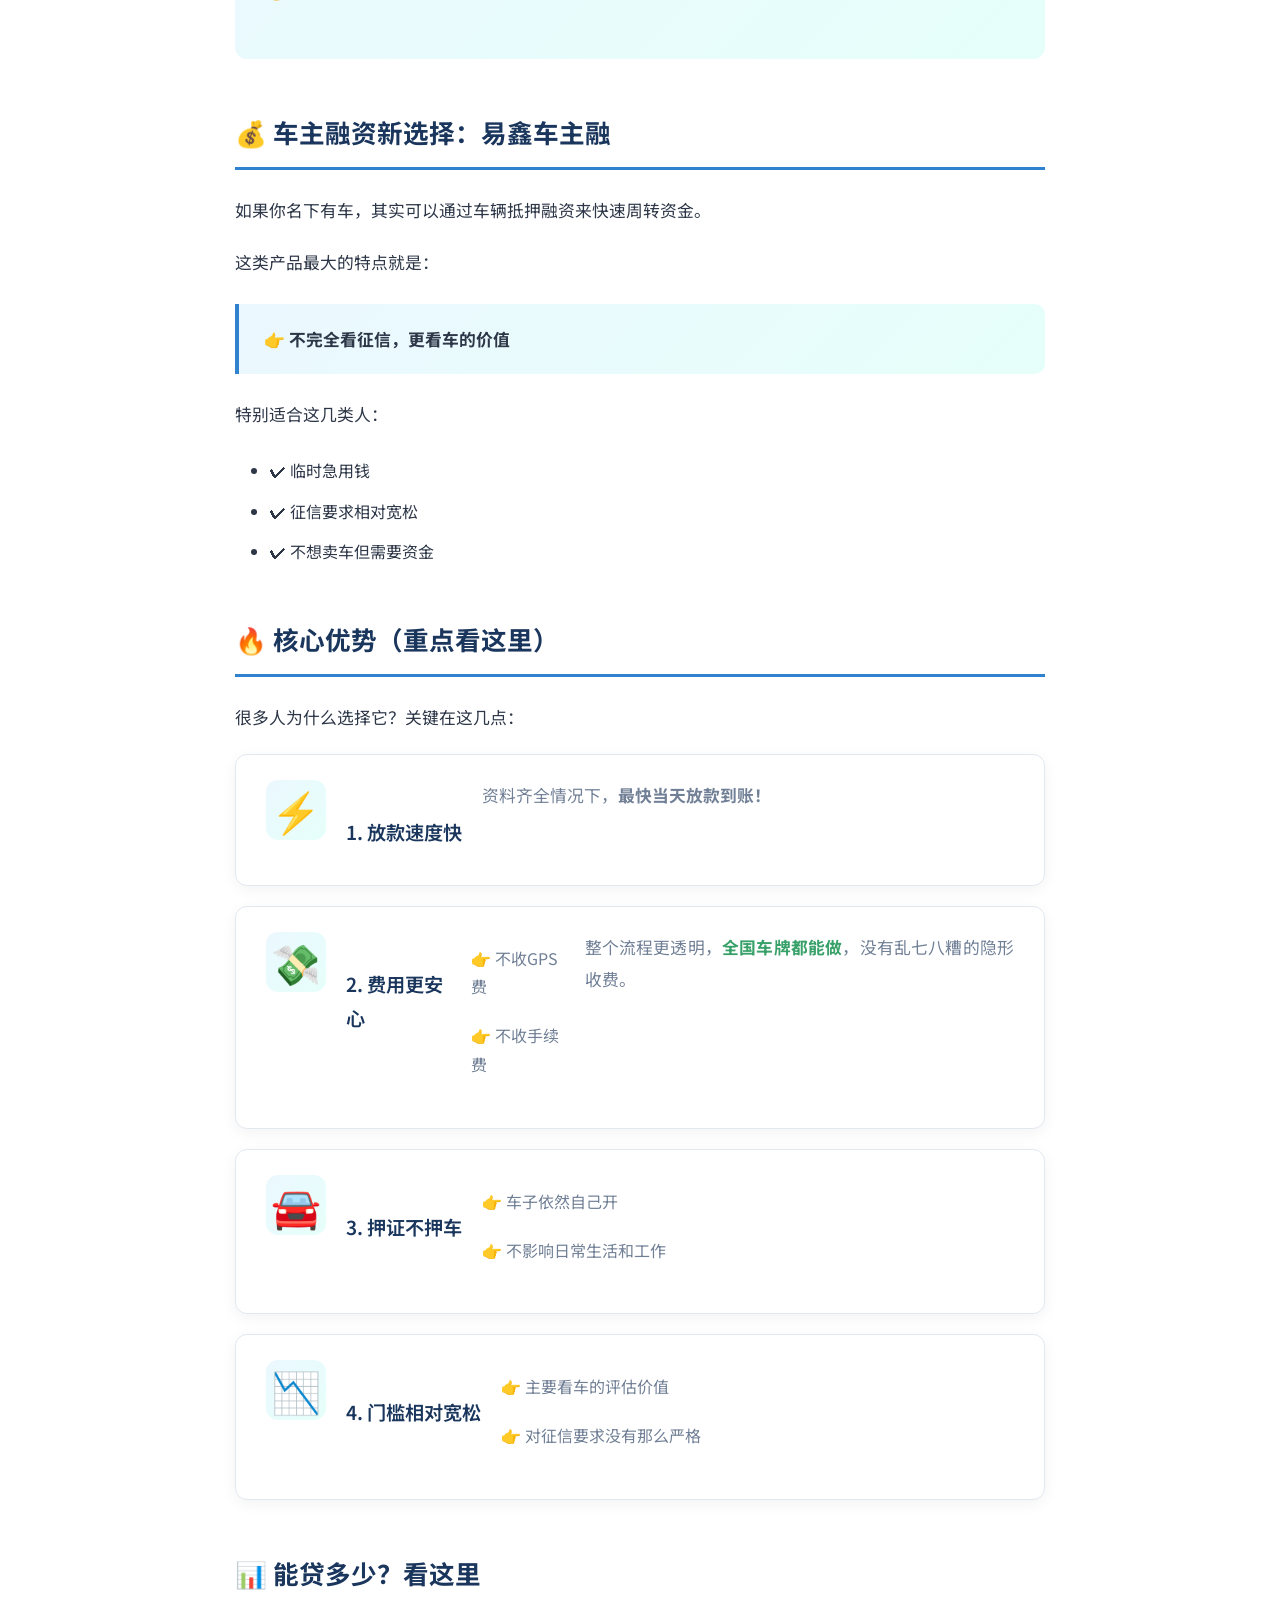
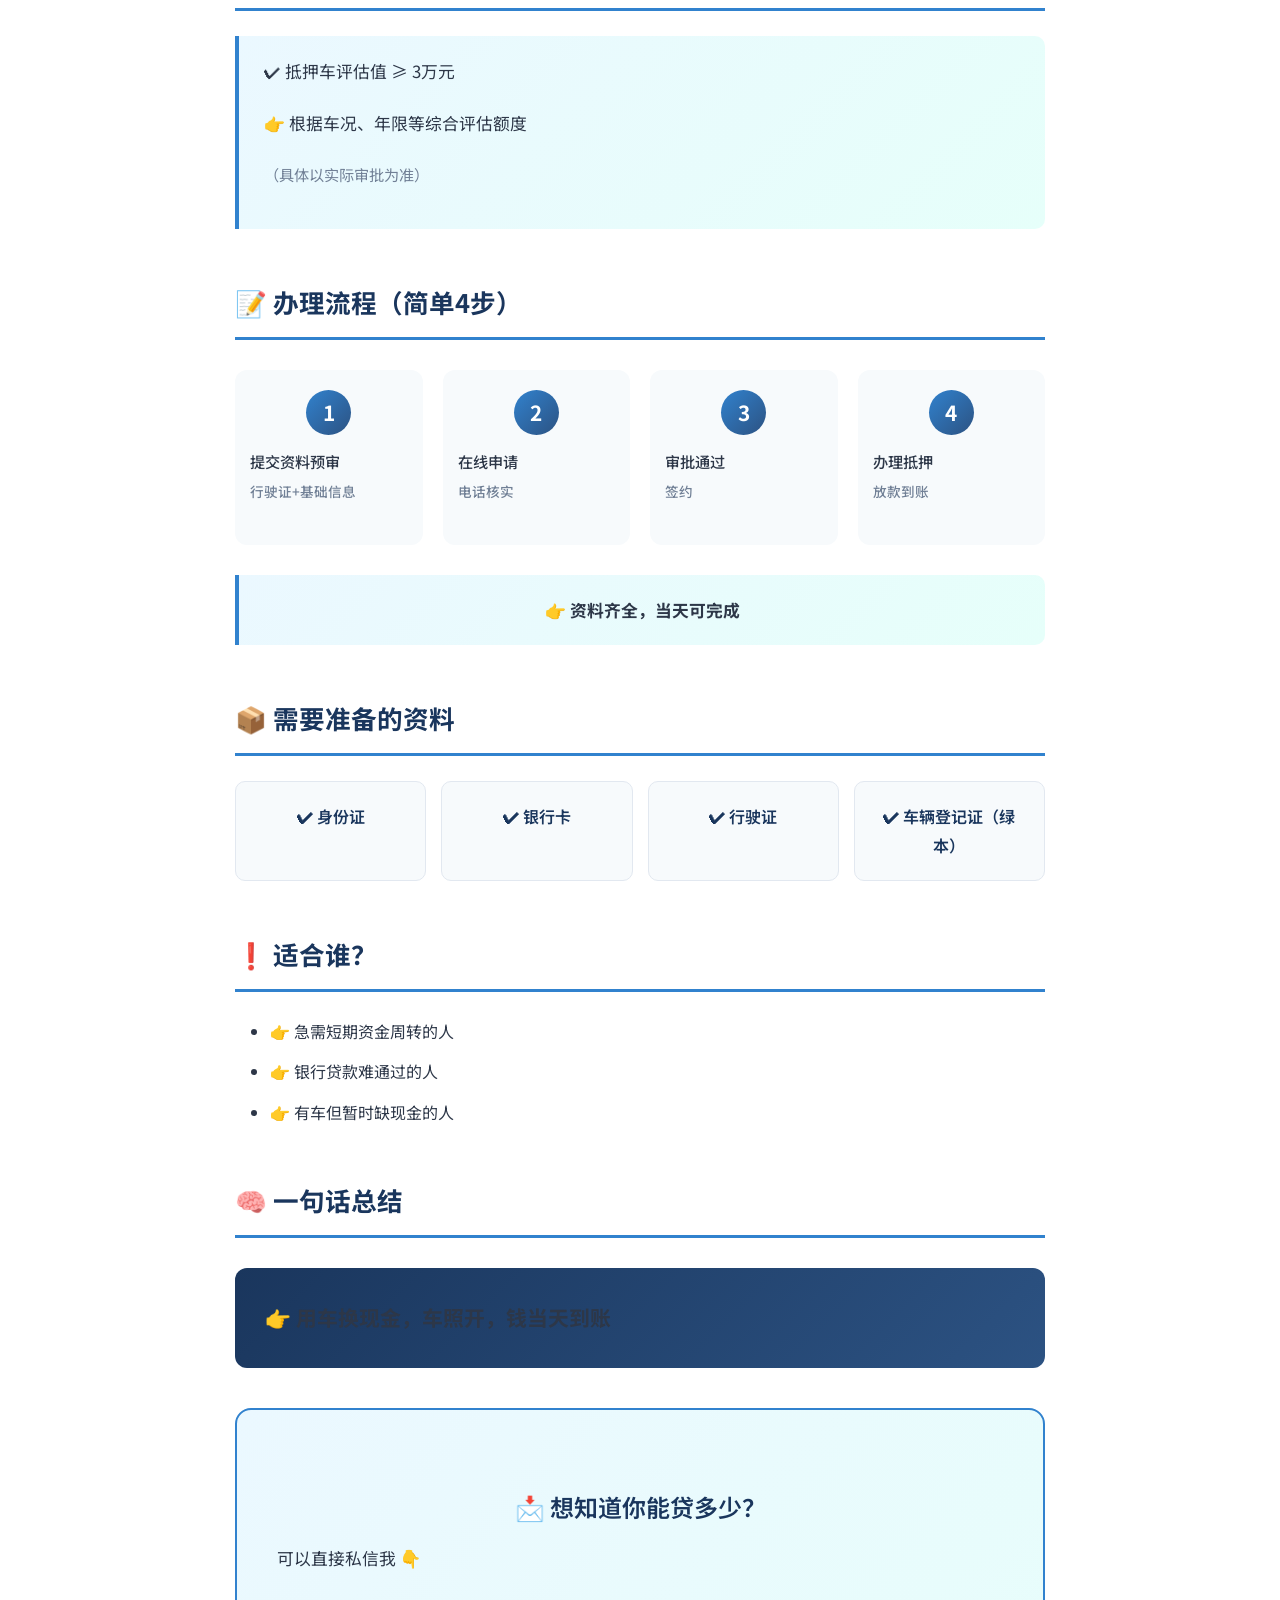
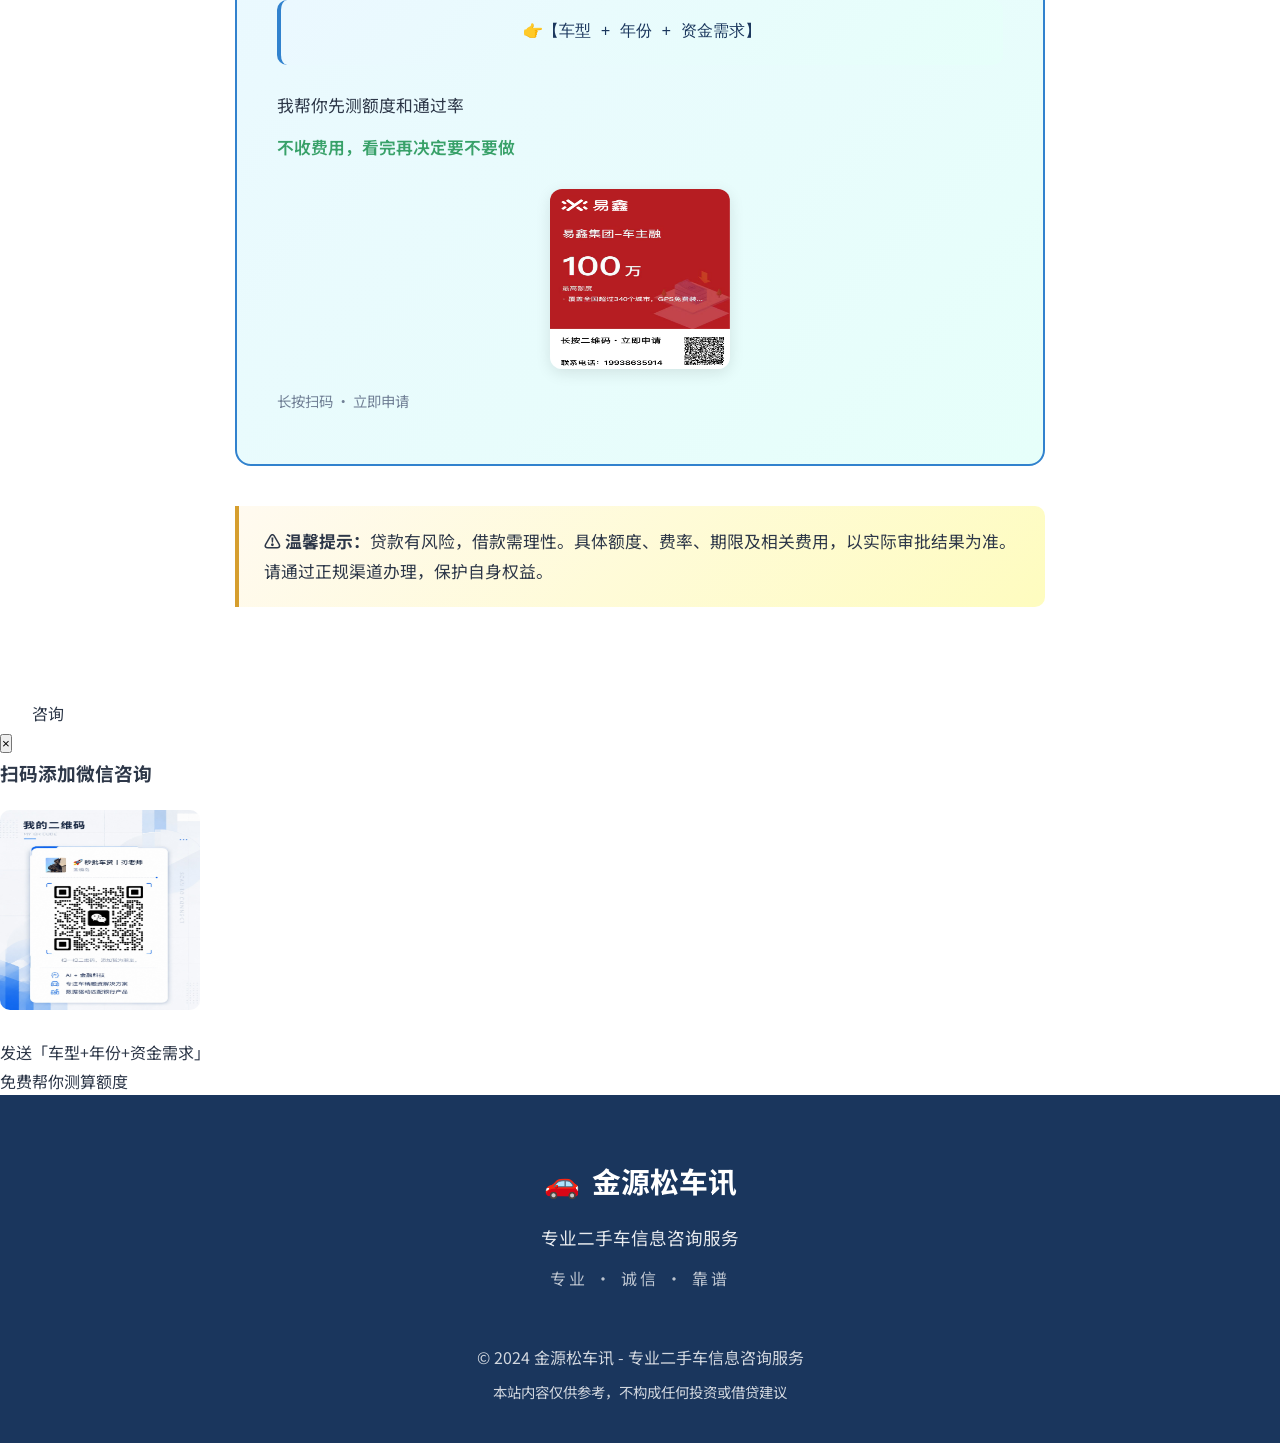
<file: yixin.html>
<!DOCTYPE html>
<html lang="zh-CN">
<head>
    <meta charset="UTF-8">
    <meta name="viewport" content="width=device-width, initial-scale=1.0">
    <title>广安车抵贷当天放款 - 易鑫车主融 - 金源松车讯</title>
    <meta name="description" content="广安车主融资新选择：易鑫车主融，不押车、当天放款、费用透明。征信一般也能申请，资料齐全最快当天到账。">
    <meta name="keywords" content="广安车抵贷,当天放款,不押车贷款,易鑫车主融,车主融资,征信一般能贷吗">
    <meta property="og:title" content="广安车抵贷当天放款 - 易鑫车主融 - 金源松车讯">
    <meta property="og:description" content="名下有车就能贷，不押车、当天放款、费用透明。">
    <meta property="og:type" content="article">
    <meta property="og:url" content="https://1509191786-lang.github.io/chezhurong/yixin.html">
    <link rel="stylesheet" href="style.css">
    <link rel="preconnect" href="https://fonts.googleapis.com">
    <link href="https://fonts.googleapis.com/css2?family=Noto+Sans+SC:wght@300;400;500;700&display=swap" rel="stylesheet">
</head>
<body>
    <!-- 导航栏 -->
    <nav class="navbar">
        <div class="container">
            <a href="index.html" class="logo">
                <span class="logo-icon">🚗</span>
                <span class="logo-text">金源松车讯</span>
            </a>
            <ul class="nav-links">
                <li><a href="index.html">首页</a></li>
                <li><a href="article.html">知识科普</a></li>
                <li><a href="faq.html">常见问题</a></li>
                <li><a href="index.html#contact">联系我们</a></li>
            </ul>
        </div>
    </nav>

    <!-- 文章头部 -->
    <header class="article-header">
        <div class="container">
            <span class="category" style="margin-bottom: 15px; display: inline-block;">广安本地 · 车主融资</span>
            <h1>广安有车的人注意了：当天放款，这个融资方式很多人还不知道！</h1>
            <p>易鑫车主融 —— 不押车、当天到账、费用透明</p>
        </div>
    </header>

    <!-- 文章内容 -->
    <article class="article-content">
        <div class="container">
            
            <!-- 官方海报 -->
            <div style="margin-bottom: 40px; border-radius: 12px; overflow: hidden; box-shadow: 0 10px 40px rgba(0,0,0,0.15);">
                <img src="images/yixin-poster.png" alt="易鑫车主融 - 有车就能贷，当天放款" style="width: 100%; height: auto; display: block;">
            </div>

            <!-- 开头引入 -->
            <div class="intro-box">
                <p>最近很多人来问：</p>
                <p>"征信一般，还能不能借到钱？"</p>
                <p>"急用资金，有没有当天到账的办法？"</p>
                <p>说实话，现在很多信用类产品门槛越来越高——但有一类人，其实更容易解决资金问题：</p>
                <p class="highlight-text"><strong>👉 名下有车的人</strong></p>
            </div>

            <!-- 产品介绍 -->
            <h2>💰 车主融资新选择：易鑫车主融</h2>
            <p>如果你名下有车，其实可以通过车辆抵押融资来快速周转资金。</p>
            <p>这类产品最大的特点就是：</p>
            <div class="highlight-box">
                <strong>👉 不完全看征信，更看车的价值</strong>
            </div>
            <p>特别适合这几类人：</p>
            <ul>
                <li>✔ 临时急用钱</li>
                <li>✔ 征信要求相对宽松</li>
                <li>✔ 不想卖车但需要资金</li>
            </ul>

            <!-- 核心优势 -->
            <h2>🔥 核心优势（重点看这里）</h2>
            <p>很多人为什么选择它？关键在这几点：</p>

            <div class="advantage-card">
                <div class="advantage-icon">⚡</div>
                <h3>1. 放款速度快</h3>
                <p>资料齐全情况下，<strong>最快当天放款到账！</strong></p>
            </div>

            <div class="advantage-card">
                <div class="advantage-icon">💸</div>
                <h3>2. 费用更安心</h3>
                <ul>
                    <li>👉 不收GPS费</li>
                    <li>👉 不收手续费</li>
                </ul>
                <p>整个流程更透明，<strong style="color: #38a169;">全国车牌都能做</strong>，没有乱七八糟的隐形收费。</p>
            </div>

            <div class="advantage-card">
                <div class="advantage-icon">🚘</div>
                <h3>3. 押证不押车</h3>
                <ul>
                    <li>👉 车子依然自己开</li>
                    <li>👉 不影响日常生活和工作</li>
                </ul>
            </div>

            <div class="advantage-card">
                <div class="advantage-icon">📉</div>
                <h3>4. 门槛相对宽松</h3>
                <ul>
                    <li>👉 主要看车的评估价值</li>
                    <li>👉 对征信要求没有那么严格</li>
                </ul>
            </div>

            <!-- 额度说明 -->
            <h2>📊 能贷多少？看这里</h2>
            <div class="highlight-box">
                <p>✔ 抵押车评估值 ≥ 3万元</p>
                <p>👉 根据车况、年限等综合评估额度</p>
                <p style="color: #718096; font-size: 0.95rem;">（具体以实际审批为准）</p>
            </div>

            <!-- 办理流程 -->
            <h2>📝 办理流程（简单4步）</h2>
            <div class="steps-grid">
                <div class="step-item">
                    <div class="step-number">1</div>
                    <p>提交资料预审<br><small>行驶证+基础信息</small></p>
                </div>
                <div class="step-item">
                    <div class="step-number">2</div>
                    <p>在线申请<br><small>电话核实</small></p>
                </div>
                <div class="step-item">
                    <div class="step-number">3</div>
                    <p>审批通过<br><small>签约</small></p>
                </div>
                <div class="step-item">
                    <div class="step-number">4</div>
                    <p>办理抵押<br><small>放款到账</small></p>
                </div>
            </div>
            <div class="highlight-box" style="text-align: center;">
                <strong>👉 资料齐全，当天可完成</strong>
            </div>

            <!-- 所需资料 -->
            <h2>📦 需要准备的资料</h2>
            <div class="docs-grid">
                <div class="doc-item">✔ 身份证</div>
                <div class="doc-item">✔ 银行卡</div>
                <div class="doc-item">✔ 行驶证</div>
                <div class="doc-item">✔ 车辆登记证（绿本）</div>
            </div>

            <!-- 适合谁 -->
            <h2>❗ 适合谁？</h2>
            <ul>
                <li>👉 急需短期资金周转的人</li>
                <li>👉 银行贷款难通过的人</li>
                <li>👉 有车但暂时缺现金的人</li>
            </ul>

            <!-- 总结 -->
            <h2>🧠 一句话总结</h2>
            <div class="summary-box">
                <p>👉 <strong>用车换现金，车照开，钱当天到账</strong></p>
            </div>

            <!-- CTA -->
            <div class="cta-banner">
                <h3>📩 想知道你能贷多少？</h3>
                <p>可以直接私信我 👇</p>
                <div class="info-template">
                    <code>👉【车型 + 年份 + 资金需求】</code>
                </div>
                <p>我帮你先测额度和通过率</p>
                <p style="color: #38a169; font-weight: 600;">不收费用，看完再决定要不要做</p>
                <div style="margin-top: 25px;">
                    <img src="images/yixin-qrcode.png" alt="易鑫车主融二维码" style="width: 180px; height: 180px; border-radius: 12px; box-shadow: 0 4px 15px rgba(0,0,0,0.1);">
                    <p style="color: #718096; font-size: 0.9rem; margin-top: 10px;">长按扫码 · 立即申请</p>
                </div>
            </div>

            <!-- 风险提示 -->
            <div class="warning-box" style="margin-top: 40px;">
                <strong>⚠️ 温馨提示：</strong>贷款有风险，借款需理性。具体额度、费率、期限及相关费用，以实际审批结果为准。请通过正规渠道办理，保护自身权益。
            </div>
        </div>
    </article>

    <!-- 悬浮咨询按钮 -->
    <div class="float-consult-btn" onclick="document.getElementById('wechatPopup').style.display='flex'">
        <svg width="28" height="28" viewBox="0 0 24 24" fill="white"><path d="M8.5 13.5l2.5 3 3.5-4.5" stroke="white" stroke-width="2" fill="none" stroke-linecap="round" stroke-linejoin="round"/><path d="M12 2C6.48 2 2 6.48 2 12s4.48 10 10 10 10-4.48 10-10S17.52 2 12 2zm0 18c-4.41 0-8-3.59-8-8s3.59-8 8-8 8 3.59 8 8-3.59 8-8 8z" fill="white"/></svg>
        <span>咨询</span>
    </div>

    <!-- 微信弹窗 -->
    <div id="wechatPopup" class="popup-overlay" onclick="if(event.target===this)this.style.display='none'">
        <div class="popup-card wechat-popup">
            <button class="popup-close" onclick="document.getElementById('wechatPopup').style.display='none'">&times;</button>
            <h3>扫码添加微信咨询</h3>
            <img src="images/qrcode.jpg" alt="微信二维码" style="width:200px;height:200px;border-radius:10px;margin:20px 0;">
            <p>发送「车型+年份+资金需求」<br>免费帮你测算额度</p>
        </div>
    </div>

    <!-- 页脚 -->
    <footer class="footer">
        <div class="container">
            <div class="footer-content">
                <div class="footer-brand">
                    <span class="logo-icon">🚗</span>
                    <span class="logo-text">金源松车讯</span>
                </div>
                <p class="footer-desc">专业二手车信息咨询服务</p>
                <p class="footer-slogan">专业 · 诚信 · 靠谱</p>
            </div>
            <div class="footer-bottom">
                <p>&copy; 2024 金源松车讯 - 专业二手车信息咨询服务</p>
                <p class="footer-note">本站内容仅供参考，不构成任何投资或借贷建议</p>
            </div>
        </div>
    </footer>
</body>
</html>
</file>
<file: style.css>
/* 基础样式 */
* {
    margin: 0;
    padding: 0;
    box-sizing: border-box;
}

:root {
    --primary-color: #1a365d;
    --secondary-color: #2c5282;
    --accent-color: #3182ce;
    --success-color: #38a169;
    --danger-color: #e53e3e;
    --warning-color: #d69e2e;
    --text-color: #2d3748;
    --text-light: #718096;
    --bg-light: #f7fafc;
    --bg-white: #fff;
    --border-color: #e2e8f0;
    --gradient-start: #1a365d;
    --gradient-end: #2c5282;
}

body {
    font-family: 'Noto Sans SC', -apple-system, BlinkMacSystemFont, 'Segoe UI', Roboto, sans-serif;
    line-height: 1.8;
    color: var(--text-color);
    background-color: var(--bg-white);
}

.container {
    max-width: 1200px;
    margin: 0 auto;
    padding: 0 20px;
}

/* 导航栏 */
.navbar {
    background: var(--bg-white);
    box-shadow: 0 2px 15px rgba(0,0,0,0.08);
    position: sticky;
    top: 0;
    z-index: 1000;
}

.navbar .container {
    display: flex;
    justify-content: space-between;
    align-items: center;
    padding: 15px 20px;
}

.logo {
    display: flex;
    align-items: center;
    gap: 10px;
    text-decoration: none;
    font-size: 1.4rem;
    font-weight: 700;
    color: var(--primary-color);
}

.logo-icon {
    font-size: 1.8rem;
}

.nav-links {
    display: flex;
    list-style: none;
    gap: 35px;
}

.nav-links a {
    text-decoration: none;
    color: var(--text-color);
    font-weight: 500;
    font-size: 1rem;
    transition: color 0.3s;
    position: relative;
}

.nav-links a:hover,
.nav-links a.active {
    color: var(--accent-color);
}

.nav-links a::after {
    content: '';
    position: absolute;
    bottom: -5px;
    left: 0;
    width: 0;
    height: 2px;
    background: var(--accent-color);
    transition: width 0.3s;
}

.nav-links a:hover::after,
.nav-links a.active::after {
    width: 100%;
}

/* Hero 区域 */
.hero {
    background: linear-gradient(135deg, var(--gradient-start) 0%, var(--gradient-end) 100%);
    color: white;
    padding: 80px 0;
    position: relative;
    overflow: hidden;
}

.hero::before {
    content: '';
    position: absolute;
    top: 0;
    right: 0;
    width: 50%;
    height: 100%;
    background: url('data:image/svg+xml,<svg xmlns="http://www.w3.org/2000/svg" viewBox="0 0 100 100"><circle cx="80" cy="20" r="40" fill="rgba(255,255,255,0.03)"/><circle cx="90" cy="80" r="30" fill="rgba(255,255,255,0.02)"/></svg>');
    pointer-events: none;
}

.hero-content {
    display: grid;
    grid-template-columns: 1fr 1fr;
    gap: 60px;
    align-items: center;
    position: relative;
    z-index: 1;
}

.hero-text h1 {
    font-size: 2.8rem;
    margin-bottom: 15px;
    font-weight: 700;
    line-height: 1.3;
}

.hero-subtitle {
    font-size: 1.3rem;
    opacity: 0.9;
    margin-bottom: 20px;
    letter-spacing: 3px;
}

.hero-desc {
    font-size: 1.1rem;
    opacity: 0.85;
    margin-bottom: 35px;
    line-height: 1.8;
}

.hero-buttons {
    display: flex;
    gap: 15px;
    flex-wrap: wrap;
}

.hero-image {
    display: flex;
    justify-content: center;
    align-items: center;
}

.business-card-img {
    max-width: 100%;
    height: auto;
    border-radius: 15px;
    box-shadow: 0 25px 50px rgba(0,0,0,0.3);
    transform: rotate(-3deg);
    transition: transform 0.3s;
}

.business-card-img:hover {
    transform: rotate(0deg) scale(1.02);
}

/* 按钮 */
.btn {
    display: inline-block;
    padding: 14px 32px;
    border-radius: 8px;
    text-decoration: none;
    font-weight: 600;
    font-size: 1rem;
    transition: all 0.3s;
    cursor: pointer;
    border: none;
}

.btn-primary {
    background: white;
    color: var(--primary-color);
    box-shadow: 0 4px 15px rgba(0,0,0,0.2);
}

.btn-primary:hover {
    background: #f7fafc;
    transform: translateY(-2px);
    box-shadow: 0 6px 20px rgba(0,0,0,0.25);
}

.btn-secondary {
    background: transparent;
    color: white;
    border: 2px solid rgba(255,255,255,0.5);
}

.btn-secondary:hover {
    background: rgba(255,255,255,0.1);
    border-color: white;
}

.btn-outline-white {
    background: transparent;
    color: white;
    border: 2px solid rgba(255,255,255,0.4);
}

.btn-outline-white:hover {
    background: rgba(255,255,255,0.15);
    border-color: rgba(255,255,255,0.8);
}

.btn-hero-action {
    display: inline-flex;
    align-items: center;
    gap: 8px;
    font-size: 1.05rem;
    padding: 14px 28px;
}

.btn-icon {
    font-size: 1.2rem;
}

/* 区域标题 */
.section-title {
    font-size: 2rem;
    color: var(--primary-color);
    text-align: center;
    margin-bottom: 15px;
    position: relative;
    font-weight: 700;
}

.section-title::after {
    content: '';
    display: block;
    width: 60px;
    height: 4px;
    background: linear-gradient(90deg, var(--accent-color), var(--secondary-color));
    margin: 15px auto 0;
    border-radius: 2px;
}

.section-subtitle {
    text-align: center;
    color: var(--text-light);
    font-size: 1rem;
    margin-bottom: 45px;
    margin-top: 5px;
}

/* 特色区域 */
.features {
    padding: 80px 0;
    background: var(--bg-light);
}

.feature-grid {
    display: grid;
    grid-template-columns: repeat(auto-fit, minmax(260px, 1fr));
    gap: 30px;
}

.feature-card {
    background: white;
    padding: 40px 30px;
    border-radius: 12px;
    text-align: center;
    box-shadow: 0 5px 20px rgba(0,0,0,0.06);
    transition: all 0.3s;
    border: 1px solid var(--border-color);
}

.feature-card:hover {
    transform: translateY(-8px);
    box-shadow: 0 15px 40px rgba(0,0,0,0.1);
    border-color: var(--accent-color);
}

.feature-icon {
    font-size: 3.5rem;
    margin-bottom: 20px;
}

.feature-card h3 {
    color: var(--primary-color);
    margin-bottom: 12px;
    font-size: 1.3rem;
}

.feature-card p {
    color: var(--text-light);
    font-size: 0.95rem;
    line-height: 1.7;
}

/* ========== 成功案例区域 ========== */
.cases {
    padding: 80px 0;
    background: white;
}

.cases-scroll-wrapper {
    overflow-x: auto;
    -webkit-overflow-scrolling: touch;
    scrollbar-width: thin;
    scrollbar-color: var(--accent-color) var(--border-color);
    margin: 0 -20px;
    padding: 0 20px;
}

.cases-scroll-wrapper::-webkit-scrollbar {
    height: 6px;
}

.cases-scroll-wrapper::-webkit-scrollbar-track {
    background: var(--border-color);
    border-radius: 3px;
}

.cases-scroll-wrapper::-webkit-scrollbar-thumb {
    background: var(--accent-color);
    border-radius: 3px;
}

.cases-grid {
    display: grid;
    grid-template-columns: repeat(5, 1fr);
    gap: 24px;
    min-width: 1100px;
}

.case-card {
    background: white;
    border-radius: 16px;
    padding: 30px 24px;
    text-align: center;
    box-shadow: 0 4px 20px rgba(0,0,0,0.06);
    border: 1px solid var(--border-color);
    transition: all 0.3s;
    position: relative;
    overflow: hidden;
}

.case-card:hover {
    transform: translateY(-6px);
    box-shadow: 0 12px 35px rgba(0,0,0,0.12);
    border-color: var(--accent-color);
}

.case-badge {
    position: absolute;
    top: 16px;
    right: 16px;
    padding: 4px 12px;
    border-radius: 20px;
    font-size: 0.75rem;
    font-weight: 600;
}

.case-badge-full {
    background: #c6f6d5;
    color: #22543d;
}

.case-badge-loan {
    background: #fefcbf;
    color: #744210;
}

.case-badge-credit {
    background: #e9d8fd;
    color: #44337a;
}

.case-car-icon {
    font-size: 2.8rem;
    margin-bottom: 12px;
}

.case-car-name {
    color: var(--primary-color);
    font-size: 1.25rem;
    font-weight: 700;
    margin-bottom: 4px;
}

.case-car-year {
    color: var(--text-light);
    font-size: 0.9rem;
    margin-bottom: 20px;
}

.case-amount {
    background: linear-gradient(135deg, #ebf8ff 0%, #e6fffa 100%);
    border-radius: 12px;
    padding: 16px 12px;
    margin-bottom: 20px;
}

.case-amount-label {
    display: block;
    font-size: 0.8rem;
    color: var(--text-light);
    margin-bottom: 4px;
}

.case-amount-value {
    display: block;
    font-size: 2.2rem;
    font-weight: 700;
    color: var(--accent-color);
    line-height: 1.2;
}

.case-unit {
    font-size: 1rem;
    font-weight: 500;
    color: var(--accent-color);
}

.case-details {
    display: flex;
    flex-direction: column;
    gap: 10px;
}

.case-detail-item {
    display: flex;
    justify-content: space-between;
    align-items: center;
    padding: 8px 12px;
    background: var(--bg-light);
    border-radius: 8px;
}

.case-detail-label {
    font-size: 0.85rem;
    color: var(--text-light);
}

.case-detail-value {
    font-size: 0.85rem;
    font-weight: 600;
    color: var(--text-color);
}

.case-fast {
    color: var(--success-color);
}

.case-normal {
    color: var(--warning-color);
}

/* ========== 重要提醒区域 ========== */
.notice-section {
    padding: 80px 0;
    background: var(--bg-light);
}

.notice-card {
    background: white;
    border-radius: 16px;
    overflow: hidden;
    box-shadow: 0 10px 40px rgba(0,0,0,0.08);
    border: 1px solid var(--border-color);
}

.notice-image {
    width: 100%;
    height: auto;
    display: block;
}

.notice-content {
    padding: 35px 40px;
}

.notice-content h3 {
    color: var(--primary-color);
    font-size: 1.5rem;
    margin-bottom: 25px;
    padding-bottom: 15px;
    border-bottom: 2px solid var(--border-color);
}

.notice-content ul {
    list-style: none;
    padding: 0;
}

.notice-content li {
    padding: 12px 0;
    padding-left: 30px;
    position: relative;
    border-bottom: 1px dashed var(--border-color);
}

.notice-content li:last-child {
    border-bottom: none;
}

.notice-content li::before {
    content: '\2713';
    position: absolute;
    left: 0;
    color: var(--success-color);
    font-weight: bold;
    font-size: 1.2rem;
}

/* ========== 知识科普区域 ========== */
.article-preview {
    padding: 80px 0;
    background: white;
}

.article-card {
    background: white;
    border-radius: 16px;
    padding: 45px;
    box-shadow: 0 10px 40px rgba(0,0,0,0.08);
    border: 1px solid var(--border-color);
}

.article-content-wrapper {
    display: grid;
    grid-template-columns: 1.2fr 0.8fr;
    gap: 50px;
    align-items: center;
}

.article-meta {
    display: flex;
    gap: 15px;
    margin-bottom: 20px;
    align-items: center;
}

.category {
    background: linear-gradient(135deg, var(--accent-color), var(--secondary-color));
    color: white;
    padding: 6px 16px;
    border-radius: 20px;
    font-size: 0.85rem;
    font-weight: 600;
}

.date {
    color: var(--text-light);
    font-size: 0.9rem;
}

.article-text h3 {
    color: var(--primary-color);
    margin-bottom: 20px;
    font-size: 1.6rem;
    line-height: 1.4;
}

.article-text p {
    color: var(--text-light);
    margin-bottom: 25px;
    line-height: 1.8;
    font-size: 1.05rem;
}

.article-highlights {
    display: flex;
    gap: 12px;
    flex-wrap: wrap;
    margin-bottom: 30px;
}

.highlight-tag {
    background: #e6fffa;
    color: #234e52;
    padding: 8px 16px;
    border-radius: 6px;
    font-size: 0.9rem;
    font-weight: 500;
    border: 1px solid #b2f5ea;
}

.comparison-preview {
    background: linear-gradient(135deg, #f7fafc 0%, #edf2f7 100%);
    border-radius: 12px;
    padding: 30px;
    text-align: center;
}

.compare-item {
    padding: 20px;
    border-radius: 10px;
    margin: 10px 0;
}

.compare-item.good {
    background: #c6f6d5;
    border: 2px solid #9ae6b4;
}

.compare-item.bad {
    background: #fed7d7;
    border: 2px solid #fc8181;
}

.compare-icon {
    display: inline-block;
    width: 30px;
    height: 30px;
    border-radius: 50%;
    background: white;
    line-height: 30px;
    margin-right: 10px;
    font-weight: bold;
}

.compare-item.good .compare-icon {
    color: var(--success-color);
}

.compare-item.bad .compare-icon {
    color: var(--danger-color);
}

.compare-item span {
    font-weight: 600;
    font-size: 1.1rem;
    display: block;
    margin-top: 8px;
}

.compare-item small {
    color: var(--text-light);
    font-size: 0.85rem;
}

.vs-divider {
    font-size: 1.2rem;
    font-weight: 700;
    color: var(--text-light);
    margin: 15px 0;
}

/* ========== 文章区域CTA引导 ========== */
.article-cta {
    display: flex;
    align-items: center;
    justify-content: space-between;
    gap: 30px;
    margin-top: 40px;
    padding: 35px 40px;
    background: linear-gradient(135deg, var(--gradient-start) 0%, var(--gradient-end) 100%);
    border-radius: 16px;
    color: white;
}

.article-cta-content h3 {
    font-size: 1.4rem;
    font-weight: 700;
    margin-bottom: 8px;
}

.article-cta-content p {
    opacity: 0.9;
    font-size: 1rem;
}

.btn-cta-action {
    background: white;
    color: var(--primary-color);
    white-space: nowrap;
    font-size: 1.05rem;
    padding: 14px 32px;
    box-shadow: 0 4px 15px rgba(0,0,0,0.2);
}

.btn-cta-action:hover {
    background: #f7fafc;
    transform: translateY(-2px);
    box-shadow: 0 6px 20px rgba(0,0,0,0.25);
}

/* ========== 对比表格 ========== */
.comparison {
    padding: 80px 0;
    background: var(--bg-light);
}

.table-wrapper {
    overflow-x: auto;
    border-radius: 12px;
    box-shadow: 0 10px 40px rgba(0,0,0,0.08);
}

.compare-table {
    width: 100%;
    border-collapse: collapse;
    background: white;
    font-size: 0.95rem;
}

.compare-table th,
.compare-table td {
    padding: 18px 24px;
    text-align: left;
    border-bottom: 1px solid var(--border-color);
}

.compare-table th {
    background: var(--primary-color);
    color: white;
    font-weight: 600;
    font-size: 1rem;
}

.compare-table th.highlight-green {
    background: var(--success-color);
}

.compare-table th.highlight-red {
    background: var(--danger-color);
}

.compare-table tbody tr:hover {
    background: #f7fafc;
}

.compare-table tbody tr:last-child td {
    border-bottom: none;
}

.compare-table td.highlight-green {
    color: var(--success-color);
    font-weight: 600;
}

.compare-table td.highlight-red {
    color: var(--danger-color);
    font-weight: 600;
}

/* ========== 我们的承诺区域 ========== */
.promise {
    padding: 80px 0;
    background: white;
}

.promise-grid {
    display: grid;
    grid-template-columns: repeat(auto-fit, minmax(260px, 1fr));
    gap: 24px;
}

.promise-card {
    background: var(--bg-light);
    border-radius: 16px;
    padding: 35px 28px;
    text-align: center;
    border: 1px solid var(--border-color);
    transition: all 0.3s;
}

.promise-card:hover {
    transform: translateY(-6px);
    box-shadow: 0 12px 35px rgba(0,0,0,0.1);
    border-color: var(--accent-color);
    background: white;
}

.promise-icon {
    width: 72px;
    height: 72px;
    margin: 0 auto 20px;
    background: linear-gradient(135deg, #ebf8ff 0%, #e6fffa 100%);
    border-radius: 50%;
    display: flex;
    align-items: center;
    justify-content: center;
    color: var(--accent-color);
}

.promise-icon svg {
    width: 36px;
    height: 36px;
}

.promise-card h3 {
    color: var(--primary-color);
    font-size: 1.2rem;
    font-weight: 700;
    margin-bottom: 12px;
}

.promise-card p {
    color: var(--text-light);
    font-size: 0.93rem;
    line-height: 1.7;
}

/* ========== 联系我们 ========== */
.contact {
    padding: 80px 0;
    background: linear-gradient(180deg, var(--bg-light) 0%, white 100%);
}

.contact-wrapper {
    display: grid;
    grid-template-columns: 1fr 1fr;
    gap: 50px;
}

.contact-info {
    text-align: center;
}

.contact-info h3 {
    color: var(--primary-color);
    margin-bottom: 30px;
    font-size: 1.4rem;
}

.qrcode-box {
    background: white;
    padding: 30px;
    border-radius: 16px;
    box-shadow: 0 10px 40px rgba(0,0,0,0.08);
    display: inline-block;
}

.qrcode-img {
    width: 220px;
    height: 220px;
    border-radius: 12px;
}

.qrcode-tip {
    margin-top: 15px;
    color: var(--text-light);
    font-size: 0.95rem;
}

.contact-form-box {
    background: white;
    padding: 40px;
    border-radius: 16px;
    box-shadow: 0 10px 40px rgba(0,0,0,0.08);
}

.contact-form-box h3 {
    color: var(--primary-color);
    margin-bottom: 20px;
    font-size: 1.4rem;
}

.contact-form-box p {
    color: var(--text-light);
    margin-bottom: 20px;
}

.info-template {
    background: linear-gradient(135deg, #ebf8ff 0%, #e6fffa 100%);
    padding: 20px;
    border-radius: 10px;
    margin: 25px 0;
    border-left: 4px solid var(--accent-color);
}

.info-template code {
    color: var(--primary-color);
    font-size: 1rem;
    font-weight: 500;
    display: block;
    line-height: 1.6;
}

.contact-tips {
    margin-top: 30px;
    padding-top: 25px;
    border-top: 1px solid var(--border-color);
}

.contact-tips h4 {
    color: var(--warning-color);
    margin-bottom: 15px;
    font-size: 1.1rem;
}

.contact-tips ul {
    list-style: none;
    padding: 0;
}

.contact-tips li {
    padding: 8px 0;
    padding-left: 25px;
    position: relative;
    color: var(--text-light);
    font-size: 0.95rem;
}

.contact-tips li::before {
    content: '\2022';
    position: absolute;
    left: 8px;
    color: var(--accent-color);
    font-weight: bold;
}

/* ========== 页脚 ========== */
.footer {
    background: var(--primary-color);
    color: white;
    padding: 60px 0 30px;
}

.footer-content {
    text-align: center;
    margin-bottom: 30px;
}

.footer-brand {
    display: flex;
    align-items: center;
    justify-content: center;
    gap: 12px;
    font-size: 1.8rem;
    font-weight: 700;
    margin-bottom: 15px;
}

.footer-desc {
    font-size: 1.1rem;
    opacity: 0.9;
    margin-bottom: 10px;
}

.footer-slogan {
    font-size: 1rem;
    opacity: 0.7;
    letter-spacing: 3px;
}

.footer-links {
    display: flex;
    justify-content: center;
    gap: 30px;
    margin-bottom: 30px;
    padding-bottom: 30px;
    border-top: 1px solid rgba(255,255,255,0.1);
    border-bottom: 1px solid rgba(255,255,255,0.1);
}

.footer-links a {
    color: rgba(255,255,255,0.8);
    text-decoration: none;
    font-size: 0.95rem;
    transition: color 0.3s;
}

.footer-links a:hover {
    color: white;
}

.footer-bottom {
    text-align: center;
    padding-top: 20px;
}

.footer-bottom p {
    margin-bottom: 8px;
    opacity: 0.8;
}

.footer-note {
    opacity: 0.6;
    font-size: 0.9rem;
}

/* ========== 固定悬浮微信咨询按钮 ========== */
.floating-wechat {
    position: fixed;
    bottom: 30px;
    right: 30px;
    z-index: 9999;
}

.floating-btn {
    display: flex;
    align-items: center;
    gap: 8px;
    background: linear-gradient(135deg, #07c160 0%, #06ad56 100%);
    color: white;
    padding: 14px 22px;
    border-radius: 50px;
    cursor: pointer;
    box-shadow: 0 6px 24px rgba(7, 193, 96, 0.4);
    transition: all 0.3s;
    font-size: 0.95rem;
    font-weight: 600;
    user-select: none;
    white-space: nowrap;
}

.floating-btn:hover {
    transform: translateY(-3px);
    box-shadow: 0 10px 30px rgba(7, 193, 96, 0.5);
}

.floating-btn:active {
    transform: translateY(-1px);
}

.qr-popup {
    position: absolute;
    bottom: 70px;
    right: 0;
    width: 260px;
    background: white;
    border-radius: 16px;
    box-shadow: 0 12px 40px rgba(0,0,0,0.15);
    overflow: hidden;
    opacity: 0;
    visibility: hidden;
    transform: translateY(10px) scale(0.95);
    transition: all 0.3s cubic-bezier(0.4, 0, 0.2, 1);
    pointer-events: none;
}

.qr-popup.active {
    opacity: 1;
    visibility: visible;
    transform: translateY(0) scale(1);
    pointer-events: auto;
}

.qr-popup-header {
    display: flex;
    align-items: center;
    justify-content: space-between;
    padding: 14px 18px;
    background: linear-gradient(135deg, #07c160 0%, #06ad56 100%);
    color: white;
    font-weight: 600;
    font-size: 0.95rem;
}

.qr-popup-close {
    background: none;
    border: none;
    color: white;
    font-size: 1.4rem;
    cursor: pointer;
    width: 28px;
    height: 28px;
    border-radius: 50%;
    display: flex;
    align-items: center;
    justify-content: center;
    transition: background 0.2s;
    line-height: 1;
}

.qr-popup-close:hover {
    background: rgba(255,255,255,0.2);
}

.qr-popup-body {
    padding: 20px;
    text-align: center;
}

.qr-popup-img {
    width: 180px;
    height: 180px;
    border-radius: 10px;
    margin-bottom: 12px;
}

.qr-popup-body p {
    color: var(--text-light);
    font-size: 0.85rem;
}

/* ========== 文章页面样式 ========== */
.article-header {
    background: linear-gradient(135deg, var(--gradient-start) 0%, var(--gradient-end) 100%);
    color: white;
    padding: 60px 0 50px;
}

.article-header h1 {
    font-size: 2rem;
    margin-bottom: 10px;
    font-weight: 700;
}

.article-header p {
    font-size: 1.2rem;
    opacity: 0.9;
}

.article-content {
    padding: 60px 0;
    background: white;
}

.article-content .container {
    max-width: 850px;
}

.article-content h2 {
    color: var(--primary-color);
    font-size: 1.6rem;
    margin: 50px 0 25px;
    padding-bottom: 12px;
    border-bottom: 3px solid var(--accent-color);
    font-weight: 700;
}

.article-content h3 {
    color: var(--secondary-color);
    font-size: 1.25rem;
    margin: 35px 0 18px;
    font-weight: 600;
}

.article-content p {
    margin-bottom: 20px;
    text-align: justify;
    line-height: 1.9;
    color: var(--text-color);
    font-size: 1.05rem;
}

.article-content ul,
.article-content ol {
    margin: 25px 0;
    padding-left: 35px;
}

.article-content li {
    margin-bottom: 12px;
    line-height: 1.8;
}

.highlight-box {
    background: linear-gradient(135deg, #ebf8ff 0%, #e6fffa 100%);
    border-left: 4px solid var(--accent-color);
    padding: 20px 25px;
    margin: 25px 0;
    border-radius: 0 10px 10px 0;
    font-size: 1.05rem;
}

.warning-box {
    background: linear-gradient(135deg, #fffaf0 0%, #fefcbf 100%);
    border-left: 4px solid var(--warning-color);
    padding: 20px 25px;
    margin: 25px 0;
    border-radius: 0 10px 10px 0;
    font-size: 1.05rem;
}

.danger-box {
    background: linear-gradient(135deg, #fff5f5 0%, #fed7d7 100%);
    border-left: 4px solid var(--danger-color);
    padding: 20px 25px;
    margin: 25px 0;
    border-radius: 0 10px 10px 0;
    font-size: 1.05rem;
}

/* ========== 响应式设计 ========== */

/* 平板 */
@media (max-width: 992px) {
    .hero-content {
        grid-template-columns: 1fr;
        text-align: center;
    }

    .hero-text h1 {
        font-size: 2.2rem;
    }

    .hero-image {
        order: -1;
    }

    .business-card-img {
        max-width: 300px;
    }

    .article-content-wrapper {
        grid-template-columns: 1fr;
    }

    .contact-wrapper {
        grid-template-columns: 1fr;
    }

    .contact-info {
        order: 2;
    }

    .cases-grid {
        min-width: 900px;
    }
}

/* 手机 */
@media (max-width: 768px) {
    html {
        font-size: 16px;
    }

    body {
        font-size: 16px;
        line-height: 1.7;
    }

    .nav-links {
        gap: 18px;
    }

    .nav-links a {
        font-size: 0.9rem;
    }

    .hero {
        padding: 50px 0;
    }

    .hero-text h1 {
        font-size: 1.7rem;
        line-height: 1.4;
    }

    .hero-subtitle {
        font-size: 1.1rem;
        margin-bottom: 12px;
    }

    .hero-desc {
        font-size: 1rem;
        margin-bottom: 25px;
    }

    .hero-buttons {
        flex-direction: column;
    }

    .btn-hero-action {
        width: 100%;
        justify-content: center;
    }

    .btn-outline-white {
        width: 100%;
        text-align: center;
    }

    .section-title {
        font-size: 1.5rem;
        margin-bottom: 12px;
    }

    .section-subtitle {
        font-size: 0.95rem;
        margin-bottom: 30px;
    }

    .feature-grid {
        grid-template-columns: repeat(2, 1fr);
        gap: 16px;
    }

    .feature-card {
        padding: 25px 18px;
    }

    .feature-icon {
        font-size: 2.5rem;
        margin-bottom: 12px;
    }

    .feature-card h3 {
        font-size: 1.1rem;
    }

    .feature-card p {
        font-size: 0.88rem;
    }

    /* 案例区域手机端横向滚动 */
    .cases {
        padding: 50px 0;
    }

    .cases-grid {
        min-width: 780px;
        gap: 16px;
    }

    .case-card {
        padding: 24px 18px;
        min-width: 200px;
    }

    .case-amount-value {
        font-size: 1.8rem;
    }

    .notice-section {
        padding: 50px 0;
    }

    .notice-content {
        padding: 25px 20px;
    }

    .article-preview {
        padding: 50px 0;
    }

    .article-card {
        padding: 25px 20px;
    }

    .article-text h3 {
        font-size: 1.3rem;
    }

    .article-text p {
        font-size: 0.95rem;
    }

    /* 文章CTA手机端 */
    .article-cta {
        flex-direction: column;
        text-align: center;
        padding: 28px 24px;
        margin-top: 30px;
    }

    .article-cta-content h3 {
        font-size: 1.2rem;
    }

    .btn-cta-action {
        width: 100%;
        text-align: center;
    }

    .comparison {
        padding: 50px 0;
    }

    .compare-table {
        font-size: 0.82rem;
    }

    .compare-table th,
    .compare-table td {
        padding: 10px 12px;
    }

    /* 承诺区域 */
    .promise {
        padding: 50px 0;
    }

    .promise-grid {
        grid-template-columns: repeat(2, 1fr);
        gap: 14px;
    }

    .promise-card {
        padding: 24px 18px;
    }

    .promise-card h3 {
        font-size: 1.05rem;
    }

    .promise-card p {
        font-size: 0.85rem;
    }

    .contact {
        padding: 50px 0;
    }

    .contact-form-box {
        padding: 28px 22px;
    }

    .footer-brand {
        font-size: 1.5rem;
    }

    .footer-links {
        gap: 20px;
    }

    /* 悬浮按钮手机端 */
    .floating-wechat {
        bottom: 20px;
        right: 20px;
    }

    .floating-btn {
        padding: 12px 18px;
        font-size: 0.88rem;
    }

    .floating-btn svg {
        width: 24px;
        height: 24px;
    }

    .qr-popup {
        width: 240px;
        right: -10px;
    }

    .qr-popup-img {
        width: 160px;
        height: 160px;
    }
}

/* 小屏手机 */
@media (max-width: 480px) {
    html {
        font-size: 16px;
    }

    .hero-text h1 {
        font-size: 1.5rem;
    }

    .feature-grid {
        grid-template-columns: 1fr;
    }

    .promise-grid {
        grid-template-columns: 1fr;
    }

    .article-highlights {
        flex-direction: column;
    }

    .highlight-tag {
        text-align: center;
    }

    .cases-grid {
        min-width: 260px;
    }

    .case-card {
        min-width: 220px;
    }
}

/* ========== 易鑫文章页专属样式 ========== */
.intro-box {
    background: linear-gradient(135deg, #ebf8ff 0%, #e6fffa 100%);
    padding: 30px;
    border-radius: 12px;
    margin-bottom: 30px;
    line-height: 2;
}

.intro-box .highlight-text {
    font-size: 1.2rem;
    color: var(--accent-color);
    margin-top: 10px;
}

.advantage-card {
    background: white;
    border: 1px solid var(--border-color);
    border-radius: 12px;
    padding: 25px 30px;
    margin: 20px 0;
    box-shadow: 0 4px 15px rgba(0,0,0,0.05);
    display: flex;
    gap: 20px;
    align-items: flex-start;
    transition: all 0.3s;
}

.advantage-card:hover {
    box-shadow: 0 8px 25px rgba(0,0,0,0.1);
    border-color: var(--accent-color);
}

.advantage-icon {
    font-size: 2.5rem;
    flex-shrink: 0;
    width: 60px;
    height: 60px;
    display: flex;
    align-items: center;
    justify-content: center;
    background: linear-gradient(135deg, #ebf8ff 0%, #e6fffa 100%);
    border-radius: 12px;
}

.advantage-card h3 {
    color: var(--primary-color);
    font-size: 1.2rem;
    margin-bottom: 10px;
}

.advantage-card p {
    color: var(--text-light);
    margin-bottom: 8px;
}

.advantage-card ul {
    list-style: none;
    padding: 0;
    margin: 8px 0;
}

.advantage-card li {
    padding: 4px 0;
    color: var(--text-light);
}

.steps-grid {
    display: grid;
    grid-template-columns: repeat(4, 1fr);
    gap: 20px;
    margin: 30px 0;
}

.step-item {
    text-align: center;
    padding: 20px 15px;
    background: var(--bg-light);
    border-radius: 12px;
}

.step-number {
    width: 45px;
    height: 45px;
    border-radius: 50%;
    background: linear-gradient(135deg, var(--accent-color), var(--secondary-color));
    color: white;
    font-size: 1.3rem;
    font-weight: 700;
    display: flex;
    align-items: center;
    justify-content: center;
    margin: 0 auto 12px;
}

.step-item p {
    color: var(--text-color);
    font-size: 0.95rem;
    font-weight: 500;
}

.step-item small {
    color: var(--text-light);
    font-size: 0.85rem;
}

.docs-grid {
    display: grid;
    grid-template-columns: repeat(4, 1fr);
    gap: 15px;
    margin: 20px 0;
}

.doc-item {
    background: var(--bg-light);
    padding: 20px;
    border-radius: 10px;
    text-align: center;
    font-weight: 600;
    color: var(--primary-color);
    font-size: 1rem;
    border: 1px solid var(--border-color);
}

.summary-box {
    background: linear-gradient(135deg, var(--primary-color) 0%, var(--secondary-color) 100%);
    color: white;
    padding: 30px;
    border-radius: 12px;
    text-align: center;
    margin: 30px 0;
}

.summary-box p {
    font-size: 1.3rem;
    margin: 0;
}

.cta-banner {
    background: linear-gradient(135deg, #ebf8ff 0%, #e6fffa 100%);
    border: 2px solid var(--accent-color);
    border-radius: 16px;
    padding: 40px;
    text-align: center;
    margin: 40px 0;
}

.cta-banner h3 {
    color: var(--primary-color);
    font-size: 1.5rem;
    margin-bottom: 15px;
}

.cta-banner p {
    color: var(--text-color);
    margin-bottom: 10px;
}

/* 易鑫文章页手机端 */
@media (max-width: 768px) {
    .steps-grid {
        grid-template-columns: repeat(2, 1fr);
        gap: 12px;
    }

    .docs-grid {
        grid-template-columns: repeat(2, 1fr);
        gap: 10px;
    }

    .advantage-card {
        flex-direction: column;
        text-align: center;
        padding: 20px;
    }

    .advantage-icon {
        margin: 0 auto;
    }

    .cta-banner {
        padding: 25px 20px;
    }

    .cta-banner h3 {
        font-size: 1.3rem;
    }

    .summary-box p {
        font-size: 1.1rem;
    }
}
</file>
